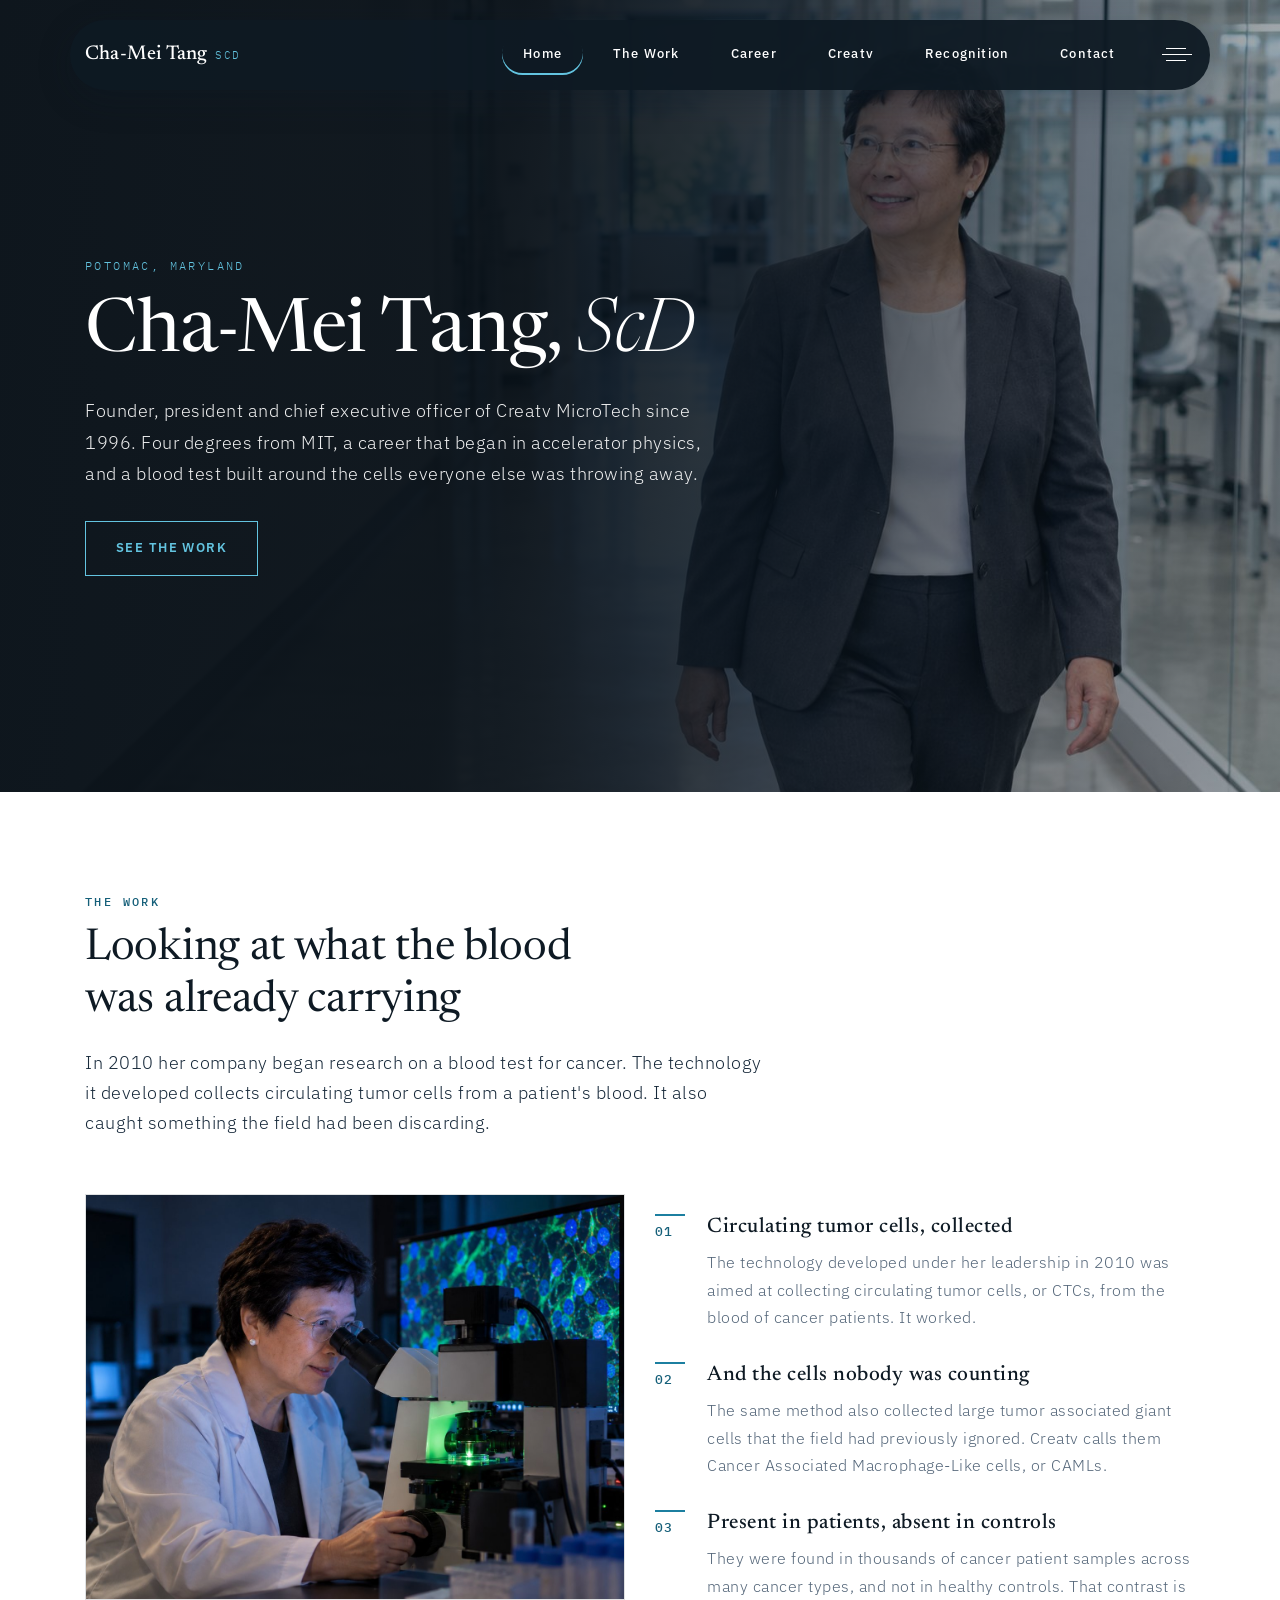
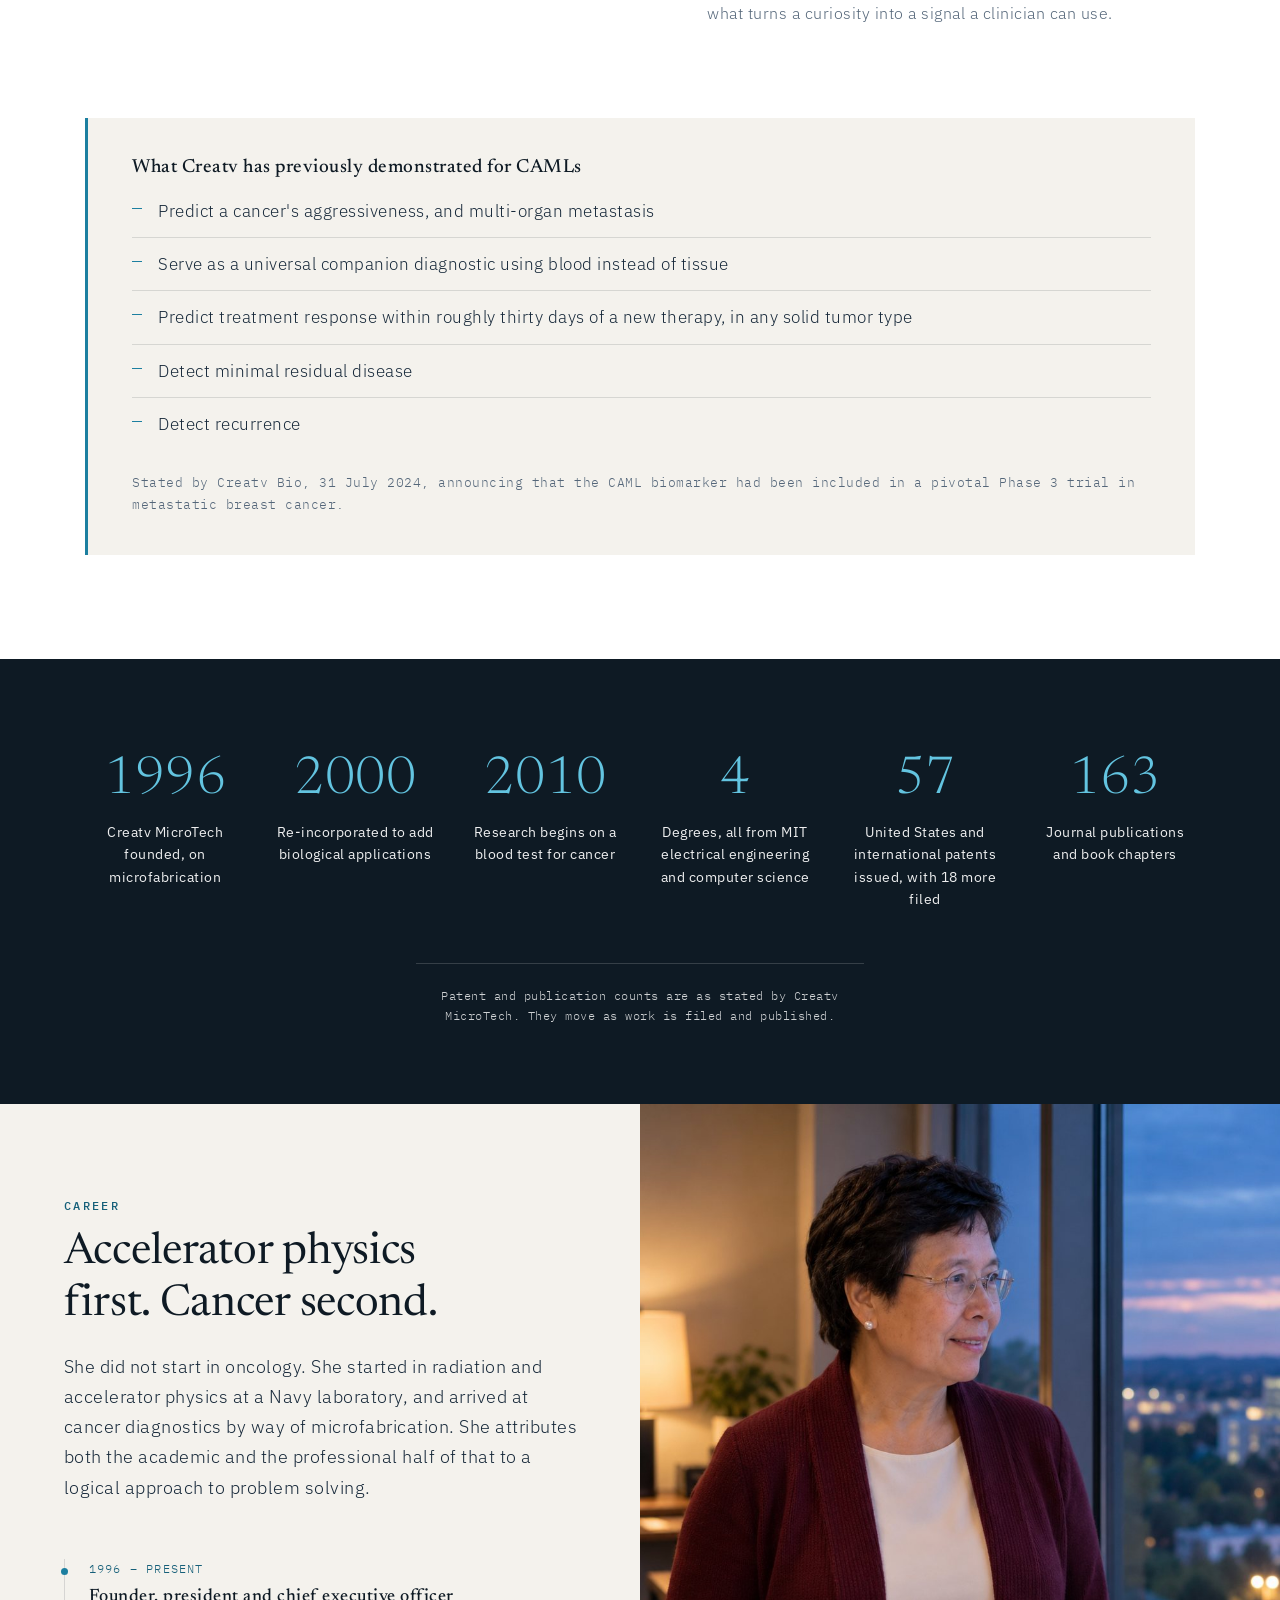
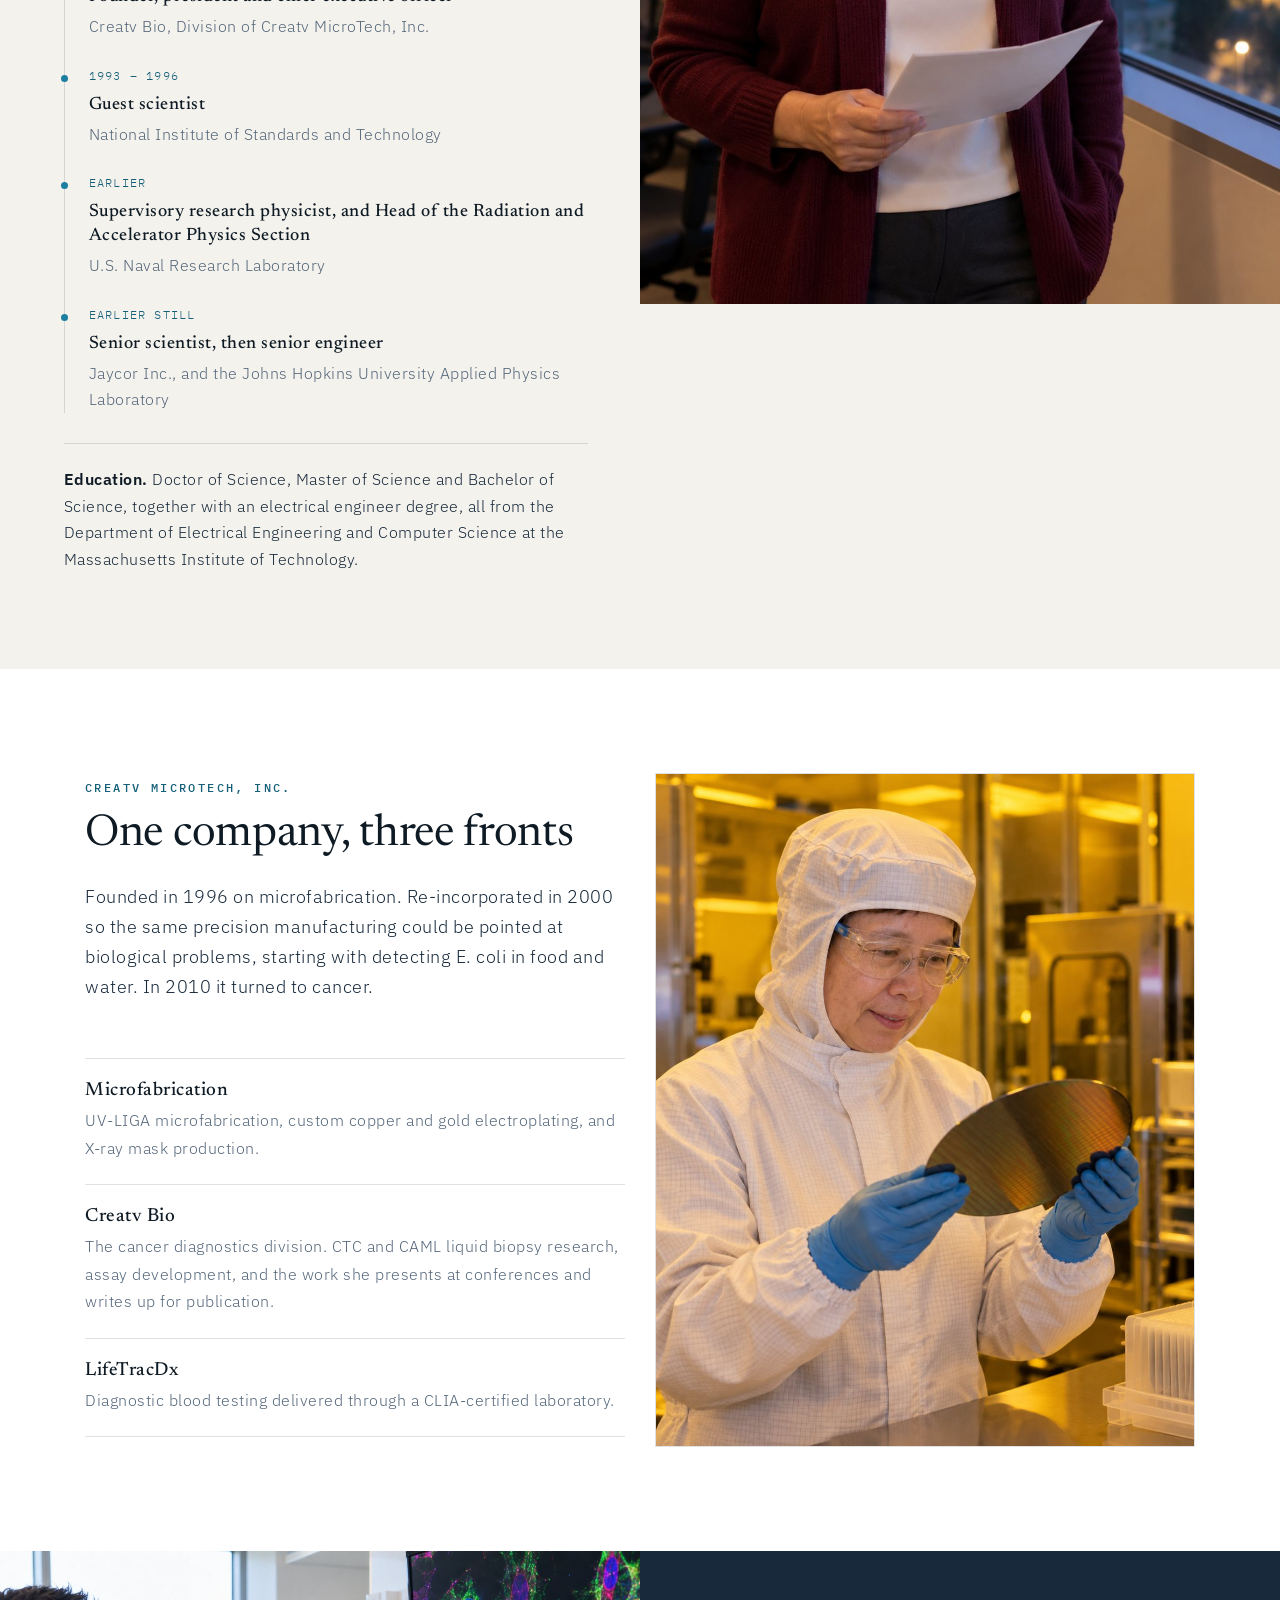
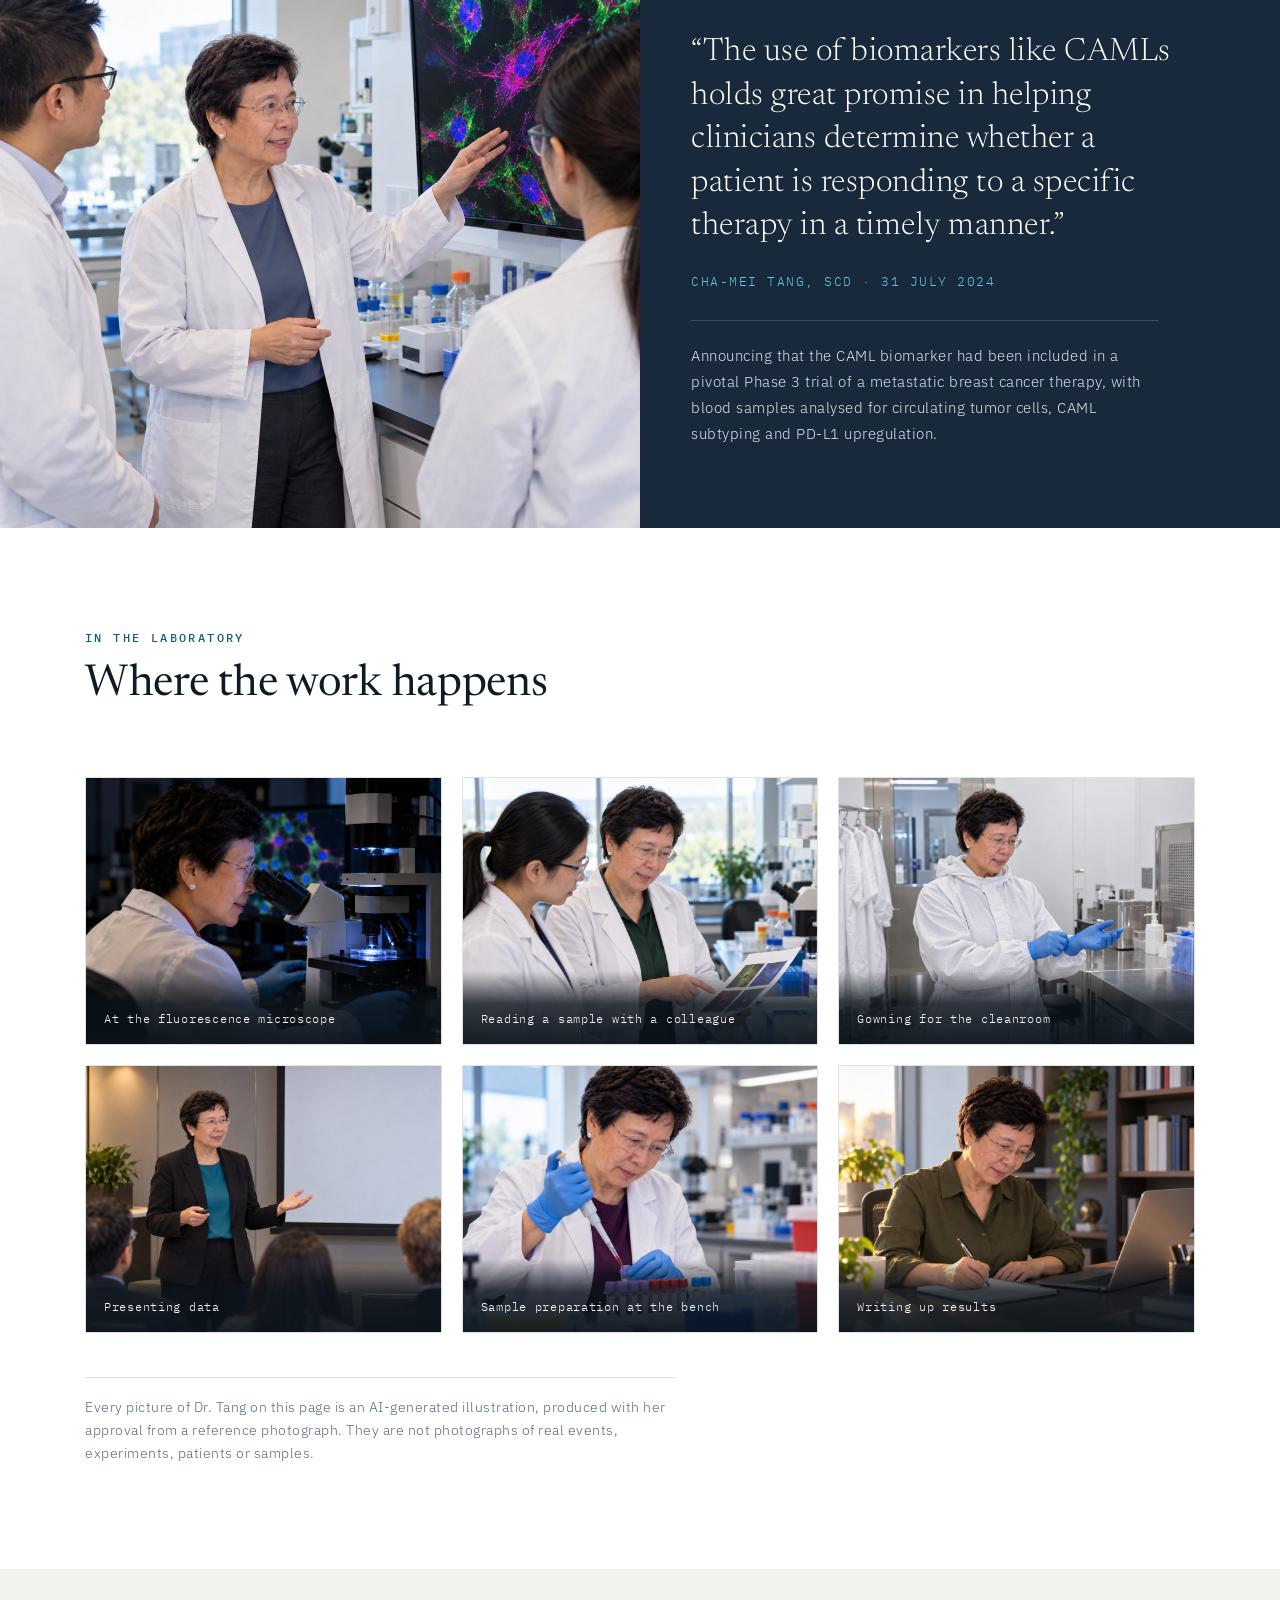
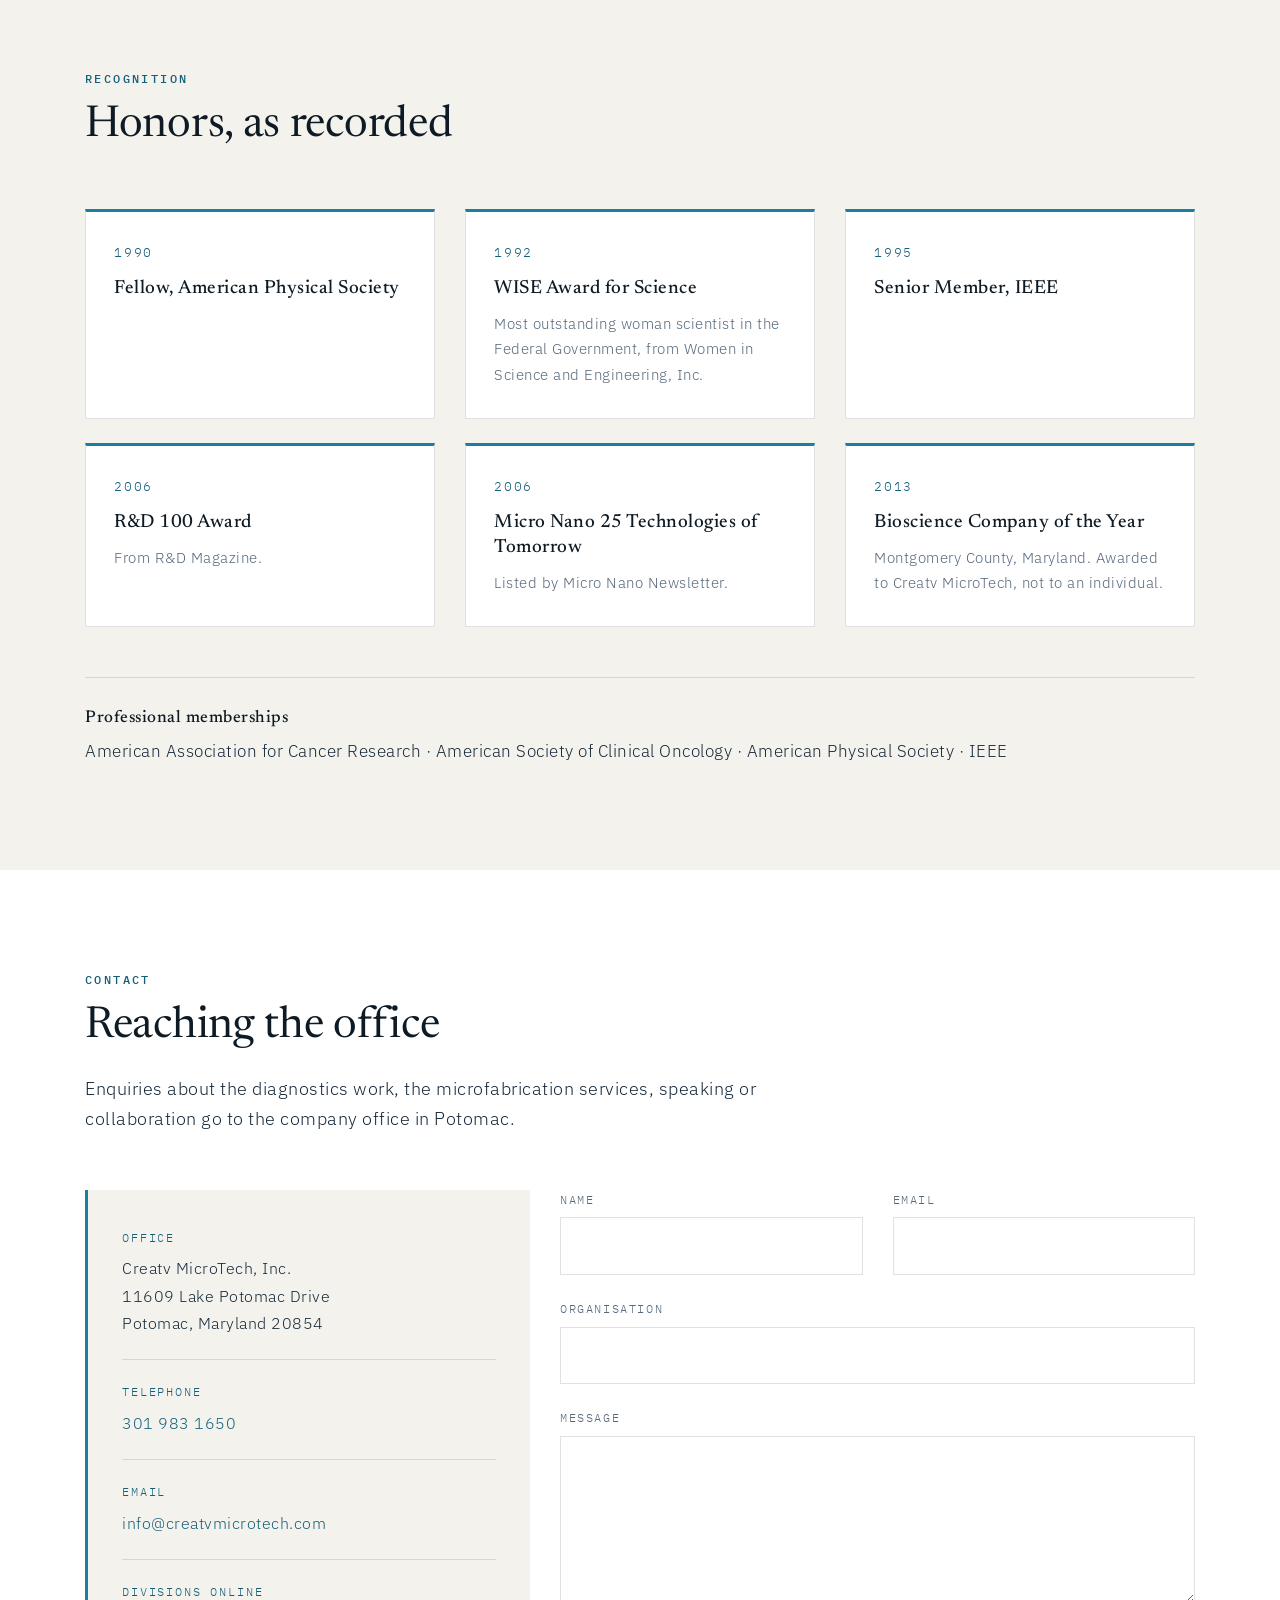
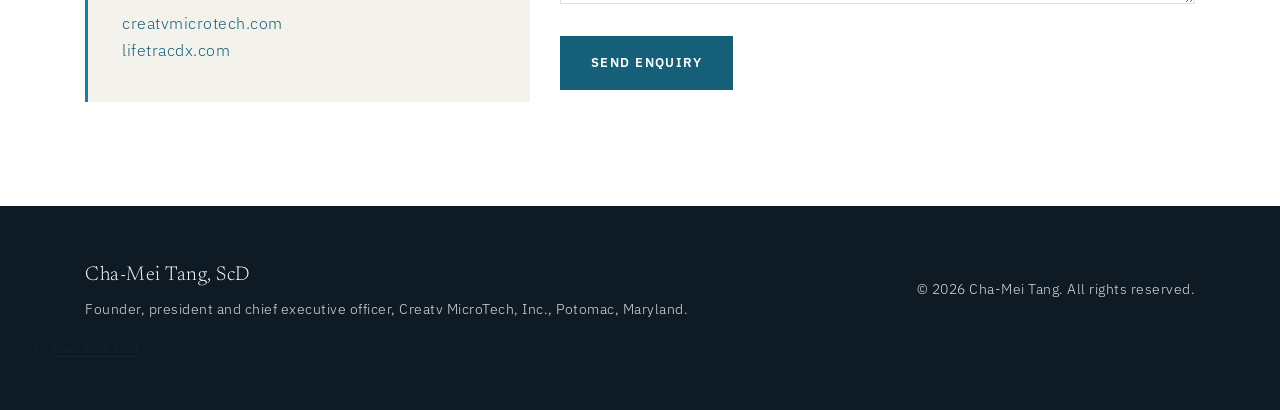
<file: index.html>
<!DOCTYPE html>
<html lang="en">
<head>
    <meta charset="utf-8">
    <meta content="width=device-width, initial-scale=1, shrink-to-fit=no" name="viewport">
    <meta name="description" content="Cha-Mei Tang, ScD, founder, president and chief executive officer of Creatv MicroTech in Potomac, Maryland. Four decades in physics and engineering, and a blood test that finds the cells cancer leaves behind.">
    <meta name="robots" content="noindex,nofollow">
    <title>Cha-Mei Tang, ScD</title>

    <link rel="icon" href="personal-profile/img/favicon.png">
    <link rel="stylesheet" href="vendor/css/bundle.min.css">
    <link rel="stylesheet" href="vendor/css/jquery.fancybox.min.css">
    <link rel="stylesheet" href="personal-profile/css/style.css">
    <link rel="stylesheet" href="personal-profile/css/custom.css">
    <!-- Site stylesheet. Loads last so it wins the cascade. -->
    <link rel="stylesheet" href="personal-profile/css/site.css">
</head>
<body data-spy="scroll" data-target=".navbar-nav" data-offset="90">

    <div class="loader" id="loader-fade">
        <div class="loader-container">
            <div class="circle"></div>
        </div>
    </div>

    <header>
        <nav class="navbar navbar-top-default navbar-expand-lg black nav-radius transparent-bg box-nav not-full no-animation ct-nav">
            <div class="container radius nav-box-shadow">
                <a class="logo link ct-logo" href="#home">
                    <span class="ct-logo-name">Cha&#8209;Mei&nbsp;Tang</span>
                    <span class="ct-logo-post">ScD</span>
                </a>
                <div class="collapse navbar-collapse d-none d-lg-block">
                    <ul class="nav navbar-nav ml-auto">
                        <li class="nav-item"> <a href="#home" class="scroll nav-link link">home</a></li>
                        <li class="nav-item"> <a href="#research" class="scroll nav-link link">the work</a></li>
                        <li class="nav-item"> <a href="#career" class="scroll nav-link link">career</a></li>
                        <li class="nav-item"> <a href="#company" class="scroll nav-link link">creatv</a></li>
                        <li class="nav-item"> <a href="#recognition" class="scroll nav-link link">recognition</a></li>
                        <li class="nav-item"> <a href="#contact" class="scroll nav-link link">contact</a></li>
                    </ul>
                </div>
                <a class="menu_bars d-inline-block menu-bars-setting menu-inner" id="sidemenu_toggle">
                    <div class="menu-lines"><span></span><span></span><span></span></div>
                </a>
            </div>
        </nav>

        <div class="side-menu">
            <div class="inner-wrapper nav-icon">
                <span class="btn-close link" id="btn_sideNavClose"></span>
                <nav class="side-nav w-100">
                    <div class="navbar-nav">
                        <a class="nav-link link scroll active" href="#home">Home</a>
                        <a class="nav-link link scroll" href="#research">The Work</a>
                        <a class="nav-link link scroll" href="#career">Career</a>
                        <a class="nav-link link scroll" href="#company">Creatv</a>
                        <a class="nav-link link scroll" href="#recognition">Recognition</a>
                        <a class="nav-link link scroll" href="#contact">Contact</a>
                        <span class="menu-line"><i class="fa fa-angle-right" aria-hidden="true"></i></span>
                    </div>
                </nav>
                <div class="side-footer text-white w-100">
                    <p class="text-white ct-side-note">Creatv MicroTech, Inc. &middot; Potomac, Maryland</p>
                </div>
            </div>
        </div>
        <a id="close_side_menu" href="javascript:void(0);"></a>
    </header>

    <!-- Hero -->
    <section id="home" class="p-0 center-block ct-hero">
        <h2 class="d-none">Cha-Mei Tang</h2>
        <div class="ct-hero-bg">
            <div class="ct-hero-inner">
                <div class="container">
                    <div class="row">
                        <div class="col-lg-7 col-md-9">
                            <p class="ct-eyebrow">Potomac, Maryland</p>
                            <h1 class="ct-h1">Cha-Mei Tang, <span>ScD</span></h1>
                            <p class="ct-lede">Founder, president and chief executive officer of Creatv MicroTech since 1996. Four degrees from MIT, a career that began in accelerator physics, and a blood test built around the cells everyone else was throwing away.</p>
                            <a href="#research" class="scroll ct-btn">See the work</a>
                        </div>
                    </div>
                </div>
            </div>
        </div>
    </section>

    <!-- The work -->
    <section id="research" class="ct-sec">
        <div class="container">
            <div class="row">
                <div class="col-lg-10">
                    <div class="ct-title">
                        <h5>The work</h5>
                        <h2>Looking at what the blood was already carrying</h2>
                        <p>In 2010 her company began research on a blood test for cancer. The technology it developed collects circulating tumor cells from a patient's blood. It also caught something the field had been discarding.</p>
                    </div>
                </div>
            </div>
            <div class="row align-items-center">
                <div class="col-lg-6 col-md-12 mb-md-5">
                    <div class="ct-figure">
                        <img alt="Reviewing fluorescence imaging of a blood sample" src="personal-profile/img/research.jpg">
                    </div>
                </div>
                <div class="col-lg-6 col-md-12">
                    <div class="ct-point">
                        <span class="ct-point-n">01</span>
                        <div>
                            <h4>Circulating tumor cells, collected</h4>
                            <p>The technology developed under her leadership in 2010 was aimed at collecting circulating tumor cells, or CTCs, from the blood of cancer patients. It worked.</p>
                        </div>
                    </div>
                    <div class="ct-point">
                        <span class="ct-point-n">02</span>
                        <div>
                            <h4>And the cells nobody was counting</h4>
                            <p>The same method also collected large tumor associated giant cells that the field had previously ignored. Creatv calls them Cancer Associated Macrophage-Like cells, or CAMLs.</p>
                        </div>
                    </div>
                    <div class="ct-point">
                        <span class="ct-point-n">03</span>
                        <div>
                            <h4>Present in patients, absent in controls</h4>
                            <p>They were found in thousands of cancer patient samples across many cancer types, and not in healthy controls. That contrast is what turns a curiosity into a signal a clinician can use.</p>
                        </div>
                    </div>
                </div>
            </div>

            <div class="row">
                <div class="col-12">
                    <div class="ct-claims">
                        <h4 class="ct-claims-title">What Creatv has previously demonstrated for CAMLs</h4>
                        <ul>
                            <li>Predict a cancer's aggressiveness, and multi-organ metastasis</li>
                            <li>Serve as a universal companion diagnostic using blood instead of tissue</li>
                            <li>Predict treatment response within roughly thirty days of a new therapy, in any solid tumor type</li>
                            <li>Detect minimal residual disease</li>
                            <li>Detect recurrence</li>
                        </ul>
                        <p class="ct-src">Stated by Creatv Bio, 31 July 2024, announcing that the CAML biomarker had been included in a pivotal Phase 3 trial in metastatic breast cancer.</p>
                    </div>
                </div>
            </div>
        </div>
    </section>

    <!-- Numbers -->
    <section class="stats ct-stats">
        <h2 class="d-none">Milestones</h2>
        <div class="container">
            <div class="row">
                <div class="col-lg-2 col-md-4 col-6 ct-stat">
                    <p class="ct-stat-n">1996</p>
                    <h6>Creatv MicroTech founded, on microfabrication</h6>
                </div>
                <div class="col-lg-2 col-md-4 col-6 ct-stat">
                    <p class="ct-stat-n">2000</p>
                    <h6>Re-incorporated to add biological applications</h6>
                </div>
                <div class="col-lg-2 col-md-4 col-6 ct-stat">
                    <p class="ct-stat-n">2010</p>
                    <h6>Research begins on a blood test for cancer</h6>
                </div>
                <div class="col-lg-2 col-md-4 col-6 ct-stat">
                    <p class="ct-stat-n">4</p>
                    <h6>Degrees, all from MIT electrical engineering and computer science</h6>
                </div>
                <div class="col-lg-2 col-md-4 col-6 ct-stat">
                    <p class="ct-stat-n">57</p>
                    <h6>United States and international patents issued, with 18 more filed</h6>
                </div>
                <div class="col-lg-2 col-md-4 col-6 ct-stat">
                    <p class="ct-stat-n">163</p>
                    <h6>Journal publications and book chapters</h6>
                </div>
            </div>
            <p class="ct-stats-note">Patent and publication counts are as stated by Creatv MicroTech. They move as work is filed and published.</p>
        </div>
    </section>

    <!-- Career -->
    <section id="career" class="half-section p-0 ct-half">
        <h2 class="d-none">Career</h2>
        <div class="container-fluid">
            <div class="row align-items-center">
                <div class="col-lg-6 col-md-12 p-0 order-lg-2">
                    <div class="ct-half-img">
                        <img alt="Cha-Mei Tang at work" src="personal-profile/img/career.jpg" class="w-100">
                    </div>
                </div>
                <div class="col-lg-6 col-md-12">
                    <div class="ct-half-body">
                        <div class="ct-title text-left">
                            <h5>Career</h5>
                            <h2>Accelerator physics first. Cancer second.</h2>
                            <p>She did not start in oncology. She started in radiation and accelerator physics at a Navy laboratory, and arrived at cancer diagnostics by way of microfabrication. She attributes both the academic and the professional half of that to a logical approach to problem solving.</p>
                        </div>
                        <ul class="ct-timeline">
                            <li>
                                <span class="ct-year">1996 &ndash; present</span>
                                <h6>Founder, president and chief executive officer</h6>
                                <p>Creatv Bio, Division of Creatv MicroTech, Inc.</p>
                            </li>
                            <li>
                                <span class="ct-year">1993 &ndash; 1996</span>
                                <h6>Guest scientist</h6>
                                <p>National Institute of Standards and Technology</p>
                            </li>
                            <li>
                                <span class="ct-year">Earlier</span>
                                <h6>Supervisory research physicist, and Head of the Radiation and Accelerator Physics Section</h6>
                                <p>U.S. Naval Research Laboratory</p>
                            </li>
                            <li>
                                <span class="ct-year">Earlier still</span>
                                <h6>Senior scientist, then senior engineer</h6>
                                <p>Jaycor Inc., and the Johns Hopkins University Applied Physics Laboratory</p>
                            </li>
                        </ul>
                        <p class="ct-edu"><b>Education.</b> Doctor of Science, Master of Science and Bachelor of Science, together with an electrical engineer degree, all from the Department of Electrical Engineering and Computer Science at the Massachusetts Institute of Technology.</p>
                    </div>
                </div>
            </div>
        </div>
    </section>

    <!-- Company -->
    <section id="company" class="ct-sec ct-company">
        <div class="container">
            <div class="row align-items-center">
                <div class="col-lg-6 col-md-12 md-mb-5">
                    <div class="ct-title text-left">
                        <h5>Creatv MicroTech, Inc.</h5>
                        <h2>One company, three fronts</h2>
                        <p>Founded in 1996 on microfabrication. Re-incorporated in 2000 so the same precision manufacturing could be pointed at biological problems, starting with detecting E. coli in food and water. In 2010 it turned to cancer.</p>
                    </div>
                    <div class="ct-div-list">
                        <div class="ct-div">
                            <h4>Microfabrication</h4>
                            <p>UV-LIGA microfabrication, custom copper and gold electroplating, and X-ray mask production.</p>
                        </div>
                        <div class="ct-div">
                            <h4>Creatv Bio</h4>
                            <p>The cancer diagnostics division. CTC and CAML liquid biopsy research, assay development, and the work she presents at conferences and writes up for publication.</p>
                        </div>
                        <div class="ct-div">
                            <h4>LifeTracDx</h4>
                            <p>Diagnostic blood testing delivered through a CLIA-certified laboratory.</p>
                        </div>
                    </div>
                    <!-- Needs Client Confirmation: 57 issued / 18 filed patents and 163
                         publications come from the company's own About page, not from the
                         Marquis release. Ask her to confirm the current numbers before the
                         site is announced. -->
                </div>
                <div class="col-lg-6 col-md-12">
                    <div class="ct-figure ct-figure-tall">
                        <img alt="Microfabrication and sample preparation work at Creatv" src="personal-profile/img/company.jpg">
                    </div>
                </div>
            </div>
        </div>
    </section>

    <!-- Quote -->
    <section class="half-section p-0 ct-quote-sec">
        <h2 class="d-none">In her words</h2>
        <div class="container-fluid">
            <div class="row align-items-center">
                <div class="col-md-6 col-sm-12 p-0 ct-quote-img">
                    <img alt="Discussing results with the laboratory team" src="personal-profile/img/mission.jpg" class="w-100">
                </div>
                <div class="col-md-6 col-sm-12 p-0 ct-quote-panel">
                    <div class="ct-quote-body">
                        <blockquote>
                            <p>The use of biomarkers like CAMLs holds great promise in helping clinicians determine whether a patient is responding to a specific therapy in a timely manner.</p>
                            <cite>Cha-Mei Tang, ScD &middot; 31 July 2024</cite>
                        </blockquote>
                        <p class="ct-quote-note">Announcing that the CAML biomarker had been included in a pivotal Phase 3 trial of a metastatic breast cancer therapy, with blood samples analysed for circulating tumor cells, CAML subtyping and PD-L1 upregulation.</p>
                    </div>
                </div>
            </div>
        </div>
    </section>

    <!-- Gallery -->
    <section id="work" class="ct-sec ct-gallery-sec">
        <div class="container">
            <div class="row">
                <div class="col-lg-10">
                    <div class="ct-title">
                        <h5>In the laboratory</h5>
                        <h2>Where the work happens</h2>
                    </div>
                </div>
            </div>
            <div class="row ct-gallery">
                <div class="col-md-4 col-sm-6 ct-plate">
                    <a href="personal-profile/img/plate-1.jpg" data-fancybox="plates">
                        <img src="personal-profile/img/plate-1.jpg" alt="At the fluorescence microscope">
                        <span class="ct-plate-cap">At the fluorescence microscope</span>
                    </a>
                </div>
                <div class="col-md-4 col-sm-6 ct-plate">
                    <a href="personal-profile/img/plate-2.jpg" data-fancybox="plates">
                        <img src="personal-profile/img/plate-2.jpg" alt="Reading a sample with a colleague">
                        <span class="ct-plate-cap">Reading a sample with a colleague</span>
                    </a>
                </div>
                <div class="col-md-4 col-sm-6 ct-plate">
                    <a href="personal-profile/img/plate-3.jpg" data-fancybox="plates">
                        <img src="personal-profile/img/plate-3.jpg" alt="Gowning for the cleanroom">
                        <span class="ct-plate-cap">Gowning for the cleanroom</span>
                    </a>
                </div>
                <div class="col-md-4 col-sm-6 ct-plate">
                    <a href="personal-profile/img/plate-4.jpg" data-fancybox="plates">
                        <img src="personal-profile/img/plate-4.jpg" alt="Presenting data">
                        <span class="ct-plate-cap">Presenting data</span>
                    </a>
                </div>
                <div class="col-md-4 col-sm-6 ct-plate">
                    <a href="personal-profile/img/plate-5.jpg" data-fancybox="plates">
                        <img src="personal-profile/img/plate-5.jpg" alt="Sample preparation at the bench">
                        <span class="ct-plate-cap">Sample preparation at the bench</span>
                    </a>
                </div>
                <div class="col-md-4 col-sm-6 ct-plate">
                    <a href="personal-profile/img/plate-6.jpg" data-fancybox="plates">
                        <img src="personal-profile/img/plate-6.jpg" alt="Writing up results">
                        <span class="ct-plate-cap">Writing up results</span>
                    </a>
                </div>
            </div>
            <p class="ct-plate-note">Every picture of Dr. Tang on this page is an AI-generated illustration, produced with her approval from a reference photograph. They are not photographs of real events, experiments, patients or samples.</p>
        </div>
    </section>

    <!-- Recognition -->
    <section id="recognition" class="ct-sec ct-recog">
        <div class="container">
            <div class="row">
                <div class="col-lg-10">
                    <div class="ct-title">
                        <h5>Recognition</h5>
                        <h2>Honors, as recorded</h2>
                    </div>
                </div>
            </div>
            <div class="row">
                <div class="col-lg-4 col-md-6 ct-card-col">
                    <div class="ct-card">
                        <span class="ct-card-year">1990</span>
                        <h4>Fellow, American Physical Society</h4>
                    </div>
                </div>
                <div class="col-lg-4 col-md-6 ct-card-col">
                    <div class="ct-card">
                        <span class="ct-card-year">1992</span>
                        <h4>WISE Award for Science</h4>
                        <p>Most outstanding woman scientist in the Federal Government, from Women in Science and Engineering, Inc.</p>
                    </div>
                </div>
                <div class="col-lg-4 col-md-6 ct-card-col">
                    <div class="ct-card">
                        <span class="ct-card-year">1995</span>
                        <h4>Senior Member, IEEE</h4>
                    </div>
                </div>
                <div class="col-lg-4 col-md-6 ct-card-col">
                    <div class="ct-card">
                        <span class="ct-card-year">2006</span>
                        <h4>R&amp;D 100 Award</h4>
                        <p>From R&amp;D Magazine.</p>
                    </div>
                </div>
                <div class="col-lg-4 col-md-6 ct-card-col">
                    <div class="ct-card">
                        <span class="ct-card-year">2006</span>
                        <h4>Micro Nano 25 Technologies of Tomorrow</h4>
                        <p>Listed by Micro Nano Newsletter.</p>
                    </div>
                </div>
                <div class="col-lg-4 col-md-6 ct-card-col">
                    <div class="ct-card">
                        <span class="ct-card-year">2013</span>
                        <h4>Bioscience Company of the Year</h4>
                        <p>Montgomery County, Maryland. Awarded to Creatv MicroTech, not to an individual.</p>
                    </div>
                </div>
            </div>

            <div class="row">
                <div class="col-12">
                    <div class="ct-affil">
                        <h4>Professional memberships</h4>
                        <p>American Association for Cancer Research &middot; American Society of Clinical Oncology &middot; American Physical Society &middot; IEEE</p>
                    </div>
                </div>
            </div>
        </div>
    </section>

    <!-- Contact -->
    <section id="contact" class="ct-sec ct-contact">
        <div class="container">
            <div class="row">
                <div class="col-lg-10">
                    <div class="ct-title">
                        <h5>Contact</h5>
                        <h2>Reaching the office</h2>
                        <p>Enquiries about the diagnostics work, the microfabrication services, speaking or collaboration go to the company office in Potomac.</p>
                    </div>
                </div>
            </div>
            <div class="row">
                <div class="col-lg-5 col-md-12 md-mb-5">
                    <div class="ct-contact-card">
                        <div class="ct-ci">
                            <span class="ct-ci-label">Office</span>
                            <p>Creatv MicroTech, Inc.<br>11609 Lake Potomac Drive<br>Potomac, Maryland 20854</p>
                        </div>
                        <div class="ct-ci">
                            <span class="ct-ci-label">Telephone</span>
                            <p><a href="tel:+13019831650">301&nbsp;983&nbsp;1650</a></p>
                        </div>
                        <div class="ct-ci">
                            <span class="ct-ci-label">Email</span>
                            <p><a href="mailto:info@creatvmicrotech.com">info@creatvmicrotech.com</a></p>
                        </div>
                        <div class="ct-ci">
                            <span class="ct-ci-label">Divisions online</span>
                            <p><a href="https://www.creatvmicrotech.com" target="_blank" rel="noopener">creatvmicrotech.com</a><br><a href="https://www.lifetracdx.com" target="_blank" rel="noopener">lifetracdx.com</a></p>
                        </div>
                    </div>
                </div>
                <div class="col-lg-7 col-md-12">
                    <!-- The form posts to FormSubmit, addressed to the email she gave on her order
                         form. FormSubmit requires the recipient to click a one-time activation
                         link on the first submission. Until that is clicked the endpoint holds
                         rather than delivers. Confirm activation before announcing the site. -->
                    <form class="ct-form" action="https://formsubmit.co/cmtinc@gmail.com" method="POST">
                        <input type="hidden" name="_subject" value="Enquiry from cha-mei-tang site">
                        <input type="hidden" name="_captcha" value="false">
                        <input type="hidden" name="_template" value="table">
                        <input type="text" name="_honey" style="display:none">
                        <div class="row">
                            <div class="col-md-6">
                                <label for="ct-name">Name</label>
                                <input id="ct-name" type="text" name="name" required>
                            </div>
                            <div class="col-md-6">
                                <label for="ct-email">Email</label>
                                <input id="ct-email" type="email" name="email" required>
                            </div>
                            <div class="col-md-12">
                                <label for="ct-org">Organisation</label>
                                <input id="ct-org" type="text" name="organisation">
                            </div>
                            <div class="col-md-12">
                                <label for="ct-msg">Message</label>
                                <textarea id="ct-msg" name="message" rows="5" required></textarea>
                            </div>
                            <div class="col-md-12">
                                <button type="submit" class="ct-btn ct-btn-solid">Send enquiry</button>
                            </div>
                        </div>
                    </form>
                </div>
            </div>
        </div>
    </section>

    <footer class="ct-footer">
        <div class="container">
            <div class="row align-items-center">
                <div class="col-md-8">
                    <p class="ct-foot-name">Cha-Mei Tang, ScD</p>
                    <p class="ct-foot-note">Founder, president and chief executive officer, Creatv MicroTech, Inc., Potomac, Maryland.</p>
                </div>
                <div class="col-md-4 text-md-right">
                    <p class="ct-foot-note">&copy; <span id="ct-year">2026</span> Cha-Mei Tang. All rights reserved.</p>
                </div>
            </div>
        </div>
    
<p style="margin:18px 0 0;font-size:12px;line-height:1.5;opacity:.6;letter-spacing:.02em">made by <a href="https://ranatahirbilal.com" rel="nofollow noopener" target="_blank" style="color:inherit;text-decoration:none;border-bottom:1px solid currentColor">Rana Tahir Bilal</a></p>
</footer>

    <script src="vendor/js/bundle.min.js"></script>
    <script src="vendor/js/jquery.fancybox.min.js"></script>
    <script src="vendor/js/jquery.appear.js"></script>
    <script src="vendor/js/wow.min.js"></script>
    <script src="personal-profile/js/site.js"></script>
</body>
</html>
</file>
<file: personal-profile/css/style.css>
/* ===================================
    About
====================================== */

/*
    Theme Name: MegaOne
    Theme URI:
    Author: Themes Industry
    Author URI:
    Description: One Page Parallax Template
    Tags: one page, multipurpose, parallax, creative, html5
*/

/* ===================================
    Table of Content
====================================== */

/*  - Fonts
    - General
    - Social Icon Hover
    - Header And Navigation
    - Slider
    - About
    - Work
    - Clients
    - Pricing
    - Blog
      - Blog Pages
    - Contact
      - Contact Pages  
    - Footer
    - Shop Pages
      - Shop
      - Shop Cart & Shop Wishlist
      - Shop Detail
    - Other Pages
      - Features
      - Services
      - Standalone
      - FAQ'S
      - Comingsoon
      - Login & Register
      - Forget Password
      - Signup & Signin
    - Loader
    - Media Queries   */

/* ===================================
    Google fonts
====================================== */
@import url('https://fonts.googleapis.com/css?family=Roboto:300,400,500,700');
@import url('https://fonts.googleapis.com/css?family=Dosis:200,300,400,500,600,700');

.font-primary {
    font-family: 'Dosis', sans-serif;
}
.font-secondary {
    font-family: 'Roboto', sans-serif;
}

/* ===================================
    General
====================================== */
body {
    font-family: 'Roboto', sans-serif;
    font-size: 15px;
    color: #666666;
    font-weight: 300;
    line-height: 26px;
    letter-spacing: 0.5px;
    overflow-x: hidden;
    -webkit-font-smoothing: antialiased;
}
ol, ul {
    margin: 0;
    padding: 0;
    list-style: none;
}
section, .section-padding {position: relative; padding: 7.5rem 0; overflow: hidden;}

.portfolio-padding {
    padding: 7.5rem 0 4rem;
}
h1, h2, h3, h4, h5, h6 {
    font-family: 'Dosis', sans-serif;
}
h1, h2, h3, h4, h5, h6 {
    line-height: 1;
}
h1 {
    font-size: 72px;
}
.h1 {
    font-size: 4rem;
}
h2 {
    font-size: 3rem;
}
p {
    margin: 0;
    padding: 0;
    font-size: 15px;
    color: #535353;
}
.line-height-heading {
    line-height: 1.2;
}
.line-height-normal {
    line-height: normal;
}
.line-height-17px {
    line-height: 17px;
}
.line-height-25px {
    line-height: 25px;
}
.line-height-35px {
    line-height: 35px;
}
img {
    max-width: 100%;
}
/* Width */

.w-71 {
    width: 71% !important;
}
.w-73 {
    width: 73% !important;
}
.w-77 {
    width: 77% !important;
}
.w-82 {
    width: 82% !important;
}
.w-87 {
    width: 87% !important;
}
.w-93 {
    width: 93% !important;
}
.w-265 {
    max-width: 265px;
}
.va-middle {
    vertical-align: middle;
}

a, a:active, a:focus, a:hover {
    text-decoration: none !important;
    outline: none;
}
a:focus, a:hover {
    color: #18191d;
}
a, *::before, *::after, img, input, button, .navbar, .fixedmenu, .tp-bullet, .owl-dot, .owl-prev, .owl-next, .testimonial-text, .testimonial-text:hover {
    -webkit-transition: all .3s ease;
    -o-transition: all .3s ease;
     transition: all .3s ease;
}
i::before, i::after {
    -webkit-transition: all .0s ease;
    -o-transition: all .0s ease;
    transition: all .0s ease;
}
/* transition none */
.no-transition *{transition-timing-function:initial; -moz-transition-timing-function:initial; -webkit-transition-timing-function:initial; -o-transition-timing-function:initial; -ms-transition-timing-function:initial; transition-duration: 0s; -moz-transition-duration: 0s; -webkit-transition-duration: 0s; -o-transition-duration: 0s; -ms-transition-duration: 0s;}
.no-animation {animation: none !important;}
.no-transform {transform: none !important;}
::-webkit-scrollbar-track {background-color: #e9edf0;border-left: 1px solid #ededed;}
::-webkit-scrollbar {width: 7px;background-color: #dc3545;}
::-webkit-scrollbar-thumb {background:#dc3545;}

.pt-10px {
 padding-top: 10px;
}
.pt-15px {
    padding-top: 15px;
}
.pt-20px {
    padding-top: 20px;
}
.pb-10px {
    padding-bottom: 10px;
}
.pb-40px {
    padding-bottom: 40px;
}
.pl-2rem {
    padding-left: 2rem;
}
.pt-7rem {
    padding-top: 7rem;
}
.pb-7rem {
    padding-bottom: 7rem;
}
.p-7rem {
    padding: 7rem 0;
}
.p-half {
    padding: 3.75rem 0;
}
.pt-half {
    padding-top: 3.75rem;
}
.pb-half {
    padding-bottom: 3.75rem;
}
.mt-7rem {
    margin-top: 7rem;
}
.mb-7rem {
    margin-bottom: 7rem;
}
.mt-10px {
    margin-top: 10px;
}
.mb-10px {
    margin-bottom: 10px;
}
.mt-15px {
    margin-top: 15px;
}
.mb-15px {
    margin-bottom: 15px;
}
.mt-20px {
    margin-top: 20px;
}
.mb-20px {
   margin-bottom: 20px;
}
.mt-25px {
    margin-top: 25px;
}
.mb-25px {
    margin-bottom: 25px;
}
.mt-30px {
    margin-top: 30px;
}
.mb-30px {
    margin-bottom: 30px;
}
.mt-35px {
    margin-top: 35px;
}
.mb-35px {
    margin-bottom: 35px;
}
.mt-40px {
    margin-top: 40px;
}
.mb-40px {
    margin-bottom: 40px;
}
.mt-50px {
    margin-top: 50px;
}
.mb-50px {
    margin-bottom: 50px;
}
.mt-80px {
    margin-top: 80px;
}
.mt-105px {
    margin-top: 105px;
}
.mt-120px {
    margin-top: 120px;
}
.mt-750rem {
    margin-top: .75rem !important;
}
.mt-130rem {
    margin-top: 1.30rem !important;
}
.mb-175rem {
    margin-bottom: 1.75rem !important;
}
.mb-2rem {
    margin-bottom: 2rem !important;
}
.heading-space {
    margin-bottom: 4.125rem;
}
/* center block */
.center-block {
    display: -webkit-box;
    display: -webkit-flex;
    display: -moz-box;
    display: -ms-flexbox;
    display: flex;
    -webkit-box-pack: center;
    -webkit-justify-content: center;
    -moz-box-pack: center;
    -ms-flex-pack: center;
    justify-content: center;
    -webkit-box-orient: vertical;
    -webkit-box-direction: normal;
    -webkit-flex-direction: column;
    -moz-box-orient: vertical;
    -moz-box-direction: normal;
    -ms-flex-direction: column;
    flex-direction: column;
    -webkit-box-align: center;
    -webkit-align-items: center;
    -moz-box-align: center;
    -ms-flex-align: center;
    align-items: center;
}

#google-map {
    height: 400px;
    width: 100%;
}
.col-map #google-map {
     height: 418px;
}
.h-100vh {
    min-height: 100vh !important;
}
.hidden {
   visibility: hidden !important;
}
.map {
    background: url("../img/map.jpg");
}

.heading-para-setting {
    max-width: 950px;
    margin: 0 auto;
}
.fullscreen{
    height: 100vh !important;
    width: 100%;
}
.half-section{
    width: 100%;
}
.half-section {
    position: relative;
    overflow: hidden;
}

.content-setting {
    text-transform: capitalize;
    font-weight: 300;
    max-width: 650px;
    margin-left: auto;
    margin-right: auto;
    padding: 0 15px;
}

/* hover on images */
.hover-effect::before,
.hover-effect::after {
    content: "";
    background: #fff;
    height: 0;
    width: 0;
    z-index: 1;
    position: absolute;
    -webkit-transition-duration: 1.3s !important;
    -o-transition-duration: 1.3s;
    transition-duration: 1.3s !important;
}
.hover-effect::before {
    right: 0;
    opacity: 1;
    top: 0;
}
.hover-effect::after {
    bottom: 0;
    opacity: .7;
    left: 0;
}
.hover-effect:hover::after, .hover-effect:hover::before {
    height: 100%;
    opacity: 0;
    width: 100%;
}

/* img wrap */
.image {
    overflow: hidden;
}
a.image{
    display: block;
}
.image img {
    width: 100%;
    height: 100%;
    display: block;
}
.image, .image img {
    position: relative;
}
.split-blog-scale img {
    transform: scale(1);
    transition: 1s;
}
.split-blog-scale:hover img {
    transform: scale(1.2);
}
/* background color */
.bg-light-gray {
    background-color: #f6f6f6;
}
.bg-summer-sky {
     background-color: #dc3545;
}
.bg-yellow {
    background: #dccF35;
}

.bg-black {
    background-color: #18191d;
}
.bg-black2 {
    background-color: #262626;
}
.bg-black3 {
    background-color: #19283e;
}
.bg-white2 {
    background-color: #ffffff;
}
.transparent-bg {
    background-color: transparent;
}
.bg-dark {
    background-color: #1d1d21 !important;
}
.bg-gradient {
    background: linear-gradient(60deg, rgba(220, 207, 53, 0.76) 0%, rgba(220, 53, 69, 0.67) 70%);
}
/* background color hover */
.hvr-bg-light-gray:hover {
    background-color: #f6f6f6;
}
.hvr-bg-summer-sky:hover {
    background-color: #dc3545;
}
.hvr-bg-black:hover {
    background-color: #18191d;
}
.hvr-bg-black2:hover {
    background-color: #262626;
}
.hvr-bg-black3:hover {
    background-color: #19283e;
}
.hvr-bg-white2:hover {
    background-color: #ffffff;
}
/* overlay */
.overlay {
    background-color: #dc3545;
    opacity: 0.75;
    padding-bottom: 10px;
    padding-left: 15px;
    padding-right: 15px;
    padding-top: 10px;
    position: absolute;
    visibility: hidden;
    z-index: 98;
    height: 100%;
    width: 100%;
    left: 0;
    top: 0;
}
/* overlay-setting */
.bg-overlay {
    position: absolute;
    top: 0;
    left: 0;
    width: 100%;
    height: 100%;
}
/* opacity */
.opacity-1 { opacity: .1; }
.opacity-2 { opacity: .2; }
.opacity-3 { opacity: .3; }
.opacity-4 { opacity: .4; }
.opacity-5 { opacity: .5; }
.opacity-6 { opacity: .6; }
.opacity-7 { opacity: .7; }
.opacity-8 { opacity: .8; }
.opacity-9 { opacity: .9; }

/* z-index */
.z-index-1 { z-index: 1; }

/* text-color */
.color-black { color: #18191d; }
.color-grey { color: #535353; }
.color-light-grey {color: #6f6f6f;}
.color-light-grey2 {color: #a5a5a5;}
.color-vlight-grey { color: #8c8c8c;}
.color-vlight-grey2 {color: #ebebeb;}
.color-white {color: #ffffff;}
.color-light-gw {color: #f7f7f7;}
.color-summer-sky {color: #dc3545;}
.text-black { color: #18191d; }

/* font-size */
.font-13 {font-size: 13px;}
.font-14 {font-size: 14px;}
.font-16 {font-size: 16px;}
.font-18 {font-size: 18px;}
.font-20 {font-size: 20px;}
.font-30 {font-size: 30px;}
.font-72 {font-size: 72px;}
.slider-text {font-size: 60px;}

/* font-weight */
.font-weight-100{font-weight: 100;}
.font-weight-200{font-weight: 200;}
.font-weight-500{font-weight: 500;}
.font-weight-600{font-weight: 600;}

/* border */
.border-light2 {
    border: 1px solid #e8e8e8;
}
.border-vlight {
    border: 1px solid #f8f9fa;
}

/* buttons */
.btn:hover, .btn:active, .btn:focus {
    outline: none;
    box-shadow: none;
}
button {
    cursor: pointer;
}
button:hover, button:active, button:focus {
    outline: none;
}
.btn-setting {
    padding: 9px 34px;
    width: auto;
    display: inline-block;
    font-weight: 400;
    line-height: 25px;
    font-size: 15px;
    text-transform: capitalize;
    text-align: center;
    -webkit-border-radius: 36px;
    border-radius: 36px;
    position: relative;
    z-index: 1;
    overflow: hidden;
    border: 1px solid transparent;
    -webkit-transition: all .5s ease;
    -o-transition: all .5s ease;
    transition: all .5s ease !important;
}
.btn-setting b {
    text-transform: capitalize;
}
.btn-hvr-setting {
    z-index: -1;
    position: absolute;
    left: 0;
    top: 0;
    width: 100%;
    height: 100%;
    border-radius: 50px;
}
.btn-hvr-setting-inner {
    position: relative;
    display: block;
    height: 100%;
    overflow: hidden;
}
.btn-hvr-effect {
    position: absolute;
    top: 0;
    width: 25%;
    height: 100%;
    border-radius: 100%;
    -webkit-transform: translate3d(0, 150%, 0) scale(1.7); transform: translate3d(0, 150%, 0) scale(1.7); -webkit-transition: -webkit-transform 0.45s;
    transition: -webkit-transform 0.45s; transition: transform 0.45s !important;
    background: #ffffff;
    border-color: #ffffff;
}
.btn-hvr-effect:nth-child(1) {
    left: 0;
    -webkit-transition-delay: 0s; transition-delay: 0s !important;
}
.btn-hvr-effect:nth-child(2) {
    left: 30%;
    -webkit-transition-delay: 0.08s; transition-delay: 0.08s !important;
}
.btn-hvr-effect:nth-child(3) {
    left: 60%;
    -webkit-transition-delay: 0.16s; transition-delay: 0.16s !important;
}
.btn-hvr-effect:nth-child(4) {
    left: 90%;
    -webkit-transition-delay: 0.24s; transition-delay: 0.24s !important;
}
.btn-hvr-setting:hover .btn-hvr-effect, .btn-hvr-setting-main:hover .btn-hvr-effect, .btn-hvr-setting-main:active .btn-hvr-effect, .btn-hvr-setting-main:focus .btn-hvr-effect {
    -webkit-transform: translateZ(0) scale(1.7); transform: translateZ(0) scale(1.7) !important;
}
.btn-summer-sky {
    border-color: #dc3545;
    background-color: #dc3545;
    color: #ffffff;
}
.btn-summer-sky2 {
    border-color: #dc3545;
    color: #dc3545;
}
.btn-white, .btn-white2 {
    background-color: #ffffff;
    color: #18191d;
}
.btn-transparent2 {
    border: 1px solid #18191d;
    color: #18191d;
}
.btn-transparent3 {
    color: #ffffff;
}
.rev_slider .btn-transparent3, .rev_slider .btn-border {
    border: 2px solid;
}

.btn-black {
    border-color: #202020;
    background-color: #202020;
    color: #ffffff;
}
.btn-transparent {
    background: transparent;
    border-color: #ffffff;
}
.btn-white:hover, .btn-white:focus, .btn-transparent2:hover, .btn-transparent2:focus {
    color: #ffffff;
}
.btn-transparent3:hover, .btn-transparent3:focus {
    color: #18191d;
}
.btn-white2:hover, .btn-white2:focus {
    color: #18191d;
}
.btn-hvr-white2 .btn-hvr-effect {
    background-color: #ffffff;
    border-color: #ffffff;
    color: #18191d;
}
.btn-hvr-summer-sky .btn-hvr-effect {
     background-color: #dc3545;
     border-color: #dc3545;
     color: #ffffff;
}
.btn-hvr-summer-sky2:hover, .btn-hvr-summer-sky2:focus{
    border-color: #dc3545;
    color: #dc3545;
}
.btn-hvr-black .btn-hvr-effect {
    background-color: #18191d;
    border-color: #18191d;
    color: #ffffff;
}
.btn-hvr-black3:hover {
    border-color: #18191d;
    color: #18191d;
}
.btn-hvr-black2 .btn-hvr-effect {
    background-color: #202020;
    border-color: #202020;
    color: #ffffff;
}
.btn-hvr-grey .btn-hvr-effect {
    background: #f6f6f6;
}
.btn-hvr-transparent:hover, .btn-hvr-transparent:focus{
    background-color: transparent;
    border-color: #535353;
}
.btn-hvr-border .btn-hvr-effect {
    border-color: #535353;
}
.btn-hvr:hover, .btn-hvr:focus {
    background-color: transparent;
    border-color: transparent;
}
/* border radius */
.radius-small {
    border-radius: 4px;
}
.radius-0 {
    border-radius: 0 !important;
}
.container.radius {
    border-radius: 36px;
}
.fixed-menu .container.radius {
    border-radius: 0;
}
/* owl carousel bullets */
.owl-dots .owl-dot {
    height: 12px;
    width: 12px;
    margin: 2px 3px;
    position: relative;
    display: inline-block;
    -webkit-border-radius: 50%;
    border-radius: 50%;
    background:#ffffff;
    cursor: pointer;
}
.owl-dots .owl-dot.active span,.owl-dots .owl-dot:hover span {
    background:#ffffff;
}
.owl-dots .owl-dot.active::after, .owl-dots .owl-dot:hover:after {
    opacity: 1;
    -webkit-transform: translate3d(0, 0, 0);
    transform: translate3d(0, 0, 0);
    visibility: visible;
}
.owl-dots .owl-dot::after {
    background-color: #dc3545;
    -webkit-border-radius: 50%;
    border-radius: 50%;
    content: "";
    height: 100%;
    left: 0;
    opacity: 0;
    position: absolute;
    -webkit-transform: translate3d(0, 100%, 0);
    transform: translate3d(0, 100%, 0);
    visibility: hidden;
    width: 100%;
}
.light-version .owl-dots .owl-dot {
    background: #18191d;
}
#single-slider .owl-dots{
    margin-top: 15px;
}
#single-slider .owl-dots .owl-dot {
    width: 15px;
    height: 15px;
}
#single-slider .owl-dots .owl-dot::after {
    background-color: #535353;
}

/* ===================================
   Social Icon Hover
====================================== */
/*icon bg hover */
.facebook-bg-hvr:hover{background:#4267B2 !important;color: #fff !important; border: 1px solid transparent !important;}
.twitter-bg-hvr:hover{background:#1DA1F2 !important;color: #fff !important; border: 1px solid transparent !important;}
.instagram-bg-hvr:hover{background:#C32AA3 !important;color: #fff !important; border: 1px solid transparent !important;}
.linkedin-bg-hvr:hover{background:#0077B5 !important;color: #fff !important; border: 1px solid transparent !important;}
.pinterest-bg-hvr:hover{background:#BD081C !important;color: #fff !important; border: 1px solid transparent !important;}
.google-bg-hvr:hover{background:#DB4437 !important;color: #fff !important; border: 1px solid transparent !important;}

/*icon text hover */
.facebook-text-hvr:hover{color:#4267B2 !important;}
.twitter-text-hvr:hover{color:#1DA1F2 !important;}
.instagram-text-hvr:hover{color:#C32AA3 !important;}
.linkedin-text-hvr:hover{color:#0077B5 !important;}
.pinterest-text-hvr:hover{color:#BD081C !important;}
.google-text-hvr:hover{color:#DB4437 !important;}

/* ===================================
    Header & Navigation
====================================== */

/* header with top bar */
.header-with-topbar .top-header-area {
    font-size: 13px;
    position: fixed;
    top: 0;
    z-index: 21;
    height: 50px;
    line-height: 50px;
    width: 100%;
    transition: ease-in-out 0.3s;
    -webkit-transition: ease-in-out 0.3s;
    -moz-transition: ease-in-out 0.3s;
    -ms-transition: ease-in-out 0.3s;
    -o-transition: ease-in-out 0.3s;
}
.header-with-topbar .navbar-top-default {
    position: fixed;
    -webkit-transition: ease-in-out 0.3s;
    -moz-transition: ease-in-out 0.3s;
    -ms-transition: ease-in-out 0.3s;
    -o-transition: ease-in-out 0.3s;
    transition: ease-in-out 0.3s;
}
.header-with-topbar div.bar-social-icon> li {
    text-align: center;
}
.bar-social-icon a {
    font-size: 13px;
    color: #ffffff;
    height: 36px;
    width: 37px;
    line-height: 38px;
    display: inline-block;
    text-align: center;
    margin: 0;
    border: 1px solid transparent;
    border-radius: 50%;
}
.bar-social-icon.black a {
    color: #18191d;
}

/*header with top bar center logo*/
.header-with-topbar .center-logo ul:first-child {
    margin-left: auto;
}
.header-with-topbar .center-logo ul:last-child {
    margin-right: auto;
}
.header-with-topbar .center-logo.fixed-menu ul:first-child {
    margin-right: auto;
    margin-left: 0;
}
.header-with-topbar .center-logo.fixed-menu ul:last-child {
    margin-left: auto;
    margin-right: 0;
}
.header-with-topbar.multipage .center-logo.fixed-menu ul:last-child {
    margin-left: -6rem;
    margin-right: 0;
}
.header-with-topbar.multipage .center-logo.fixed-menu .mega-menu ul:last-child {
    margin-left: 0;
}
.header-with-topbar.multipage .center-logo.fixed-menu ul:last-child {
    margin-right: 0;
}
/*header with top bar style two */
.header-with-topbar.style-two .top-header-area {
    margin-top: 20px;
}
.header-with-topbar.style-two .full-nav {
    margin-top: 70px;
}
.header-with-topbar.style-two .full-nav.fixed-menu {
    margin-top: 0;
}
.header-appear.header-with-topbar.style-two .top-header-area .logo img {
    display: none;
}

/* menu bars */
.menu-bars-setting {
    position: absolute;
    right: 30px;
}
.menu-inner {
    position: relative;
    right: 0;
    margin-left: 1rem;
}
.menu_bars, .menu_bars2 {
    padding: 5px;
    width: 38px;
    cursor: pointer;
    z-index: 1;
}
.menu_bars2 {
    height: 36px;
    position: absolute;
}
.menu_bars span, .menu_bars2 span {
    background: #18191d;
    width: 30px;
    height: 1px;
    display: block;
}
.transparent-bg .menu_bars span, .menu-outer.menu_bars span {
    background: #ffffff;
}
.transparent-bg.black .menu_bars span, .just-menu .menu_bars span {
    background: #18191d;
}
.transparent-bg.fixed-menu .menu_bars span, .fixed-menu .menu-outer.menu_bars span, .fixed-menu.just-menu .menu_bars span, .just-menu.black .menu_bars span {
    background: #18191d;
}
.menu_bars, .menu_bars span, .menu_bars2, .menu_bars2 span{
    -webkit-transition: 300ms linear all;
    -o-transition: 300ms linear all;
    transition: 300ms linear all;
}
.menu_bars span:nth-child(1), .menu_bars span:nth-child(3) {
    width: 20px;
    margin: 0 auto;
}
.menu_bars:hover span:nth-child(1), .menu_bars:hover span:nth-child(3) {
    width: 30px;
}
.menu_bars span:nth-child(2), .menu_bars2 span:nth-child(2) {
    margin: 5px 0;
}
.menu_bars2 span:nth-child(2) {
    display: none;
}
.menu_bars2 span:nth-child(1), .menu_bars2 span:nth-child(3) {
    width: 30px;
    top: 20px;
    position: absolute;
    left: 5px;
    margin-top: -1px;
}
.menu_bars2 span:nth-child(1) {
    -webkit-transform: rotate(45deg);
    -ms-transform: rotate(45deg);
    -o-transform: rotate(45deg);
    transform: rotate(45deg);
}
.menu_bars2 span:nth-child(3) {
    -webkit-transform: rotate(-45deg);
    -ms-transform: rotate(-45deg);
    -o-transform: rotate(-45deg);
    transform: rotate(-45deg);
}
/* logo */
.logo {
    max-width: 140px;
}
.logo img {
    vertical-align: middle;
}
.navbar.fixed-menu .logo-default,
.navbar .logo-scrolled {
    display: none;
}
.navbar.fixed-menu .logo-scrolled,
.navbar .logo-default{
    display: inline-block;
}

/* nav top default */
.navbar-top-default{
    position: absolute;
    top: 0;
    z-index: 99;
    height: 90px;
    width: 100%;
    -webkit-transition: all .1s ease;
    -moz-transition: all .1s ease;
    -ms-transition: all .1s ease;
    -o-transition: all .1s ease;
    transition: all .1s ease;
}
.nav-height-small {
    height: 64px;
}
.center-logo .logo {
    position: absolute;
    left: 50%;
    transform: translateX(-50%);
}
.navbar-top-default .navbar-nav .nav-link {
    font-family: 'Dosis', sans-serif;
    font-size: 16px;
    font-weight: 500;
    color: #18191d;
    padding: 0.25rem 0 0;
    margin-right: 1.60rem;
    margin-left: 1.60rem;
    text-transform: capitalize;
}
.multipage .navbar-top-default .navbar-nav .nav-link {
    margin-right: 1.20rem;
    margin-left: 1.20rem;
}
.fixed-menu .navbar-nav .nav-link:hover, .fixed-menu .navbar-nav .nav-link.active {
    color: #dc3545;
}
/* Nav Bottom Line Hover Effect */
.nav-bottom-line .navbar-nav .nav-link::after {
    content: '';
    display: block;
    width: 0;
    height: 5px;
    background: #dc3545;
    transition: width .3s;
    border-radius: 50px;
    transform-origin: right;
}
.nav-bottom-line .navbar-nav .nav-link.active::after {
    width: 100%;
}
/* Nav Radius Hover Effect */
.nav-radius .navbar-nav .nav-item .nav-link {
    padding: 0.6rem 1.3rem;
    border-radius: 36px;
}
.nav-radius .navbar-nav .nav-item .nav-link.active {
    background: #dc3545;
    color: #ffffff !important;
}
.nav-radius .navbar-nav .nav-item .nav-link.active:hover {
    color: #ffffff;
}
.nav-radius.navbar-top-default .navbar-nav .nav-link {
    margin: 0 0.3rem;
}
/* Nav Square Hover Effect */
.nav-square .navbar-nav .nav-item .nav-link {
    padding: 1.4rem 1.3rem;
}
.nav-square .navbar-nav .nav-item .nav-link.active {
    background: #dc3545;
    color: #ffffff !important;
}
.nav-square .navbar-nav .nav-item .nav-link.active:hover {
    color: #ffffff;
}
.nav-square.navbar-top-default .navbar-nav .nav-link {
    margin: 0 0.3rem;
}
/* Nav Scale Hover Effect */
.nav-scale .navbar-nav .nav-item .nav-link {
    position: relative;
    z-index: 1;
    padding: .5rem 1rem;
    margin-right: .6rem;
    margin-left: .6rem;
}
.nav-scale .navbar-nav .nav-item .nav-link.active, .nav-scale.fixed-menu.navbar-top-default .navbar-nav .nav-link.active:hover{
    color: #ffffff !important;
}
.nav-scale .navbar-nav .nav-item .nav-link:after {
    display: block;
    position: absolute;
    top: 0;
    left: 0;
    bottom: 0;
    right: 0;
    margin: auto;
    width: 100%;
    height: 1px;
    content: '.';
    color: transparent;
    background: #dc3545;
    opacity: 0;
    z-index: -1;
}
.nav-scale .navbar-nav .nav-item .nav-link.active:after {
    opacity: 1;
    visibility: visible;
    height: 100%;
}
/* Nav Three Circles Hover Effect */
.nav-three-circles .navbar-nav .nav-item .nav-link {
    -webkit-transition: color 0.3s;
    -moz-transition: color 0.3s;
    transition: color 0.3s;
    position: relative;
    display: inline;
}
.nav-three-circles .navbar-nav .nav-item .nav-link::after {
    position: absolute;
    top: 80%;
    left: 50%;
    color: transparent;
    content: '•';
    text-shadow: 0 0 transparent;
    font-size: 1.2em;
    -webkit-transition: text-shadow 0.3s, color 0.3s;
    -moz-transition: text-shadow 0.3s, color 0.3s;
    transition: text-shadow 0.3s, color 0.3s;
    -webkit-transform: translateX(-50%);
    -moz-transform: translateX(-50%);
    transform: translateX(-50%);
    pointer-events: none;
}
.nav-three-circles .navbar-nav .nav-item .nav-link.active::after,
.nav-three-circles .navbar-nav .nav-item .nav-link:hover::after {
    color: #dc3545;
    text-shadow: 10px 0 #dc3545, -10px 0 #dc3545;
}
.nav-three-circles .navbar-nav .nav-item .nav-link:hover {
    color: #dc3545;
}


.transparent-bg .navbar-nav .nav-link, .center-logo .navbar-nav .nav-link {
    color: #ffffff;
}
.transparent-bg.fixed-menu .navbar-nav .nav-link, .center-logo.fixed-menu .navbar-nav .nav-link,
.transparent-bg.black .navbar-nav .nav-link, .center-logo.black .navbar-nav .nav-link,
.bg-white2.black .navbar-nav .nav-link, .bg-white2.black.fixed-menu .navbar-nav .nav-link {
    color: #18191d;
}
.bg-white2.box-nav.black .navbar-nav .nav-link, .bg-white2.box-nav.black.fixed-menu .navbar-nav .nav-link {
    background: none;
}
.fixed-black-nav.fixed-menu .navbar-nav .nav-link {
     color: #ffffff;
}
.fixed-black-nav.fixed-menu .menu_bars span, .bg-dark .menu_bars span {
    background: #ffffff;
}
.fixed-menu.navbar-top-default {
    height: 70px;
    position: fixed;
    background: #ffffff;
    -webkit-animation-name: animationFade;
    -o-animation-name: animationFade;
    animation-name: animationFade;
    -webkit-animation-duration: 1s;
    -o-animation-duration: 1s;
    animation-duration: 1s;
    -webkit-animation-fill-mode: both;
    -o-animation-fill-mode: both;
    animation-fill-mode: both;
    -webkit-box-shadow: 0 10px 10px -10px rgba(0, 0, 0, 0.35);
    box-shadow: 0 10px 10px -10px rgba(0, 0, 0, 0.35);
}
/* fixed nav hover */
.fixed-menu.navbar-top-default .navbar-nav .nav-link:hover {
    color: #dc3545;
}
/* fixed black nav */
.fixed-black-nav.fixed-menu {
    background: #18191d;
}
.fixed-black-nav.fixed-menu.navbar-top-default .navbar-nav .nav-link:hover {
    color: #dc3545;
}

/* summer-sky nav */
.bg-nav .navbar-nav .nav-link {
    color: #ffffff;
}
.bg-nav.fixed-menu .navbar-nav .nav-link {
    color: #ffffff;
}
.bg-nav .menu_bars span {
    background: #ffffff;
}
.bg-nav.bg-summer-sky.fixed-menu.navbar-top-default {
    background: #dc3545;
}
.bg-nav.fixed-menu.navbar-top-default .navbar-nav .nav-link:hover, .bg-nav.fixed-menu.nav-style.navbar-top-default .navbar-nav .nav-link.active {
    color: #fff;
}
.bg-nav.fixed-menu.nav-style.navbar-top-default .nav-item::before, .bg-nav.fixed-menu.nav-style.navbar-top-default .nav-item::after, .bg-nav.fixed-menu.nav-style.navbar-top-default .nav-link::before, .bg-nav.fixed-menu.nav-style.navbar-top-default .nav-link::after {
    background: #fff;
}
@-webkit-keyframes animationFade {
    from { opacity: 0; -webkit-transform: translate3d(0, -100%, 0); transform: translate3d(0, -100%, 0); }
    to { opacity: 1; -webkit-transform: none; transform: none; }
}
@-o-keyframes animationFade {
    from { opacity: 0; -webkit-transform: translate3d(0, -100%, 0); transform: translate3d(0, -100%, 0); }
    to { opacity: 1; -webkit-transform: none; -o-transform: none; transform: none; }
}
@keyframes animationFade {
    from { opacity: 0; -webkit-transform: translate3d(0, -100%, 0); transform: translate3d(0, -100%, 0);
    }
    to { opacity: 1; -webkit-transform: none; -o-transform: none; transform: none; }
}
/* nav social icons */
header .navbar-top-default .header-social {
    padding-left: 1rem;
}
header .navbar-top-default.seven-links .header-social {
    padding-left: 1rem;
    padding-right: 1rem;
}
header .navbar-top-default .header-social a {
    font-size: 14px;
    color: #18191d;
    height: 36px;
    width: 37px;
    line-height: 38px;
    display: inline-block;
    text-align: center;
    margin: 0;
    border: 1px solid transparent;
    border-radius: 50%;
}
header .navbar-top-default .header-social a:hover {
    background: #ffffff;
}
header .transparent-bg.navbar-top-default .header-social a {
    color: #ffffff;
}
header .transparent-bg.black.navbar-top-default .header-social a {
    color: #18191d;
}
header .fixed-menu.navbar-top-default .header-social a, header .transparent-bg.fixed-menu.navbar-top-default .header-social a {
    color: #18191d;
}
header .fixed-menu.navbar-top-default .header-social a.facebook-text-hvr:hover {
    background: #4267B2;
    color: #ffffff !important;
}
header .fixed-menu.navbar-top-default .header-social a.twitter-text-hvr:hover {
    background: #1DA1F2;
    color: #ffffff !important;
}
header .fixed-menu.navbar-top-default .header-social a.linkedin-text-hvr:hover {
    background: #0077B5;
    color: #ffffff !important;
}

header .fixed-menu.navbar-top-default .header-social a:hover {
    background: transparent;
}
/* bottom nav */
.bottom-nav {
    height: 70px;
    top: auto;
    bottom: 0;
}
.bottom-nav.fixed-menu{
    bottom: auto;
}
/* box nav */
.box-nav {
    margin-top: 20px;
}
.box-nav.bottom-nav {
    margin-top: 0;
}
.box-nav.fixed-menu {
    margin-top: 0;
}
.box-nav .container {
    background: #ffffff;
    height: 70px;
}
.box-nav.fixed-menu .container {
    background: transparent;
    height: 0;
}
.fixed-menu .container.radius.nav-box-shadow {
    box-shadow: none;
}
/* not fullscreen */
.not-full {
    height: 7vh;
}
.not-fullscreen {
    height: 97vh !important;
    width: 100%;
}
/* full nav */
.full-nav {
    height: 70px;
    margin-top: 40px;
}
.header-with-topbar .full-nav {
    margin-top: 50px
}
.full-nav.fixed-menu, .header-with-topbar.style-two .full-nav.fixed-menu {
    margin-top: 0;
}
/* nav box shadow */
.nav-box-shadow {
    -webkit-box-shadow: 0 10px 10px -10px rgba(0, 0, 0, 0.15);
    box-shadow: 0 10px 10px -10px rgba(0, 0, 0, 0.15);
}
/*Navbar Right*/
.navbar.navbar-right {
    background: #fff;
    border: none;
    display: inline-table;
    width: 290px;
    -webkit-border-radius: 0;
    border-radius: 0;
    position: fixed;
    top: 0;
    z-index: 110;
    height: 100%;
    padding: 3rem 2rem;
    box-shadow: 10px 0 10px -10px rgba(0, 0, 0, 0.35);
    left: 0;
    overflow-x: hidden;
}
.navbar.navbar-right .navbar-nav {
    -webkit-box-orient: vertical;
    -webkit-box-direction: normal;
    -webkit-flex-direction: column;
    -moz-box-orient: vertical;
    -moz-box-direction: normal;
    -ms-flex-direction: column;
    flex-direction: column;
    width: 100%;
    text-align: center;
}
.navbar.navbar-right a.logo{
    display: block;
    width: 100%;
    text-align: center;
    margin-bottom: 8rem;
}
.navbar.navbar-right .navbar-nav  .nav-link {
    display: block;
    padding: .5rem 1rem;
    font-size: 1.2rem;
    font-weight: 400;
    color: #18191d;
}
.navbar.navbar-right .navbar-nav .nav-link.active{
    color: #dc3545;
}

/* ===================================
    Side Menu
====================================== */

.side-menu {
    width: 35%;
    position: fixed;
    right: 0;
    top: 0;
    background: #dc3545;
    z-index: 1032;
    height: 100%;
    -webkit-transform: translate3d(100%, 0, 0);
    transform: translate3d(100%, 0, 0);
    -webkit-transition: -webkit-transform .5s ease;
    transition: -webkit-transform .5s ease;
    -o-transition: -o-transform .5s ease;
    transition: transform .5s ease;
    overflow: hidden;
}
.side-menu.left {
    left: 0; right: auto;
    -webkit-transform: translate3d(-100%, 0, 0);
    transform: translate3d(-100%, 0, 0);
}
.side-menu.before-side {
    width: 280px;
}
.side-menu.side-menu-active,
.side-menu.before-side{
    -webkit-transform: translate3d(0, 0, 0);
    transform: translate3d(0, 0, 0);
}
.pul-menu .side-menu.side-menu-active {
    visibility: visible; opacity: 1;
}
.side-menu .navbar-brand {
    margin: 0 0 2.5rem 0;
}

/*Side overlay*/
#close_side_menu {
    position: fixed;
    top: 0;
    left: 0;
    width: 100%;
    height: 100%;
    background-color: #000;
    -webkit-transition: opacity 300ms cubic-bezier(0.895, 0.03, 0.685, 0.22);
    -o-transition: opacity 300ms cubic-bezier(0.895, 0.03, 0.685, 0.22);
    transition: opacity 300ms cubic-bezier(0.895, 0.03, 0.685, 0.22);
    display: none;
    z-index: 1031;
    opacity: 0.4;
}

/*side clode btn*/
.side-menu .btn-close {
    height: 33px;
    width: 33px;
    display: inline-block;
    text-align: center;
    position: absolute;
    top: 30px;
    right: 15px;
    cursor: pointer;
}
.side-menu.before-side .btn-close{
    display: none;
}
.side-menu .btn-close::before, .side-menu .btn-close::after {
    position: absolute;
    left: 16px;
    content: ' ';
    height: 24px;
    width: 2px;
    background: #fff;
    top: 5px;
}
.side-menu .btn-close:before {
    -webkit-transform: rotate(45deg);
    -ms-transform: rotate(45deg);
    -o-transform: rotate(45deg);
    transform: rotate(45deg);
}
.side-menu .btn-close:after {
    -webkit-transform: rotate(-45deg);
    -ms-transform: rotate(-45deg);
    -o-transform: rotate(-45deg);
    transform: rotate(-45deg);
}

/*side open btn*/

.sidemenu_btn.left {
    left: 15px;
    right: auto;
}
.sidemenu_btn span {
    height: 2px;
    width: 100%;
    background: #FFFFFF;
    display: block;
}

.sidemenu_btn span:nth-child(2) {
    margin: 4px 0;
}

.side-menu .inner-wrapper {
    padding: 3.5rem 5rem;
    height: 100%;
    position: relative;
    overflow-y: auto;
    display: -webkit-box;
    display: -webkit-flex;
    display: -moz-box;
    display: -ms-flexbox;
    display: flex;
    -webkit-box-align: center;
    -webkit-align-items: center;
    -moz-box-align: center;
    -ms-flex-align: center;
    align-items: center;
    text-align: left;
    -webkit-flex-wrap: wrap;
    -ms-flex-wrap: wrap;
    flex-wrap: wrap;
}
.pul-menu.pushwrap .side-menu .inner-wrapper{
    padding: 3.5rem 2.5rem;
}
.side-menu .side-nav {
    margin-bottom: 20px;
    display: block;
}
.side-nav .navbar-nav .nav-link {
    -webkit-transition: all 0.8s ease 500ms;
    -o-transition: all 0.8s ease 500ms;
    transition: all 0.8s ease 500ms;
}
.side-menu.side-menu-active .side-nav .navbar-nav .nav-link {
    opacity: 1;
}
.side-nav .navbar-nav .nav-link {
    display: inline-table;
    color: #fff;
    padding: 10px 0 10px 0 !important;
    font-size: 1.5rem;
    font-weight: 300;
    line-height: normal;
    min-height: 50px;
    position: relative;
    -webkit-border-radius: 0;
    border-radius: 0;
}

.side-nav .navbar-nav .nav-link.active {
    background: transparent;
}
.side-menu p{
    font-size: 13px;
    margin-top: .5rem;
    margin-bottom: 0;
}

.social-icons-simple{
    margin-bottom: 0;
    margin-left: -10px;
}

.social-icons-simple li{
    display: inline-block;
}

.social-icons-simple li a, .multipage .social-icons-simple li a {
    display: block;
    font-size: 16px;
    height: 36px;
    line-height: 38px;
    border: 1px solid transparent;
    text-align: center;
    width: 36px;
    -webkit-border-radius: 50%;
    border-radius: 50%;
    position: relative;
    z-index: 1;
    overflow: hidden;
    padding: 0;
    -webkit-transition: background-color .5s ease;
    -o-transition: background-color .5s ease;
    transition: background-color .5s ease;
}
.social-icons-simple li a:hover{
    background-color: transparent;
}

.social-icons-simple li.animated-wrap a:hover{
    background-color: transparent;
    color: #ffffff;
}

/* Side Nav Arrow */

.nav-icon .navbar-nav {
    position: relative;
    display: -webkit-flex;
    display: flex;
    -webkit-flex-wrap: wrap;
    flex-wrap: wrap;
    margin: 0;
    padding: 0;
    list-style: none;
}

.menu-line {
    position: absolute;
    left: -20px;
    font-size: 11px;
    color: #ffffff !important;
    top: 13px;
    display: block;
    text-align: center;
    width: 20px;
    height: 50px;
    pointer-events: none;
    -webkit-transition: -webkit-transform 0.5s;
    transition: transform 0.5s;
    -webkit-transition-timing-function: cubic-bezier(1, 0.01, 0, 1);
    -webkit-transition-timing-function: cubic-bezier(1, 0.01, 0, 1.22);
    transition-timing-function: cubic-bezier(1, 0.01, 0, 1.22);
}

.nav-icon .navbar-nav .nav-link:nth-child(1).active ~ .menu-line{
    -webkit-transform: translate3d(0, 0, 0);
    transform: translate3d(0, 0, 0);
}

.nav-icon .navbar-nav .nav-link:nth-child(2).active ~ .menu-line{
    -webkit-transform: translate3d(0, 100%, 0);
    transform: translate3d(0, 100%, 0);
}

.nav-icon .navbar-nav .nav-link:nth-child(3).active ~ .menu-line{
    -webkit-transform: translate3d(0, 200%, 0);
    transform: translate3d(0, 200%, 0);
}

.nav-icon .navbar-nav .nav-link:nth-child(4).active ~ .menu-line{
    -webkit-transform: translate3d(0, 300%, 0);
    transform: translate3d(0, 300%, 0);
}

.nav-icon .navbar-nav .nav-link:nth-child(5).active ~ .menu-line{
    -webkit-transform: translate3d(0, 400%, 0);
    transform: translate3d(0, 400%, 0);
}

.nav-icon .navbar-nav .nav-link:nth-child(6).active ~ .menu-line{
    -webkit-transform: translate3d(0, 500%, 0);
    transform: translate3d(0, 500%, 0);
}

.nav-icon .navbar-nav .nav-link:nth-child(7).active ~ .menu-line{
    -webkit-transform: translate3d(0, 600%, 0);
    transform: translate3d(0, 600%, 0);
}

.nav-icon .navbar-nav .nav-link:nth-child(8).active ~ .menu-line{
    -webkit-transform: translate3d(0, 700%, 0);
    transform: translate3d(0, 700%, 0);
}
.nav-icon .navbar-nav .nav-link:nth-child(9).active ~ .menu-line{
    -webkit-transform: translate3d(0, 800%, 0);
    transform: translate3d(0, 800%, 0);
}

.nav-icon .navbar-nav .nav-link:nth-child(1):hover ~ .menu-line{
    -webkit-transform: translate3d(0, 0, 0);
    transform: translate3d(0, 0, 0);
}

.nav-icon .navbar-nav .nav-link:nth-child(2):hover ~ .menu-line{
    -webkit-transform: translate3d(0, 100%, 0);
    transform: translate3d(0, 100%, 0);
}

.nav-icon .navbar-nav .nav-link:nth-child(3):hover ~ .menu-line{
    -webkit-transform: translate3d(0, 200%, 0);
    transform: translate3d(0, 200%, 0);
}

.nav-icon .navbar-nav .nav-link:nth-child(4):hover ~ .menu-line{
    -webkit-transform: translate3d(0, 300%, 0);
    transform: translate3d(0, 300%, 0);
}

.nav-icon .navbar-nav .nav-link:nth-child(5):hover ~ .menu-line{
    -webkit-transform: translate3d(0, 400%, 0);
    transform: translate3d(0, 400%, 0);
}

.nav-icon .navbar-nav .nav-link:nth-child(6):hover ~ .menu-line{
    -webkit-transform: translate3d(0, 500%, 0);
    transform: translate3d(0, 500%, 0);
}

.nav-icon .navbar-nav .nav-link:nth-child(7):hover ~ .menu-line{
    -webkit-transform: translate3d(0, 600%, 0);
    transform: translate3d(0, 600%, 0);
}

.nav-icon .navbar-nav .nav-link:nth-child(8):hover ~ .menu-line{
    -webkit-transform: translate3d(0, 700%, 0);
    transform: translate3d(0, 700%, 0);
}

.nav-icon .navbar-nav .nav-link:nth-child(9):hover ~ .menu-line{
    -webkit-transform: translate3d(0, 800%, 0);
    transform: translate3d(0, 800%, 0);
}

/* just menu */
.just-menu {
    position: fixed;
    width: 100%;
    z-index: 2;
    height: 90px;
}
.just-menu .menu_bars {
    padding: 10px;
    width: 50px;
    -webkit-box-shadow: 0 0 20px rgba(0, 0, 0, .15);
    box-shadow: 0 0 20px rgba(0, 0, 0, .15);
}
.just-menu .logo {
    visibility: visible;
    opacity: 1;
    transform: scale(1);
}
.just-menu.fixed-menu .logo{
    visibility: hidden;
    opacity: 0;
    transform: scale(0);
}
.just-menu.fixed-menu.navbar-top-default {
    box-shadow: none;
    height: 90px;
}
.just-menu.fixed-menu.navbar-top-default {
    background: none;
}

/* Animated Full Nav */
#headroom {
    position: fixed;
    width: 100%;
    z-index: 20;
    left: 0;
    top: 0;
    transition: all .3s ease;
}
.animates {
    -webkit-animation-duration: .5s;
    -moz-animation-duration: .5s;
    -o-animation-duration: .5s;
    animation-duration: .5s;
    -webkit-animation-fill-mode: both;
    -moz-animation-fill-mode: both;
    -o-animation-fill-mode: both;
    animation-fill-mode: both;
    will-change: transform,opacity;
}

@-webkit-keyframes swingInX {
    0% {
        -webkit-transform: perspective(400px) rotateX(-90deg); }
    100% {
        -webkit-transform: perspective(400px) rotateX(0deg); } }

@-moz-keyframes swingInX {
    0% {
        -moz-transform: perspective(400px) rotateX(-90deg); }
    100% {
        -moz-transform: perspective(400px) rotateX(0deg); } }

@-o-keyframes swingInX {
    0% {
        -o-transform: perspective(400px) rotateX(-90deg); }
    100% {
        -o-transform: perspective(400px) rotateX(0deg); } }

@keyframes swingInX {
    0% {
        transform: perspective(400px) rotateX(-90deg); }
    100% {
        transform: perspective(400px) rotateX(0deg); } }

.animates.swingInX {
    -webkit-transform-origin: top;
    -moz-transform-origin: top;
    -ie-transform-origin: top;
    -o-transform-origin: top;
    transform-origin: top;
    -webkit-backface-visibility: visible !important;
    -webkit-animation-name: swingInX;
    -moz-backface-visibility: visible !important;
    -moz-animation-name: swingInX;
    -o-backface-visibility: visible !important;
    -o-animation-name: swingInX;
    backface-visibility: visible !important;
    animation-name: swingInX;
}

@-webkit-keyframes swingOutX {
    0% {
        -webkit-transform: perspective(400px) rotateX(0deg); }
    100% {
        -webkit-transform: perspective(400px) rotateX(-90deg); } }

@-moz-keyframes swingOutX {
    0% {
        -moz-transform: perspective(400px) rotateX(0deg); }
    100% {
        -moz-transform: perspective(400px) rotateX(-90deg); } }

@-o-keyframes swingOutX {
    0% {
        -o-transform: perspective(400px) rotateX(0deg); }
    100% {
        -o-transform: perspective(400px) rotateX(-90deg); } }

@keyframes swingOutX {
    0% {
        transform: perspective(400px) rotateX(0deg); }
    100% {
        transform: perspective(400px) rotateX(-90deg); } }

.animates.swingOutX {
    -webkit-transform-origin: top;
    -webkit-animation-name: swingOutX;
    -webkit-backface-visibility: visible !important;
    -moz-animation-name: swingOutX;
    -moz-backface-visibility: visible !important;
    animation-name: swingOutX;
    backface-visibility: visible !important;
}

/* Pulse */
@-webkit-keyframes hvr-pulse {
    25% {
        -webkit-transform: scale(1.1);
        transform: scale(1.1);
    }
    75% {
        -webkit-transform: scale(0.9);
        transform: scale(0.9);
    }
}
@keyframes hvr-pulse {
    25% {
        -webkit-transform: scale(1.1);
        transform: scale(1.1);
    }
    75% {
        -webkit-transform: scale(0.9);
        transform: scale(0.9);
    }
}
.hvr-pulse {
    display: inline-block;
    vertical-align: middle;
    -webkit-transform: perspective(1px) translateZ(0);
    transform: perspective(1px) translateZ(0);
    box-shadow: 0 0 1px rgba(0, 0, 0, 0);
}
.hvr-pulse:hover, .hvr-pulse:focus, .hvr-pulse:active {
    -webkit-animation-name: hvr-pulse;
    animation-name: hvr-pulse;
    -webkit-animation-duration: 1s;
    animation-duration: 1s;
    -webkit-animation-timing-function: linear;
    animation-timing-function: linear;
    -webkit-animation-iteration-count: infinite;
    animation-iteration-count: infinite;
}

#rev_slider_8_1_wrapper .tp-caption span {
   color: #dc3545;
}

/* before-after background */
.hoxan li:nth-child(1) .rs-addon-beforeafter-before{
    background: #f5f5f5;
}
.hoxan li:nth-child(1) .rs-addon-beforeafter-after{
    background: #dc3545;
}
.hoxan li:nth-child(2) .rs-addon-beforeafter-before{
    background: #dc3545;
}
.hoxan li:nth-child(2) .rs-addon-beforeafter-after{
    background: #e6e6e6;
}
.hoxan li:nth-child(3) .rs-addon-beforeafter-before{
    background: #f5f5f5;
}
.hoxan li:nth-child(3) .rs-addon-beforeafter-after{
    background: #dc3545;
}

/* slider */

.slider-social {
    display: inline-block;
    position: absolute;
    top: 46%;
    transform: translateY(-50%);
    right: 20px;
    z-index: 13;
}
.slider-social.middle {
    top: 49%;
}
.slider-social.left {
    right: auto;
    left: 20px;
}
.slider-social a {
    display: block;
    width: 30px;
    height: 30px;
    text-align: center;
    line-height: 30px;
    border-radius: 50px;
    color: #18191d !important;
    font-size: 16px;
    margin: 3px;
    border: 1px solid transparent;
    -webkit-transition: background-color .2s ease-in-out;
    -moz-transition: background-color .2s ease-in-out;
    -ms-transition: background-color .2s ease-in-out;
    -o-transition: background-color .2s ease-in-out;
    transition: background-color .2s ease-in-out;
}

.slider-social a:hover{
    background-color:#ffffff;
}

.slider-social .animated-wrap a:hover{
    background-color: transparent;
    color: #ffffff;
}

/* Classic Slider */

#hoxan-2 .tparrows,
.bullet-none .tp-bullet{
    display: none;
}

.slider-social.bottom {
    top: auto;
    bottom: 0;
    right: 30px;
}

.hoxan-2 .tp-bullet.selected, .tp-bullet:hover {
    background:transparent;
}
.hoxan-2 .tp-bullet {
    width: auto;
    height: auto;
    position: relative;
    background:transparent;
    cursor: pointer;
    transition: 3s height;
    margin-bottom: -23px;
}
.hoxan-2 .tp-bullet {
    color: #000000;
}

.hoxan-2 .tp-bullet-number{
    position: relative;
    text-align: center;
    -webkit-transition: all 1s ease;
    -moz-transition: all 1s ease;
    -ms-transition: all 1s ease;
    -o-transition: all 1s ease;
    transition: all 1s ease;
}
.hoxan-2 .tp-bullet.selected:nth-child(3){
    padding-bottom: 4px;
    border-bottom: 2px solid;
}

.hoxan-2 .tp-bullet .tp-bullet-line{
    transform: scaleY(0);
    visibility: hidden;
    opacity: 0;
}
.hoxan-2 .tp-bullet.selected .tp-bullet-line {
    height: 120px;
    width: 2px;
    display:inline-block;
    transform: scaleY(1);
    -webkit-transition: transform 1.5s;
    -moz-transition: transform 1.5s;
    -ms-transition: transform 1.5s;
    -o-transition: transform 1.5s;
    transition: transform 1.5s;
    visibility: visible;
    opacity: 1;
}
.hoxan-2 .tp-bullet.selected .tp-bullet-line {
    background: #000000;
}

.hoxan-2 {
    top: 43% !important;
}

.hoxan-2 .tp-bullet .tp-count{
    font-size: 15px;
    position: relative;
    bottom: 5px;
    -webkit-transition: all 1s ease;
    -moz-transition: all 1s ease;
    -ms-transition: all 1s ease;
    -o-transition: all 1s ease;
    transition: all 1s ease;
}
.hoxan-2 .tp-count:before{
    content: '';
    height: 3px;
    width: 15px;
    transform: scaleX(0);
    display: block;
    position: absolute;
    top: 50%;
    right: -22px;
    -webkit-transition: all 300ms ease;
    -moz-transition: all 300ms ease;
    -ms-transition: all 300ms ease;
    -o-transition: all 300ms ease;
    transition: all 300ms ease;
}
.hoxan-2 .tp-count:before{
    background: #dc3545;
}
.hoxan-2 .tp-bullet.selected .tp-count:before{
    transform: scaleX(1);
    -webkit-transition: all 500ms ease;
    -moz-transition: all 500ms ease;
    -ms-transition: all 500ms ease;
    -o-transition: all 500ms ease;
    transition: all 500ms ease;
}

.rev-square {
    display: inline-table;
    border: 5px solid #dc3545;
    border-radius: 50px;
}
.rev-square .sq-cell{
    display: table-cell;
    padding: 15px 2rem;
    font-size: 18px;
    text-transform: capitalize;
    border-radius: 50px;
}

.slide-action {
    font-size: 18px;
    vertical-align: middle;
    display: inline-block;
    padding: 10px 0 !important;
    text-transform: capitalize;
}
.slide-action > a {
    display: inline-block;
    letter-spacing: 2px;
}
.slide-action h2 {
    display: inline-block;
    vertical-align: bottom;
    font-size: 3.75rem;
}
.slide-action span {
    display: inline-block;
    height: 80px;
    width: 80px;
    -webkit-border-radius: 50%;
    border-radius: 50%;
    color: #000000;
    text-align: center !important;
    position: relative;
    vertical-align: middle;
    background: rgba(0,0,0,.3);
    font-size: 30px;
}
.slide-action span i {
    line-height: 81px !important;
}
.slide-action span::before {
    content: '';
    -webkit-border-radius: 50%;
    border-radius: 50%;
    border: 5px solid;
    border-color: #000000;
    position: absolute;
    top: 5px; right: 5px;
    left: 5px; bottom: 5px;
}
.slide-action span:hover::before {
    opacity: 0;
    -webkit-transform: scale(1.2, 1.2);
    -ms-transform: scale(1.2, 1.2);
    -o-transform: scale(1.2, 1.2);
    transform: scale(1.2, 1.2);
}
/* ===================================
   About
====================================== */
.main-title {
    position: relative;
    margin-bottom: 4rem;
    text-align: center;
}
.main-title h5 {
    font-family: "Roboto", sans-serif;
    font-weight: 400;
    margin-bottom: 1.5rem;
    text-transform: capitalize;
    color: #dc3545;
}
.main-title h2 {
    text-transform: capitalize;
    font-weight: 300;
    color: #18191d;
    line-height: 1.2;
    max-width: 650px;
    margin-bottom: 1.5rem;
    margin-left: auto;
    margin-right: auto;
}
.main-title p {
    max-width: 720px;
    margin: 0 auto;
}
/* ===================================
   Stats
====================================== */

.stats-box {
    max-width: 220px;
    margin: 0 auto;
}
.serial-box {
    max-width: 193px;
    border-radius: 5px;
    height: 170px;
    background: #fff;
    text-align: center;
    cursor: pointer;
    -webkit-box-shadow: 0 0 5px rgba(127, 123, 123, 0.1);
    box-shadow: 0 0 5px rgba(127, 123, 123, 0.1);
    transition: ease-in-out 0.3s;
}
.serial-box:hover {
    background: #dc3545;
    -webkit-box-shadow: 0 0 10px -2px rgba(127, 123, 123, 0.9);
    box-shadow: 0 0 10px -2px rgba(127, 123, 123, 0.9);
}
.serial-box i {
    color: #dc3545;
    font-size: 40px;
    transform: translateY(0);
    transition: ease-in-out 0.3s;
}
.serial-box:hover i {
    transform: translateY(-10px);
}
.serial-box p {
    font-size: 30px;
    color: #666666;
    transition: ease-in-out 0.3s;
}
.serial-box h6 {
    color: #18191d;
    transition: ease-in-out 0.3s;
}
.serial-box:hover i, .serial-box:hover p, .serial-box:hover h6 {
    color: #fff;
    transition: ease-in-out 0.3s;
}

/* ===================================
   Team
====================================== */

.team-social li {
    display: inline-block;
}
.team-social li a {
    font-size: 14px;
    color: #18191d;
    height: 38px;
    width: 38px;
    line-height: 40px;
    display: inline-block;
    text-align: center;
    margin: 0;
    border: 1px solid transparent;
    border-radius: 50%;
}
.team-social.white-bg li a  {
    background: #ffffff;
}
.swiper-container-3d {
    -webkit-perspective: unset;
    -moz-perspective: unset;
    -o-perspective: unset;
    perspective: unset;
}
.team-coverflow {
    position: relative;
    overflow: hidden;
    padding: 20px;
    width: 100%;
    max-width: 365px;
    margin: 0 auto;
    background: #fff;
}
.swiper-slide .team-coverflow{
    margin: 0;
}
.team-creative .team-coverflow {
    max-width: 500px;
}
.team-coverflow .team-text {
    text-align: center;
    font-size: 14px;
    padding: 2rem 0;
}

.team-coverflow .team-text h5{
    font-size: 1.6rem;
}
.swiper-slide-active .team-coverflow:hover .team-box-content, .team-creative .team-coverflow:hover .team-box-content {
    opacity: 1;
    visibility: visible;
    border-radius: 0;
    bottom: 0;
}
.team-box-content {
    position: absolute;
    text-align: center;
    width: 100%;
    left: 0;
    opacity: 0;
    visibility: hidden;
    padding: 20px 0;
    bottom: -20%;
    z-index: 1;
    -webkit-transition: all linear .4s;
    -moz-transition: all linear .4s;
    -o-transition: all linear .4s;
    transition: all linear .4s;
}

.team-coverflow .team-img {
    overflow: hidden;
    width: 100%;
    position: relative;
}
.swiper-slide-active .team-coverflow:hover img, .team-creative .team-coverflow:hover img {
    transform: scale(1.1);
}

.team-progress {
    padding-bottom: 1rem;
}
.team-creative .team-progress {
    padding: 1rem 0;
}
.team-progress .progress-item:not(:last-child){
    margin-bottom: 2rem;
}
.team-progress .progress{
    height: 12px;
    margin-top: 12px;
    overflow: hidden;
    -webkit-border-radius: 50px;
    -moz-border-radius: 50px;
    background-color: #eaeaea;
}
.team-progress .progress-item .count{
    font-weight: 500;
}
.team-progress .progress-bar {
    height: 100%;
    -webkit-border-radius: 50px;
    -moz-border-radius: 50px;
    border-radius: 50px;
}
.team-member-slider {
    padding-bottom: 70px;
    padding-top: 35px;
}
.team-member-slider .swiper-slide-shadow-left,
.team-member-slider .swiper-slide-shadow-right {
    background: rgba(105,105,105,0.1);
    max-width: 365px !important;
}

.team-member-slider .swiper-slide-prev {
    -webkit-transform: scale(1.1) translate3d(25%, 0px, -155.962px) rotateX(0deg) rotateY(2.9808deg) !important;
    transform: scale(1.1) translate3d(25%, 0px, -155.962px) rotateX(0deg) rotateY(2.9808deg) !important;
    margin-right: 15px;
    cursor: pointer;
}
.team-member-slider .swiper-slide-next {
    -webkit-transform: scale(1.1)  translate3d(-25%, 0px, -155.962px) rotateX(0deg) rotateY(-2.9808deg) !important;
    transform: scale(1.1)  translate3d(-25%, 0px, -155.962px) rotateX(0deg) rotateY(-2.9808deg) !important;
    margin-left: 15px;
    cursor: pointer;
}
.team-member-slider .swiper-slide-active {
    -webkit-transform:  translateY(10%) !important; -ms-transform:  translateY(10%) !important; -o-transform:  translateY(10%) !important; transform:  translateY(10%) !important;
    -webkit-transition: 300ms; -o-transition: 300ms; transition: 300ms;
    opacity: 1 !important;
}

.swiper-button-next, .swiper-button-prev {
    background-image: none;
}
.slider-arrows {
    border-radius: 36px;
    background: #dc3545;
    color: #fff;
    width: 45px;
    height: 45px;
    line-height: 47px;
    transition: 1s;
}
.slider-arrows:hover {
    background: #dc3545;
}

/* team flip */
.extend-tag {
    position: relative;
    width: 100%;
    max-width: 250px;
    margin: 0 auto;
    bottom: 95px;
}
.flip {
    width: 250px;
}
.flip .front, .flip .back {
    height: 70px;
    width: 100%;
    margin: 0 auto;
    background: #fff;
    cursor: pointer;
}
.team-flip-social {
    line-height: 50px;
}
.team-flip-social a {
    display: inline-block;
    margin: 12px 5px 5px;
    font-size: 15px;
    height: 30px;
    width: 30px;
    line-height: 30px;
    -webkit-border-radius: 35px;
    -moz-border-radius: 35px;
    border-radius: 35px;
    border: 1px solid;
    color: #3d3d3d;
}
.team-flip-social a:hover i {
    color: #fff;
    transition: .1s;
}
.flip .team-text {
    padding: 11px 0;
}

/* team single */

/* team single arrows */
.caret {
    position: absolute;
    top: 29%;
}
.caret.left {
    left: 40%;
}
.caret.right {
    right: 40%;
}
.caret::before {
    content: '';
    display: block;
    padding: 15px;
    cursor: pointer;
    -webkit-transform: rotate(-45deg);
    transform: rotate(-45deg);
    -webkit-transition: .3s;
    transition: .3s;
}
.caret.left::before {
    box-shadow: -1px -1px 0 0 #acacac;
}
.caret.right::before {
    box-shadow: 1px 1px 0 0 #acacac;
}

/* team single content */
.team-single-img {
    max-width: 500px;
    margin: 0 auto;
}
.team-single.owl-theme .owl-nav [class*=owl-] {
    color: #18191d;
    margin: 0;
    padding: 0;
    background: transparent;
    cursor: pointer;
    border-radius: 40px;
    transition: .5s;
}
.team-single.owl-theme .owl-nav [class*=owl-]:hover {
    background: #dc3545;
    color: #ffffff;
    text-decoration: none;
    transition: .5s;
}
.team-single .owl-prev, .team-single .owl-next {
    width: 70px;
    height: 70px;
    opacity: 0;
}
.team-single:hover .owl-prev, .team-single:hover .owl-next {
    opacity: 1;
}
.team-single .owl-prev {
    position: absolute;
    left: -70px;
    transform: translateX(-90px);
    top: 39%;
}
.team-single .owl-next {
    position: absolute;
    right: -70px;
    transform: translateX(90px);
    top: 39%;
}
.team-single .owl-next span {
    display: inline-block;
}
.team-single .owl-next:hover .caret.right::before {
    box-shadow:1px 1px 0 0 #ffffff;
}
.team-single .owl-prev:hover .caret.left::before {
    box-shadow:-1px -1px 0 0 #ffffff;
}

/* team classic & team classic half */

.team-classic .item {
    max-width: 300px;
    margin: 0 auto;
    text-align: center;
}
.team-classic .item img {
    transform: scale(1);
    transition: 1s;
}
.team-classic .item:hover img {
    transform: scale(1.2);
    transition: 1s;
}
.team-data-img {
    overflow: inherit;
}
.team-classic-content {
    padding: 20px 0 15px;
    background: #fff;
    -webkit-box-shadow: 0 10px 5px -10px #b7b7b7;
    box-shadow: 0 10px 5px -10px #b7b7b7;
}
.hr-line {
    width: 40px;
    height: 3px;
    background: #dc3545;
    display: block;
    margin: 0 auto;
}
.team-classic-half {
    max-width: 500px;
}


/* plus sign */
.plus {
    display: inline-block;
    height: 70px;
    width: 70px;
    position: relative;
    overflow: hidden;
}
.plus::before, .plus::after {
    content: " ";
    position: absolute;
    background: #fff;
}
.plus::after {
    height: 2px;
    margin-top: -1px;
    top: 50%;
    left: 5px;
    right: 5px;
}
.plus::before {
    width: 2px;
    margin-left: -1px;
    left: 50%;
    top: 5px;
    bottom: 5px;
}
/* ===================================
   Work
====================================== */

/* Portfolio one */
.cbp-l-grid-mosaic .cbp-caption-activeWrap {
    background-color: #dc3545;
}
.cbp-l-grid-mosaic .cbp-caption-activeWrap:hover {
    opacity: .9 !important;
}
.portfolio-hover-effect i{
    color: #fff;
    position: absolute;
    text-align: right;
    -webkit-transform: translateX(-50%)translateY(-50%);
    -ms-transform: translateX(-50%)translateY(-50%);
    -o-transform: translateX(-50%)translateY(-50%);
    transform: translateX(-50%)translateY(-50%);
    left: -100%;
    top: 50%;
    font-size: 45px;
    -webkit-transition: 300ms all ease;
    -o-transition: 300ms all ease;
    transition: 300ms all ease;
}
.portfolio-hover-effect:hover i {
    left: 50%;
}
.cbp-item.even {
    margin-top: -290px;
}
#js-grid-mosaic .cbp-wrapper-outer {
    overflow: visible;
}

/* portfolio minimal */
.gallery {
    width: 100% !important;
    height: 600px;
}
.portfolio-two .filtering .active {
    color: #dc3545;
}
.portfolio-two .filtering span {
    background-color: #fff;
    border-right: 3px solid #ECECEC;
    line-height: 18px;
    color: #18191d;
    cursor: pointer;
    overflow: visible;
    padding: 0 17px;
    position: relative;
    display: inline-block;
    -webkit-transition: color .3s ease-in-out, border-color .3s ease-in-out;
    transition: color .3s ease-in-out, border-color .3s ease-in-out;
}
.portfolio-two .filtering span:last-child{
    border-right: none;
}
.portfolio-two .items {
    position: relative;
    padding: 0;
}
.portfolio-two .items {
    padding:0 5px;
    margin-top: 10px;
}
.portfolio-two .item-img {
    position: relative;
    overflow: hidden;
}
.portfolio-two .item-img img{
    width: 100%;
}
.portfolio-two .item-img-overlay {
    position: absolute;
    top: 5px;
    left: 5px;
    right: 5px;
    bottom: 5px;
    color: #ffffff;
    opacity: 0;
    -webkit-transition: all .5s;
    transition: all .5s;
    z-index: 2;
    -webkit-transform: translateY(10px);
    transform: translateY(10px);
}
.portfolio-two .item-img-overlay:before{
    content: "";
    position: absolute;
    top: 0;
    left: 0;
    width: 100%;
    height: 100%;
    background: #dccF35;
    opacity: .9;
}
.valign {
    display: -webkit-box;
    display: -ms-flexbox;
    display: flex;
    -webkit-box-align: center;
    -ms-flex-align: center;
    align-items: center;
}
.overlay-info{
    position: relative;
    width: 100%;
}
.overlay-info p{
    font-size: 13px;
    color: #fff;
}
.portfolio-two .item-img:hover .item-img-overlay {
    opacity: 1;
    -webkit-transform: translateY(0);
    transform: translateY(0);
}
.portfolio-two .item-img-overlay a {
    font-size: 30px;
    position: absolute;
    bottom: 15px;
    right: 15px;
    color: #FFF;
}

/* Portfolio Single */
#work-thumbs.owl-dots {
    position: absolute;
    top: 50%;
    -webkit-transform: translateY(-50%);
    -ms-transform: translateY(-50%);
    -o-transform: translateY(-50%);
    transform: translateY(-50%);
    right: 16px;
    z-index: 5;
    max-width: 20%;
}
#work-thumbs.owl-dots .owl-dot {
    width: 46%;
    display: inline-block;
    padding: 5px;
    cursor: pointer;
    border-radius: 0;
    margin: unset;
    height: 18.7%;
    background: transparent;
}
#work-thumbs.owl-dots .owl-dot > img {
    height: 18.7%;
    width: 100%;
    border: 2px solid rgba(247,247,247,.42);
    position: relative;
}
#work-thumbs.owl-dots .owl-dot::after {
    display: none;
}

/* Portfolio Three Column */

#js-grid-mosaic-flat.cbp .cbp-item {
    list-style-type: none;
    margin: 0;
    padding: 16px;
    overflow: hidden;
}
#js-grid-mosaic-flat.cbp-caption-zoom .cbp-caption-activeWrap {
    opacity: 0;
    top: 5%;
    left: 5%;
    visibility: hidden;
    z-index: 1;
    background-color: rgba(36,193,221, 0.95);
    border-radius: 50%;
    -webkit-transition: all .5s ease-in .1s;
    -o-transition: all .5s ease-in .1s;
    transition: all .5s ease-in .1s;
}
#js-grid-mosaic-flat .cbp-item:hover .cbp-caption-activeWrap,
#js-grid-mosaic-flat .cbp-item:focus .cbp-caption-activeWrap{
    opacity: 1; visibility: visible;
    border-radius: 0;
}
#js-grid-mosaic-flat.cbp-caption-active .cbp-caption-activeWrap {
    width: 90%;
    position: absolute;
    z-index: 2;
    height: 90%;
}
#js-grid-mosaic-flat .cbp-l-caption-title {
    font: 300 30px/70px "Roboto", sans-serif;
    color: #ffffff;
    text-transform: capitalize;
    letter-spacing: 2px;
    padding-bottom: 5px;
    display: inline-block;
}
#js-grid-mosaic-flat .cbp-l-caption-title:after {
    display: none;
}
.cbp-caption-activeWrap .cbp-l-caption-body .plus {
    display: block;
    width: 36px;
    height: 36px;
    margin: 0 auto;
}
.cbp-l-loadMore-bgbutton .cbp-l-loadMore-link {
    padding: 10px;
    width: 150px;
    height: 45px;
border: 0;
font: 300 15px/27px "Roboto",sans-serif;
transition-duration: 0.3s;
transition: all 0.3s !important;
transition-timing-function: ease-in-out;
}
.cbp-l-loadMore-link:after {
    opacity: 0;
    transition: opacity 0.3s ease-out;
}
.cbp-l-loadMore-link:hover:after {
    opacity: 1;
    transition: opacity 0.3s ease-out;
}

.cbp-l-loadMore-bgbutton .cbp-l-loadMore-link.cbp-l-loadMore-stop {
    display: none;
}

/* ===================================
    Pricing Starts
====================================== */

/* pricing style 1 & pricing modern */

.price-box{
    color: #18191d;
}
.dollar {
    position: absolute;
    font-size: 20px;
    transform: translateX(-95%);
    top: 10px;
    font-weight: 400;
}
.price h2 {
    font-family: 'Roboto', sans-serif;
    font-size: 62px;
    font-weight: 300;
    color: #18191d;
    margin-bottom: 0;
}
.price span.month{
    font-family: 'Roboto', sans-serif;
    font-size: 15px;
    font-weight: 400;
    text-transform: capitalize;
}
.price-description p{
    color: #535353;
    text-transform: capitalize;
    margin-bottom: 15px;
}
.price-description p:last-child {
    margin-bottom: 0;
}

.price_title h4 {
    font-size: 1.5rem;
    color: #dc3545;
}
.advanced-plan.pricing-item:hover .price-box, .advanced-plan.pricing-item:hover .price_title h4,
.advanced-plan.pricing-item:hover .price h2, .advanced-plan.pricing-item:hover .price .dollar,
.advanced-plan.pricing-item:hover .price span, .advanced-plan.pricing-item:hover .price-description p,
.pricing-style2 .pricing-item:hover .price-box, .pricing-style2 .pricing-item:hover .price_title h4,
.pricing-style2 .pricing-item:hover .price h2, .pricing-style2 .pricing-item:hover .price .dollar,
.pricing-style2 .pricing-item:hover .price span, .pricing-style2 .pricing-item:hover .price-description p, .pricing-item:hover .price-sub-heading,
.two-col-pricing .advanced-plan.pricing-item:hover .price_title p, .two-col-pricing .advanced-plan.pricing-item:hover .price-description p:before {
    color: #ffffff;
}
.pricing-item:hover .price-box {
    border-color: #ffffff;
}
.pricing-item .btn-black {
    border-color: #18191d;
    background-color: #18191d;
}

.pricing-item:hover .btn-summer-sky, .pricing-item.black:hover .btn-black {
    background: transparent;
    border-color: #ffffff;
}
.pricing-item:hover .btn-summer-sky:hover, .pricing-item:hover .btn-black:hover {
    border-color: transparent;
}

.two-col-pricing .pricing-item {
    text-align: center;
    border-radius: 10px;
    padding: 2rem 2.5rem;
    position: relative;
    max-width: 365px;
    margin: 0 auto;
    cursor: pointer;
    z-index:1;
    transition: 1s;
    background: #ffffff;
}
.two-col-pricing .pricing-item a.text-uppercase {
    text-transform: capitalize !important;
}
.two-col-pricing .advanced-plan.pricing-item {
    box-shadow: 0 0 30px rgba(0, 0, 0, 0.1);
}
.two-col-pricing .advanced-plan.pricing-item:hover {
    background: #dc3545;
    border-color: #dc3545;
}
.two-col-pricing .advanced-plan.black.pricing-item:hover {
    background: #18191d;
    border-color: #18191d;
}
.two-col-pricing .pricing-item:hover {
    box-shadow: 0 0 30px rgba(0, 0, 0, 0.1);
}

.two-col-pricing .price_title p {
    color: #6f6f6f;
    padding: 10px 0;
}
.two-col-pricing .dollar {
    position: relative;
    font-family: 'Roboto', sans-serif;
    font-size: 60px;
    top: 0;
    font-weight: 300;
}
.two-col-pricing .price-description {
    padding-bottom: 22px;
    max-width: 200px;
    margin: 0 auto;
}
.two-col-pricing .price-description p {
    display: flex;
}
.two-col-pricing .price-description p:before {
    font-family: 'Font Awesome 5 Free';
    content: "\f00C";
    color: #30e512;
    font-weight: 700;
    margin-right: 8px;
    width: 20px;
}
.two-col-pricing .price-description p.not-support:before, .two-col-pricing .price-description p.not:before {
    font-family: 'Font Awesome 5 Free';
    content: "\f00d";
    color: #ff434b;
    margin-right: 8px;
    width: 20px;
}
.two-col-pricing .price-description p.not-support, .not-support {
    text-decoration: line-through;
}
.two-col-pricing .price-box {
    border: none;
    padding-bottom: 0;
}
.two-col-pricing .price {
    padding: 5px 0 20px;
}

.two-col-pricing.pricing-style3 .pricing-item {
    max-width: 100%;
    text-align: left;
    border-radius: 10px;
    padding: 3rem 5rem;
    border: 1px solid #f6f3f3;
}
.two-col-pricing.pricing-style3 .price-description {
    padding-bottom: 20px;
    max-width: 100%;
    margin: 0;
}
/* pricing creative */
.pricing-padding {
    padding: 7.5rem 0 4rem;
}
.pricing-style2 .price-box {
    padding-bottom: 30px;
}
.pricing-style2 .price-sub-heading {
    margin-bottom: 20px;
    font-size: 18px;
    color: #18191d;
    text-transform: uppercase;
}
.pricing-style2 .price {
    padding-bottom: 40px;
}
.pricing-style2 .pricing-item {
    position: relative;
    padding: 2.5rem 2rem 2rem;
    max-width: 365px;
    margin: 0 auto;
    cursor: pointer;
    z-index:1;
    transition: 1s;
    box-shadow: 0 0 30px rgba(0, 0, 0, 0.1);
    background: #ffffff;
}
.pricing-style2 .price h2 {
    font-size: 40px;
    font-weight: 400;
}
.pricing-style2 .dollar {
    position: relative;
    font-size: 40px;
    font-weight: 400;
    top: 0;
    transform: none;
}
.pricing-style2 .price-description {
    padding-bottom: 40px;
}
.pricing-style2 .pricing-item:hover {
    background: #202020;
}
.pricing-style2 .pricing-item.price-transform:hover {
    background: #dc3545;
}

.pricing-style2 .pricing-item:hover .price-box, .pricing-item:hover .price-box2 {
    border-color: #ffffff;
}
.pricing-style2 .pricing-item .btn-summer-sky {
    border-color: #dc3545;
    background-color: #dc3545;
}

.pricing-style2 .pricing-item:hover .btn-summer-sky, .pricing-style2 .pricing-item:hover .btn-black {
    background: transparent;
    border-color: #ffffff;
}
.quarter-triangle {
    position: absolute;
    top: 0;
    left: 0;
    width:0;
    height:0;
    border: 55px solid #dc3545;
    border-right-color: transparent;
    border-bottom-color: transparent;
    z-index: 0;
    transition: 1s;
}
.triangle-inner-content i {
    position: absolute;
    top: 15px;
    left: 15px;
    color: #ffffff;
    font-size: 15px;
    z-index: 1;
}
.triangle-inner-content span {
    position: absolute;
    top: 28px;
    left: 8px;
    color: #ffffff;
    font-size: 15px;
    font-weight: 100;
    transform: rotate(-45deg);
    z-index: 1;
    letter-spacing: 1px;
}

/* pricing elegant */
/*
.pricing-parallax {
    background: url("../images/parallax-pricing.jpg");
}*/
.price-table {
    padding: 3rem 1.5rem 2.8rem;
    border: 1px solid #f6f3f3;
    background: #ffffff;
    -webkit-border-radius: 10px;
    border-radius: 10px;
    max-width: 365px;
    margin: 0 auto;
}
.price-table .price h2 {
    font-weight: normal;
}
.price-table ul, .price-table ul li span{
    display: inline-block;
}
.price-table .price .dollar  {
    font-size: 80%;
    margin-right: 5px;
    transform: none;
    top: -3px;
}
.price-table .price h2 {
    font-size: 50px;
    color: #dc3545;
}
.price-table.black .price h2 {
    color: #18191d;
}
.price-table ul li {
    margin-bottom: 20px;
}
.price-table ul li:last-child {
    margin-bottom: 0;
}
.price-table ul li span::after {
    content: "";
    width: 100%;
    height: 1px;
    background: #f6f6f6;
    margin: 0 auto;
    display: inline-block;
}
.price-table .dollar {
    position: relative;
}
.price-table:hover {
    background: #dc3545;
    border-color: #dc3545;
}
.price-table.black:hover {
    background: #18191d;
    border-color: #18191d;
}
.price-table:hover *,
.price-table:hover .price *,
.price-table:hover .price h2,
.price-table:hover .price .dur,
.price-table:hover ul li > span::before,
.price-table:hover .btn-black,
.price-table:focus .btn-black,
.price-table:hover .btn-summer-sky,
.price-table:focus .btn-summer-sky{
    color: #ffffff;
}
.price-table:hover .btn-black,
.price-table:focus .btn-black,
.price-table:hover .btn-summer-sky,
.price-table:focus .btn-summer-sky {
    border-color: #ffffff;
    background: transparent;
}
.price-table .btn-black:hover,
.price-table .btn-summer-sky:hover{
    border-color: #ffffff;
    background: #ffffff;
    color: #18191d;
}
.price-table .btn-black:focus,
.price-table .btn-summer-sky:focus {
    color: #18191d;
}
.price-table:hover {
    -webkit-box-shadow: 0 0 5px rgba(101, 101, 101, 0.2);
    box-shadow: 0 0 5px rgba(101, 101, 101, 0.2);
}


/* ===================================
    Blog, Blog Pages, Tabs & News Starts
====================================== */

/* Blog + Blog Pages + Tabs */

.news_item {
    background: #ffffff;
    position: relative;
}
.news_item.blog-one:hover img, .news_item.blog-two:hover img {
    transform: scale(1.2);
}
.news_item.shadow{
    -webkit-box-shadow: 0 0 5px 0 rgba(0, 0, 0, 0.1);
    box-shadow: 0 0 5px 0 rgba(0, 0, 0, 0.1);
}
.news_item .news_desc{
    padding: 40px 30px;
}
.meta-tags li, .meta-tags li a {
    display:inline-block;
}
.meta-tags > li + li{
    margin-left: 10px;
}
.meta-tags li a {
    color: #a5a5a5;
    font-size: 12px;
    font-weight: 600;
    text-transform: capitalize;
}
.meta-tags li a > i {
    font-size: 17px;
    margin-right: 5px;
}
.meta-tags li a > i,
.meta-tags > li + li::before {
    vertical-align: middle;
}
.meta-tags li a:hover,
.meta-tags li a:focus{
    color: #dc3545;
}
.news_item:hover h3 a {
    color: #dc3545;
}

.blog-one .meta-tags li a:hover,
.meta-tags li a:focus, .blog-one.news_item:hover h3 a {
    color: #dc3545;
}
.blog-two .meta-tags li a:hover,
.meta-tags li a:focus, .blog-two.news_item:hover h3 a{
    color: #dc3545;
}

/* Tabs (Remaining Code is in /* post comments) */
.tab-container {
    padding: 40px 30px;
}
.tab-container .accordion-item + div > p {
    margin-bottom: 1rem;
}
.tab-to-accordion.accordion-mod .tabset-list {
    height: 0;
    visibility: hidden;
    overflow: hidden;
}
.tab-to-accordion.accordion-mod .accordion-item {
    height: auto;
    overflow: visible;
    visibility: visible;
    margin: 0 0 15px;
}
.tabset-list a,
.accordion-item a{
    display: block;
    padding: 12px 1.75rem;
    color: #fff;
    font-weight: 500;
    -webkit-border-radius: 23px;
    border-radius: 23px;
    line-height: normal;
}
.tabset-list a {
    border-bottom-left-radius: 0;
    border-bottom-right-radius: 0;
}
.accordion-item {
    height: 0;
    visibility: hidden;
    overflow: hidden;
}
.accordion-item a {
    background: #dc3545;
}
.tabset-list li:first-child a{
    margin-left: 0;
    background: #dc3545;
}
.tabset-list li:nth-child(2) a{
    background: #dc3545;
}
.tabset-list li:last-child a{
    margin-right: 0;
    background: #dc3545;
}
.tabset-list .active a {
    color: #fff;
    background: #18191d !important;
}
.accordion-item a:hover {
    background: #18191d;
}
.accordion-item.active > a {
    color: #fff;
    background: #18191d;
}

/* widgets */
.widget {
    background: #ffffff;
    padding: 2rem 1.5rem;
    -webkit-border-radius: 5px;
    border-radius: 5px;
    -webkit-box-shadow: 0 0px 5px 0px rgba(0, 0, 0, 0.1);
    box-shadow: 0 0px 5px 0px rgba(0, 0, 0, 0.1);
}
.widget button {
    border: none;
}
.blog-box {
    -webkit-box-shadow: 0 0px 5px 0px rgba(0, 0, 0, 0.1);
    box-shadow: 0 0px 5px 0px rgba(0, 0, 0, 0.1)
}
/* form search */
.search-box .form-control {
    padding-top: 1.3rem;
    padding-bottom: 1.3rem;
    -webkit-border-bottom-left-radius: 20px;
    border-bottom-left-radius: 20px;
    -webkit-border-top-left-radius: 20px;
    border-top-left-radius: 20px;
}
.search-box .form-control,
.search-box .search-addon {
    background: #f6f6f6;
    border-color: #f6f6f6;
    -webkit-box-shadow: none;
    box-shadow: none;
    display: table-cell;
}
.search-box .form-control:focus, .search-box textarea:focus {
    border-color: #dc3545;
    -webkit-box-shadow: 0 0;
    box-shadow: 0 0;
}
.search-box .search-addon {
    background-color: #dc3545;
    color: #ffffff;
    position: relative;
    top: 0;
    left: -1px;
    width: 40px;
    -webkit-border-top-right-radius: 20px;
    border-top-right-radius: 20px;
    -webkit-border-bottom-right-radius: 20px;
    border-bottom-right-radius: 20px;
}
.search-addon:hover {
    background: #dc3545;
}
/* recent post */
.single-post {
    overflow: hidden;
    display: table;
}
.single-post .post, .single-post .text {
    display: table-cell;
}
.single-post .post {
    height: 60px;
    width: 60px;
}
.single-post .post > img {
    width: 100%;
    -webkit-border-radius: 50%;
    border-radius: 50%;
}
.single-post .text {
    vertical-align: middle;
    padding-left: 10px;
    font-size: 15px;
}
.single-post span{
    font-size: 13px;
    display: block;
}
.single-post:hover a, .single-post:focus a {
    color: #dc3545;
}
/* categories */
.categories-name > a {
    display: block;
    padding: 18px 0 5px;
    border-bottom: 1px solid #d8d8d8;
}
.categories-name > a > p:hover {
    color: #dc3545;
}
.categories-name > a > p {
    -webkit-transition: 300ms all linear;
    -o-transition: 300ms all linear;
    transition: 300ms all linear;
}
.categories-name > a > p > span {
    float: right;
}
/* tags */
.tags li {
    display: inline-block;
    padding: 2px 12px 2px;
    border: 1px solid #838383;
    -webkit-border-radius: 50px;
    -moz-border-radius: 50px;
    border-radius: 50px;
    cursor: pointer;
    -webkit-transition: 300ms all linear;
    -o-transition: 300ms all linear;
    transition: 300ms all linear;
    margin: 0 1px 6px 0;
}
.tags li p {
    color: #838383;
}
.tags li:hover, .tags li:focus {
    background: #dc3545;
    border: 1px solid #dc3545;
    -webkit-transition: 300ms all linear;
    -o-transition: 300ms all linear;
    transition: 300ms all linear;
}
.tags li:hover p, .tags li:focus p {
    color: #ffffff;
}
ul.rounded li {
    display: flex;
    margin-top: 20px;
}
ul.rounded li::before {
    content: "";
    height: 10px;
    width: 10px;
    -webkit-border-radius: 50%;
    border-radius: 50%;
    background: #dc3545;
    margin-top: 6px;
    margin-right: 10px;
    vertical-align: middle;
    display: inline-block;
}
/* post comments + tabs */
.any-profile {
    border-bottom: 1px solid #e4e4e4;
    padding-bottom: 30px;
}
.any-profile .profile-photo {
    display: table-cell;
    vertical-align: top;
}
.any-profile .profile-text {
    display: table-cell;
    vertical-align: middle;
}
.any-profile .profile-photo {
    height: 90px;
    width: 90px;
}
.any-profile .profile-photo > img {
    -webkit-border-radius: 50%;
    border-radius: 50%;
    width: 100%;
}
/* pagination */
.pagination li > a {
    height: 38px;
    width: 38px;
    padding: 0;
    line-height: 38px;
    font-size: 18px;
    color: #a5a5a5;
    text-align: center;
    margin: 0 4px;
    border: none;
}
.pagination li > a i {
    font-size: 14px;
}
.pagination li > a,
.pagination li:first-child  a,
.pagination li:last-child  a {
    -webkit-border-radius: 50% !important;
    border-radius: 50% !important;
}
.pagination li > a:hover, .pagination li > a:focus {
    background: #dc3545;
}
.pagination li > a:hover, .pagination li > a:focus,
.pagination li.active > a{
    color: #ffffff;
}
.pagination li.active > a {
    background: #dc3545 !important;
}
.page-link:focus {
    box-shadow: none;
}
.blockquote {
    font-size: 17px;
}

/* Latest News */

/*News box*/
.news_wrap .news-box {
    background: #fff;
    margin: -50px 10px 0 10px;
    padding: 20px 15px 0 15px;
    position: relative;
    z-index: 1;
    -webkit-border-radius: 5px;
    border-radius: 5px;
}
.news_wrap .image {
    -webkit-border-radius: 5px;
    border-radius: 5px;
}

.news-box a {
    color: #18191d;
}
.news-box a:hover,
.news-box a:focus{
    color: #dc3545;
}
.news-box:hover h4 a {
    color: #dc3545;
}

/* News Tags & Date */
.news-tags li {
    display: inline-block;
}
.news-tags li {
    margin-left: 10px;
}
.news-tags li:first-child {
    margin-left: 0;
}
.news-tags li:last-child {
    margin-right: 0;
}
.news-tags li a {
    display: block;
    color: #535353;
    font-size: 14px;
}
.news-tags li a:hover {
    color: #535353;
}
.news-tags li a i {
    font-size: 13px;
    margin-right: 4px;
    color: #dc3545;
}

.news_wrap .news-box .news-tags {
    margin: 15px 0;
}
.news-slider .owl-dots {
    text-align: center;
}
.news-slider .owl-dots .owl-dot {
    height: 12px;
    width: 12px;
    margin: 2px 3px;
    position: relative;
    border: 1px solid #dc3545;
    display: inline-block;
    -webkit-border-radius: 50%;
    border-radius: 50%;
    background: rgba(255, 255, 255, .35);
    cursor: pointer;
}
/* ===================================
   Blog, Blog Pages & News ends
====================================== */

/* ===================================
   Video Section
====================================== */
.video-content-setting {
    max-width: 665px;
    margin: 0 auto;
    padding: 9rem 1rem 8rem;
}
.video-content-setting h2 {
    line-height: 1.2;
}
.col-video {
    max-height: 500px;
}
.video-play-button-column {
    max-width: 70px;
}

.video-play-button {
    height: 70px;
    width: 70px;
    background: #ffffff;
    display: inline-block;
    top: 50%;
    right: 0;
    -webkit-border-radius: 50px;
    border-radius: 50px;
    line-height: 77px;
    text-align: center;
    color: #dccF35;
    -webkit-box-shadow: 0 0 0 0 rgb(255, 255, 255);
    box-shadow: 0 0 0 0 rgb(255, 255, 255);
    z-index: 1;
    -webkit-transform: translate(50%,-40%);
    -ms-transform: translate(50%,-40%);
    -o-transform: translate(50%,-40%);
    transform: translate(50%,-40%);
    -webkit-animation: pulse_effect 1s infinite;
    -o-animation: pulse_effect 1s infinite;
    animation: pulse_effect 1s infinite;
}
.video-play-button.slider-play-button {
    margin: 10px;
    -webkit-transform: translate(0%,0%);
    -ms-transform: translate(0%,0%);
    -o-transform: translate(0%,0%);
    transform: translate(0%,0%);
}
.video-play-button:hover, .video-play-button:focus{
    color: #ffffff;
    background: #dccF35;
}
.video-play-button i {
    font-size: 20px;
}
@-webkit-keyframes pulse_effect {
    0% {
        -webkit-box-shadow: 0 0 0 5px rgba(255, 255, 255, 0.9);
        box-shadow: 0 0 0 5px rgba(255, 255, 255, 0.9);
    }
    25% {
        -webkit-box-shadow: 0 0 0 10px rgba(255, 255, 255, 0.6);
        box-shadow: 0 0 0 10px rgba(255, 255, 255, 0.6);
    }
    70% {
        -webkit-box-shadow: 0 0 0 15px rgba(255, 255, 255, 0.3);
        box-shadow: 0 0 0 15px rgba(255, 255, 255, 0.3);
    }
    100% {
        -webkit-box-shadow: 0 0 0 60px rgba(255, 255, 255, 0.1);
        box-shadow: 0 0 0 20px rgba(255, 255, 255, 0.1);
    }
}
@-o-keyframes pulse_effect {
    0% {
        box-shadow: 0 0 0 5px rgba(255, 255, 255, 0.9);
    }
    25% {
        box-shadow: 0 0 0 10px rgba(255, 255, 255, 0.6);
    }
    70% {
        box-shadow: 0 0 0 15px rgba(255, 255, 255, 0.3);
    }
    100% {
        box-shadow: 0 0 0 20px rgba(100, 48, 148, 0.1);
    }
}
@keyframes pulse_effect {
    0% {
        -webkit-box-shadow: 0 0 0 5px rgba(255, 255, 255, 0.9);
        box-shadow: 0 0 0 5px rgba(255, 255, 255, 0.9);
    }
    25% {
        -webkit-box-shadow: 0 0 0 10px rgba(255, 255, 255, 0.6);
        box-shadow: 0 0 0 10px rgba(255, 255, 255, 0.6);
    }
    70% {
        -webkit-box-shadow: 0 0 0 15px rgba(255, 255, 255, 0.3);
        box-shadow: 0 0 0 15px rgba(255, 255, 255, 0.3);
    }
    100% {
        -webkit-box-shadow: 0 0 0 60px rgba(255, 255, 255, 0.1);
        box-shadow: 0 0 0 20px rgba(255, 255, 255, 0.1);
    }
}


/* video button two */
.video-play-button-small {
    height: 50px;
    width: 50px;
    background: #ffffff;
    display: inline-block;
    border-radius: 50px;
    line-height: 58px !important;
    text-align: center;
    color: #dc3545;
    -webkit-box-shadow: 0 0 0 0 rgb(255, 255, 255);
    box-shadow: 0 0 0 0 rgb(255, 255, 255);
    z-index: 1;
}
.video-play-button-small:hover, .video-play-button-small:focus{
    -webkit-animation: pulse_effect2 1s infinite;
    -o-animation: pulse_effect2 1s infinite;
    animation: pulse_effect2 1s infinite;
    background: #ffffff;
    color: #dc3545;
}
.video-play-button-small i {
    font-size: 20px;
}
@-webkit-keyframes pulse_effect2 {
    0% {
        -webkit-box-shadow: 0 0 0 5px rgba(255, 255, 255, 0.9);
        box-shadow: 0 0 0 5px rgba(255, 255, 255, 0.9);
    }
    25% {
        -webkit-box-shadow: 0 0 0 10px rgba(255, 255, 255, 0.6);
        box-shadow: 0 0 0 10px rgba(255, 255, 255, 0.6);
    }
    70% {
        -webkit-box-shadow: 0 0 0 15px rgba(255, 255, 255, 0.3);
        box-shadow: 0 0 0 15px rgba(255, 255, 255, 0.3);
    }
    100% {
        -webkit-box-shadow: 0 0 0 60px rgba(255, 255, 255, 0.1);
        box-shadow: 0 0 0 20px rgba(255, 255, 255, 0.1);
    }
}
@-o-keyframes pulse_effect2 {
    0% {
        box-shadow: 0 0 0 5px rgba(255, 255, 255, 0.9);
    }
    25% {
        box-shadow: 0 0 0 10px rgba(255, 255, 255, 0.6);
    }
    70% {
        box-shadow: 0 0 0 15px rgba(255, 255, 255, 0.3);
    }
    100% {
        box-shadow: 0 0 0 20px rgba(100, 48, 148, 0.1);
    }
}
@keyframes pulse_effect2 {
    0% {
        -webkit-box-shadow: 0 0 0 5px rgba(255, 255, 255, 0.9);
        box-shadow: 0 0 0 5px rgba(255, 255, 255, 0.9);
    }
    25% {
        -webkit-box-shadow: 0 0 0 10px rgba(255, 255, 255, 0.6);
        box-shadow: 0 0 0 10px rgba(255, 255, 255, 0.6);
    }
    70% {
        -webkit-box-shadow: 0 0 0 15px rgba(255, 255, 255, 0.3);
        box-shadow: 0 0 0 15px rgba(255, 255, 255, 0.3);
    }
    100% {
        -webkit-box-shadow: 0 0 0 60px rgba(255, 255, 255, 0.1);
        box-shadow: 0 0 0 20px rgba(255, 255, 255, 0.1);
    }
}


/* video mobile app */
.app-image {
    text-align: center;
    position: relative;
    display: inline-block;
    width: 100%;
    height: 100%;
    overflow: hidden;
    max-width: 554px;
    max-height: 280px;
    margin: 0 auto;
}
.app-image img{
    max-height: 280px;
    margin: 0 auto;
    display: inline-block;
}
.video-app{
    position: absolute;
    top: 8%;
    max-height: 235px;
    left: 12%;
    max-width: 420px;
    overflow: hidden;
}
/* ===================================
    Clients Starts
====================================== */

.testimonial-two{
    background: #fff;
    border-radius: 10px;
    padding: 30px;
    box-shadow: 0 0 30px rgba(0, 0, 0, 0.1);
}
.testimonial-post {
    overflow: hidden;
    display: table;
}
.testimonial-post .post, .testimonial-post .text-content {
    display: table-cell;
}
.testimonial-post .post {
    height: 60px;
    width: 60px;
}
.testimonial-post .post > img {
    width: 100%;
    -webkit-border-radius: 50%;
    border-radius: 50%;
}
.testimonial-post .text-content {
    vertical-align: middle;
    padding-left: 10px;
}
.testimonial-post:hover a, .testimonial-post:focus a {
    color: #dc3545;
}
.testimonial-two .testimonial-para:before{
    display: block;
    font-size: 28px;
    color: #acacac;
    margin-bottom: 15px;
    font-weight: 700;
    content:"\f10d";
    font-family:'Font Awesome 5 Free';
}
.testimonial-two .testimonial-item h5{
    margin-top: 10px;
    margin-bottom: 4px;
}
.testimonial-two .testimonial-item .rating{
    margin-top: 5px;
}
.testimonial-two .testimonial-item .rating i{
    font-size: 15px;
    color: #dc3545;
}
/* testimonial images */

.owl-thumbs.owl-dots .owl-dot {
    background: transparent;
    height: 100px;
    margin: 10px 10px;
    position: relative;
    width: 100px;
    border: 5px solid rgba(255,255,255,.3);
    -webkit-transform: scale(.95);
    -ms-transform: scale(.95);
    -o-transform: scale(.95);
    transform: scale(.95);
}
.owl-thumbs.owl-dots .owl-dot > img {
    width: 100%;
    -webkit-border-radius: 50%;
    border-radius: 50%;
}
.owl-thumbs.owl-dots .owl-dot::after{
    display: none;
}
.owl-thumbs.owl-dots .owl-dot:hover,
.owl-thumbs.owl-dots .owl-dot.active{
    z-index: 5;
    border: 5px solid #f1c30f;
}

/* owl carousel brands */
.brand-carousel.owl-carousel .owl-item img {
    margin: 0 auto;
    cursor: pointer;
    width: 200px;
}

/* ===================================
   Contact
====================================== */
.alert-danger {
    border-radius: 36px;
}
.contact-para-setting {
    max-width: 480px;
}
.contact-info .icon-box {
    display: table;
    padding-top: 1.5rem;
}
.contact-info .icon-box:last-child {
    padding-bottom: 0.5rem;
}
.contact-info h5 {
    margin-bottom: 2rem;
}
.contact-info i {
    display: table-cell;
    font-size: 30px;
    padding-right: 15px;
}
.contact-info p {
    transform: translateY(-10px);
}
.form-control {
    padding: 1.5rem .75rem;
}
.form-control.message {
    padding: 13px 10px 10px;
    height: 150px;
}
.contact-form-textfield input,
.contact-form-textfield textarea {
    font-size: 14px;
    border: 1px solid #dcdbdb;
    color: #535353 !important;
    border-radius: 30px;
    -webkit-transition: 300ms ease-in all;
    -o-transition: 300ms ease-in all;
    transition: 300ms ease-in all;
}
.contact-form-textfield input::-webkit-input-placeholder, .contact-form-textfield textarea::-webkit-input-placeholder,
.contact-form-textfield input:-moz-placeholder, .contact-form-textfield textarea:-moz-placeholder,
.contact-form-textfield input::-moz-placeholder, .contact-form-textfield textarea::-moz-placeholder,
.contact-form-textfield input:-ms-input-placeholder, .contact-form-textfield textarea:-ms-input-placeholder,
.contact-form-textfield input::placeholder, .contact-form-textfield textarea::placeholder{
    color: #ffffff !important;
}
.contact-form-textfield input:focus, .contact-form-textfield textarea:focus {
    border-color: #dcdbdb;
    -webkit-box-shadow: none;
    box-shadow: none;
    color: #333333;
}
.contact-form-textfield textarea {
    height: 120px;
    resize: none;
}
.form-control {
    box-shadow: none;
}

.contact-box-shadow {
    background: #ffffff;
    -webkit-box-shadow: 0px 0px 26px 16px rgba(0,0,0,0.02);
    box-shadow: 0px 0px 26px 16px rgba(0,0,0,0.02);
    padding: 30px 25px;
}
.contact-box-shadow h2 {
    text-transform: capitalize;
    margin-bottom: 1.15rem !important;
}

.contact-box-shadow .contact-para-setting {
    margin-bottom: 1.5rem !important;
}

.contact-info .icon-box:first-child {
    padding-top: 0;
}
.contact-form-center {
    max-width: 950px;
    margin: 0 auto;
}

/* ===================================
    Contact Pages
====================================== */

/* contact split */
.address-social li{
    display: inline-block;
}

.address-social a {
    display: block;
    width: 40px;
    height: 40px;
    text-align: center;
    line-height: 40px;
    border-radius: 50px;
    color: #fff;
    font-size: 15px;
    margin: 5px;
    border: 1px solid transparent;
    -webkit-transition: background-color .2s ease-in-out;
    -moz-transition: background-color .2s ease-in-out;
    -ms-transition: background-color .2s ease-in-out;
    -o-transition: background-color .2s ease-in-out;
    transition: background-color .2s ease-in-out;
}

.address-social a:hover {
    background-color: #ffffff;
}
.address-social.black a {
    color: #18191d;
}
/* ===================================
    Footer
====================================== */

footer.bg-black2 {
    background: #f8f9fa;
}
.footer-icons li {
    display: inline-block;
}
.footer-icons li a  {
    display: block;
    height: 55px;
    width: 55px;
    font-size: 18px;
    color: #676767;
    line-height: 60px;
    text-align: center;
    margin: 0 0.1rem;
    border-radius: 40px;
    background: transparent;
    -webkit-transition: all .3s ease !important; -o-transition: all .3s ease !important; transition: all .3s ease !important;
}
.copyrights, .copyrights a {
    font-size: 14px;
    color: #535353;
}
.copyrights a:hover, .copyrights a:focus {
    color: #dc3545;
}
.footer-icons li a:hover, .footer-icons li a:focus {
    color: #ffffff;
}
.footer-icons li a.facebook:hover, .footer-icons li a.facebook:focus {
    -webkit-box-shadow: 0 0 15px 30px #4267B2 inset;
    box-shadow: 0 0 15px 30px #4267B2 inset;
}
.footer-icons li a.twitter:hover, .footer-icons li a.twitter:focus {
    -webkit-box-shadow: 0 0 15px 30px #1DA1F2 inset;
    box-shadow: 0 0 15px 30px #1DA1F2 inset;
}
.footer-icons li a.google:hover, .footer-icons li a.google:focus {
    -webkit-box-shadow: 0 0 15px 30px #DB4437 inset;
    box-shadow: 0 0 15px 30px #DB4437 inset;
}
.footer-icons li a.linkedin:hover, .footer-icons li a.linkedin:focus {
    -webkit-box-shadow: 0 0 15px 30px #0077B5 inset;
    box-shadow: 0 0 15px 30px #0077B5 inset;
}
.footer-icons li a.instagram:hover, .footer-icons li a.instagram:focus {
    -webkit-box-shadow: 0 0 15px 30px #C32AA3 inset;
    box-shadow: 0 0 15px 30px #C32AA3 inset;
}
.footer-icons li a.pinterest:hover, .footer-icons li a.pinterest:focus {
    -webkit-box-shadow: 0 0 15px 30px #BD081C inset;
    box-shadow: 0 0 15px 30px #BD081C inset;
}
.footer-icons li a i:hover {
    color: #ffffff;
    border-radius: 40px;
}
/* page header */ /*
.page_header {
    background: url(../images/page-tittle.jpg) no-repeat;
}*/
.page_header {
    -webkit-background-size: cover;
    background-size: cover;
    background-position: center center;
}
.page_header .page-content h2 {
    font-size: 2rem;
}
.page_header .page-content .page_nav {
    -webkit-border-top-left-radius: 4px;
    border-top-left-radius: 4px;
    -webkit-border-top-right-radius: 4px;
    border-top-right-radius: 4px;
    padding: 18px 30px 18px;
    margin-top: 80px;
    color: #7f7f7f;
    font-size: 0.875rem;
    float: right;
    margin-bottom: -2px;
}
.page_header .page-content .page_nav a {
    margin-left: 2px;
}
.page_header .page-content .page_nav span i {
    font-size: 11px;
    margin-right: 5px;
}

/* ===================================
    Shop Starts
====================================== */
.shop-setting .cbp-item-wrapper {
    text-align: center;
    margin: 0;
}
.shop-setting.cbp .cbp-item {
    list-style-type: none;
    margin: 0;
    padding: 16px;
    overflow: hidden;
    border: 1px solid #e5e5e5;
}
.shop-setting.cbp-caption-active .cbp-caption-activeWrap {
    position: absolute;
    width: 100%;
    height: 100%;
    z-index: 1;
}
.shop-setting .cbp-l-caption-text {
    font: 400 20px/40px "Roboto", sans-serif;
    color: #ffffff;
    font-weight: 100;
    text-transform: capitalize;
    letter-spacing: 2px;
    padding-bottom: 5px;
}
.shop-setting .cbp-item:nth-child(1) .cbp-caption-activeWrap, .shop-setting .cbp-item:nth-child(3) .cbp-caption-activeWrap,
.shop-setting .cbp-item:nth-child(5) .cbp-caption-activeWrap, .shop-setting .cbp-item:nth-child(7) .cbp-caption-activeWrap,
.cbp-item:nth-child(9) .cbp-caption-activeWrap {
    background: #dc3545;
}
.shop-setting .cbp-item:nth-child(2) .cbp-caption-activeWrap, .shop-setting .cbp-item:nth-child(4) .cbp-caption-activeWrap,
.shop-setting .cbp-item:nth-child(6) .cbp-caption-activeWrap, .shop-setting .cbp-item:nth-child(8) .cbp-caption-activeWrap {
    background: #18191d;
}
.shopping-cart-setting {
    font-size: 25px;
    color: #ffffff;
    transform: rotateX(180deg);
}
.cbp-l-filters-list {
    display: table;
    margin: 0;
}
.cbp-l-filters-list .cbp-filter-item {
    color: #18191d;
    display: table-cell;
    font: 400 15px/35px "Dosis", sans-serif;
    padding: 0 8px;
    margin: 0;
    float: none;
    border: 1px solid #646464;
}
.cbp-l-filters-list .cbp-filter-item.cbp-filter-item-active {
    cursor: default;
    color: #ffffff;
    background-color: #646464;
}
.cbp-search {
    position: relative;
    width: 100%;
    margin-bottom: 0;
}
.cbp-search input::-webkit-input-placeholder {
    color: #acacac;
    font-size: 16px;
}
.cbp-search-input {
    font: 400 16px "Roboto", sans-serif;
    display: table-cell;
    outline: none;
    padding-top: 1.3rem;
    padding-bottom: 1.3rem;
    border-bottom-left-radius: 20px;
    border-top-left-radius: 20px;
    border-bottom-right-radius: 20px;
    border-top-right-radius: 20px;
}
.cbp-search-input:focus {
    border-color: #dc3545;
}
.cbp-search-icon {
    height: 44px;
}
.cbp-search-nothing {
    position: absolute;
    top: 0;
    font-size: 15px;
    text-align: center;
    padding: 0 0 30px;
    width: 100%;
}
.cbp-l-grid-blog-title {
    text-transform: capitalize;
    font: 400 20px/28px "Roboto", sans-serif;
    color: #18191d;;
    display: block;
    margin-top: 15px;
    margin-bottom: 5px;
}
.cbp-l-grid-blog-title:hover {
    color: #dc3545;
}
.shop-rating i {
    font-size: 15px;
}

.cbp-l-filters-alignCenter .cbp-filter-item.cbp-filter-item-active {
    color: #dc3545;
}
.cbp-l-filters-alignCenter .cbp-filter-counter {
    background-color: #18191d;
}
.cbp-l-filters-alignCenter .cbp-filter-counter:after {
    border-top: 4px solid #18191d;
}
.cbp-l-filters-alignCenter .cbp-filter-item {
    color: #18191d;
    font: 400 14px/20px "Roboto", sans-serif;
    margin: 10px 0;
}
/* ===================================
    Shop ends
====================================== */

/* ===================================
    Shop Cart & Shop Wishlist Starts
====================================== */

/* Cart table */
.cart-table .table-responsive thead {
    background: #f9f9f9;
    border-top: 1px solid #d1d1d1;
}
.cart-table .table-responsive thead tr > th {
    font-family: 'Dosis', sans-serif;
    padding: 15px 20px;
    border-bottom-width: 1px;
    color: #18191d;
}
.cart-table .table-responsive tbody tr > td {
    vertical-align: middle;
    padding: 10px;
}
.cart-table .product-name {
    display: inline-block;
    vertical-align: middle;
}
.cart-table .product-name a {
    color: #dc3545;
}
.cart-table .btn-close {
    display: inline-block;
    color: #18191d;
    font-size: 20px;
}
.cart-table .shopping-product {
    display: inline-block;
    height: 99px;
    width: 100px;
    margin-right: 15px;
}
.cart-table .display-table:hover .product-name,
.cart-table .display-table:focus .product-name {
    color: #dc3545;
}
.quantity .quantity {
    border: 1px solid #d1d1d1;
    margin-right: 10px;
    max-width: 100px;
    padding: 8px 10px;
    text-align: center;
    vertical-align: top;
    height: 44px;
}
.apply-coupon {
    border-right: 1px solid #d1d1d1;
    border-left: 1px solid #d1d1d1;
    border-bottom: 1px solid #d1d1d1;
    padding: 20px;
}
.apply-coupon .coupon > form input {
    padding: 6px 12px;
    vertical-align: top;
    height: 44px;
}
.apply-coupon .coupon > form .form-group > input {
    width: 100%;
}
.apply-coupon .coupon a {
    display: inline-table;
}
.totals {
    padding: 40px 15px;
    border: 1px solid #d1d1d1;
}
.totals .table-responsive tr > td {
    border: none;
    padding: 17px 10px;
    font-weight: 400;
}

form.findus .form-control {
    width: 100%;
}
form.findus .form-group {
    width: 100%;
}
form.findus .form-control,
form.findus textarea {
    position: relative;
    font-size: 16px;
    color: #535353;
    border: 1px solid #d1d1d1;
    border-radius: 36px;
    margin-bottom: 0;
}
form.findus textarea {
    width: 100%;
    min-height: 160px;
}
form.findus select {
    height: 100%;
    width: 100%;
    opacity: .6;
    position: absolute;
    left: 0;
    top: 0;
    font-weight: 300;
    margin-bottom: 0;
    border: 0;
    border-radius: 36px;
    padding: 12px 15px;
    -webkit-appearance: none;
    -moz-appearance: none;
    appearance: none;
}
form.findus .select:after {
    content: "\e64b";
    font-family: 'themify';
    color: #18191d;
    font-size: 14px;
    padding: 9px 8px;
    position: absolute;
    right: 0;
    top: 4px;
    background: transparent;
    z-index: 1;
    text-align: center;
    width: 10%;height: 100%;
    pointer-events: none;
    -webkit-box-sizing: border-box;
    -moz-box-sizing: border-box;
    box-sizing: border-box;
}
form.findus select:active, form.findus select:focus {
    border-color: #dc3545;
    -webkit-box-shadow: 0 0;
    box-shadow: 0 0;
    outline: none;
}

.table th {
    padding: .75rem;
    vertical-align: middle;
    border-top: 0;
}
/* ===================================
    Shop Cart ends
====================================== */

/* ===================================
    Shop Details Starts
====================================== */
.share {
    border-bottom: 1px solid #d8d8d8;
}
.share .product-details-tags {
    vertical-align: middle;
}
.share .product-details-tags i {
    font-size: 18px;
    color: #18191d;
    margin-right: 10px;
}
.share a p {
    transition: all .3s ease;
}
.share a:hover p{
    color: #dc3545;
    transition: all .3s ease;
}
ul.shop-description li {
    display: flex;
    margin-top: 1.14rem;
}
ul.shop-description li::before {
    content: "\e65d";
    font-family: 'themify';
    margin-right: 10px;
    font-size: 14px;
    color: #dc3545;
}
/* post reviews */
.any-review {
    border-bottom: 1px solid #e4e4e4;
    padding-bottom: 30px;
}
.any-review .profile-photo {
    display: table-cell;
    vertical-align: top;
}
.any-review .profile-text {
    display: table-cell;
    vertical-align: middle;
}
.any-review .profile-photo {
    height: 50px;
    width: 50px;
}
.any-review .profile-photo > img {
    -webkit-border-radius: 50%;
    border-radius: 50%;
    width: 100%;
}
/* radio buttons */
.custom-radio .custom-control-input:checked~.custom-control-label::before {
    background-color: #dc3545;
}

/* ===================================
    Shop Details ends
====================================== */

.fullscreen .center-col, .not-fullscreen .center-col {
    position: absolute;
    top: 50%;
    transform: translateY(-50%);
    width: 100%;
}
.classic-box{
    max-width: 600px;
    margin: 0 auto;
}
.classic-box h2 {
    font-size: 3.5rem;
    line-height: 1.2;
    font-weight: 400;
    margin: 1.4rem 0;
}

/* some background images */
.bg-img-1 {
    background: url("../img/banner.jpg") no-repeat;
}

/* background setting */
.bg-img-setting {
    background-size: cover;
    background-position: center center;
    width: 100%;
}

/* parallax images */
.parallax1 {
    background: url("../img/parallax.jpg") no-repeat;
}


/* parallax setting */
.parallax-setting {
    -webkit-background-size: cover;
    background-size: cover;
    background-attachment: fixed;
    background-repeat: no-repeat;
    background-position: center center;
    overflow: hidden;
    width: 100%;
}

/* ===================================
   Other Pages
====================================== */

/* features */
.feature-item {
    display: table;
    margin: 30px 0;
    max-width: 450px;
    text-align: left;
}
.feature-item .icon {
    text-align: center;
    position: relative;
    z-index: 1;
    font-size: 40px;
}
.laptop-features-icon {
    display: table-cell;
    vertical-align: top;
    width: 41px;
    transition: all 1.2s;
}
.feature-item:hover .laptop-features-icon {
    transform: rotateY(360deg);
    transition: all 1.2s;
}
.features-content {
    display: table-cell;
    padding-left: 15px;
}

/* features 2 Boxes with image Section */
.blog-three-block {
    width: 100%;
    height: 100%;
    overflow: hidden;
}

.features-one {
    text-align: center;
    height: 100%;
    width: 100%;
    padding: 78px 45px;
    z-index: 0;
    position: relative;
    background: #ffffff;
    color: #18191d;
}
.features-one i {
    font-size: 40px;
    width: 43px;
    height: 34px;
    display: inline-block;
    -webkit-transform: scale(1);
    transform: scale(1);
    transition-duration: 0.3s;
    transition: all 0.3s;
    transition-timing-function: ease-in-out;
}
.features-one:hover i {
    -webkit-transform: scale(1.4);
    transform: scale(1.4);
}
.features-one h5 {
    margin: 20px 0 14px;
}

.features-one.blue {
    background: #dc3545;
    color: #ffffff;
}

.features-one.blue p {
    color: #ffffff;
}
.features-one.black {
    background: #18191d;
    color: #ffffff;
}
.features-one.black p {
    color: #ffffff;
}

/* services page */

.services-box {
    background: #ffffff;
    text-align: center;
    padding: 30px 15px;
    transition: ease-in-out 0.3s;
    -webkit-box-shadow: 0 0 10px #d1d1d1;
    box-shadow: 0 0 10px #d1d1d1;
}
.services-box:hover {
    transition: ease-in-out 0.3s;
}
.services-box i {
    font-size: 45px;
}
.services-box h4 {
    color: #18191d;
    font-weight: normal;
    text-transform: capitalize;
    margin: 1rem 0;
}
.services-box p {
    margin-bottom: 1rem;
}
.services-box a i {
    font-size: 11px;
    vertical-align: middle;
}
.services-box.hvr-bg-summer-sky i, .services-box.hvr-bg-summer-sky a {
    color: #dc3545;
}
.services-box.hvr-bg-black i, .services-box.hvr-bg-black a {
    color: #18191d;
}
.services-box:hover a {
    color: #ffffff;
}
.services-box:hover i, .services-box:hover h4, .services-box:hover p {
    color: #ffffff;
}

/* standalone page */
.standalone-img {
    max-width: 500px;
}

/* FAQ'S page */
.faq-content .faq-items > li > a {
    background: #fff;
    color: #384141;
    display: block;
    margin-bottom: 10px;
    padding: 15px 10px 15px 55px;
    position: relative;
    border: 1px solid #d5d5d5;
}
.faq-content .faq-items > li > a:hover,
.faq-content .faq-items > li > a.expanded {
    background: #dc3545;
    color: #fff;
    transition: 0.3s;
}
.faq-content .faq-items > li > a:after {
    background: #fff;
    content: "\e649";
    font-family: 'themify';
    display: inline-block;
    height: 100%;
    left: 0;
    line-height: 37px;
    padding: 10px;
    position: absolute;
    text-align: center;
    top: 0;
    width: 40px;
    border-right: 1px solid #d5d5d5;
}
.faq-content .faq-items > li > a.expanded:after,
.faq-content .faq-items > li > a:hover::after {
    background: #18191d;
    border-color: #18191d;
    transition: none;
}
.faq-content .sub-items {
    display: none;
    padding: 20px 15px;
    border: 1px solid #d5d5d5;
    border-top: none;
    margin-bottom: 10px;
}
.faq-content .faq-items > li > a.expanded {
    margin-bottom: 0;
}
.faq-content .faq-items > li > a.expanded:after .faq-content .tab_drawer_heading.d_active:after {
    content: "\e64a";
    font-family: 'themify';
}


/* comingsoon */

.count_down p{
    color: #232323;
}
.count_down.white p{
    color: #ffffff;
}
.form_placeholder1::-webkit-input-placeholder {
    color:#ffffff;
}
.form_placeholder1::-moz-placeholder {
    color:#ffffff;
}
.form_placeholder1:-ms-input-placeholder {
    color:#ffffff;
}
.form_placeholder1:-moz-placeholder {
    color:#ffffff;
}
ul.count_down {
    list-style: none;
    margin: 65px 0 0 0;
    padding: 0;
    display: block;
    text-align: center;
}

ul.count_down li {
    display: inline-block;
    color: #232323;
    padding: 0 35px;
    width: 165px;
}
.countdown-timer.white ul.count_down li p {
    color: #ffffff;
}

ul.count_down li p:nth-child(1) {
    font-size: 70px;
    font-weight: bold;
    line-height: normal;
    margin: 0 0 0 0;
    transition: 1s;
}

ul.count_down li p:nth-child(2) {
    color: #232323;
    font-size: 14px;
    line-height: normal;
    text-align: center;
    text-transform: uppercase;
    margin: 0 0 0 0;
    transition: 1s;
    font-weight: 500;
    margin-top: 10px;
}

ul.count_down.white li p:nth-child(2) {
    color: #ffffff;
}

.count-down-form form {
    width: 580px;
    margin: 0 auto;
    margin-top: 65px;
    position: relative;
}

.count-down-form form input {
    border: transparent;
    background: transparent;
    box-shadow: none;
    border-bottom: 2px solid #232323;
    border-radius: 0;
    padding-left: 0;
    padding-right: 0;
    padding-bottom: 15px;
    font-size: 20px;
    font-weight: 100;
    color: #232323;
    text-align: left;
    height: 45px;
}

.count-down-form.white form input{
    padding: .375rem 0;
    border-bottom: 2px solid #ffffff;
    color: #ffffff;
}

.count-down-form .form-control:focus {
    color: initial;
    background-color: transparent;
    border-color: initial;
    outline: 0;
    box-shadow: none;
    border-bottom: 2px solid #dc3545 !important;
}

.count-down-form form a {
    transition: all linear 300ms;
    position: absolute;
    top: 6px;
    right: 4px;
}

.count-down-form form a i {
    font-size: 18px;
    color: #232323;
    transition: 1s;
}

.count-down-form.white form a i {
    color: #ffffff;
}

/*login & register*/
.login-content{
    max-width: 450px;
    margin: 0 auto;
    padding: 15px;
}
.login-content h3{
    font-size: 2rem;
    line-height: 1.3;
}
.login-content .alert {
    position: relative;
    padding: 6px 12px;
    background-color: #fff8e1;
    border-color: #f1cb4b;
    color: #000000;
    font-size: 13px;
    font-weight: 400;
    margin-bottom: 1.5rem;
}
.login-content .alert-dismissible .close {
    padding: 0.4rem 1.25rem;
    font-weight: 400;
}
.login-content input{
    width: 100%;
    padding: 9px 20px;
    text-align: left;
    outline: 0;
    border-radius: 6px;
    font-size: 15px;
    font-weight: 300;
    border: 0;
    background-color: #F7F7F7;
    color: #000000;
    -webkit-transition: all 0.3s ease 0s;
    transition: all 0.3s ease 0s;
    margin-bottom: 14px;
}
.login-content .form-button{
    margin-top: 2.2rem;
}
.login-content .form-button a{
    font-weight: 500;
}
.login-sec{
    height: 100vh;
}

/*forget password*/
.foget-password{
    max-width: 400px;
    margin: 0 auto;
    padding: 15px;
}
.foget-password h3{
    font-size: 2.5rem;
    font-weight: 500;
}
.foget-password input{
    width: 100%;
    padding: 9px 20px;
    text-align: left;
    border: 0;
    outline: 0;
    border-radius: 6px;
    font-size: 15px;
    font-weight: 300;
    background-color: #F7F7F7;
    color: #000000;
    -webkit-transition: all 0.3s ease 0s;
    transition: all 0.3s ease 0s;
    margin-bottom: 14px;
}

/*signup & signin*/

.login-box{
    padding: 3.5rem 1.4rem;
    max-width: 371px;
    margin: 0 auto;
}
.border-form .form-control {
    border: 1px solid #dedada;
    padding-left: 15px;
    padding-right: 15px;
    -webkit-border-radius: 24px;
    border-radius: 24px;
}
.border-form .form-control:focus {
    border: 1px solid #212331;
    box-shadow: none;
}

/*check box for signup & signin*/

.form-check {
    position: relative;
    display: block;
    font-size: 14px;
}
.form-check label, .checkbox label {
    font-size: 13px;
    font-weight: 400;
    color: #535353;
    display: inline-block;
    position: relative;
    padding-left: 10px;
    min-height: 20px;
    cursor: pointer;
}
.form-check label::before {
    content: "";
    display: inline-block;
    position: absolute;
    width: 17px;
    height: 17px;
    top: 4px;
    left: 0;
    margin-left: -20px;
    border: 1px solid #cccccc;
    -webkit-border-radius: 0;
    border-radius: 0;
    background-color: #fff;
    -webkit-transition: border 0.15s ease-in-out, color 0.15s ease-in-out;
    -o-transition: border 0.15s ease-in-out, color 0.15s ease-in-out;
    transition: border 0.15s ease-in-out, color 0.15s ease-in-out;
}
.form-check input[type="checkbox"]:checked + label::before {
    display: inline-block;
    font: normal normal normal 10px/1 themify;
    text-rendering: auto;
    -webkit-font-smoothing: antialiased;
    -moz-osx-font-smoothing: grayscale;
    content: "\e64c";
    text-align: center;
    line-height: 16px;
    font-weight: 300;
}
.form-check input[type="checkbox"]:checked + label::before {
    background-color: #fff;
}
.form-check input[type="checkbox"]:checked + label::before {
    background-color: #dc3545;
    border-color: #dc3545;
    color: #fff;
}

/* about progressbar skills */

.skill-box {
    padding: 0 80px;
}
.skill-box .main-title h2 {
    max-width: 100%;
}
.skill-box .main-title p {
    max-width: 100%;
    margin: 0;
}
.progress {
    height: 0.5rem;
    margin-top: 1rem;
}
.custom-progress {
    text-transform: capitalize;
    color: #18191d;
    margin-bottom: 2rem;
}

/* personal portfolio version */
.myphoto {
    height: 200px;
    width: 200px;
    position: relative;
    display: inline-block;
    border-radius: 50%;
    overflow: hidden;
}
.myphoto:before {
    content: " ";
    border-radius: 50%;
    border: 5px solid #ffffff;
    position: absolute;
    top: 0;
    right: 0;
    bottom: 0;
    left: 0;
}
.personal-box h2{
    font-size: 3rem;
    margin-top: 30px;
}
.personal-box h3{
    font-size: 2.2rem;
    margin-top: .6rem;
}

/* particles.js container */

.particles-version {
    position: relative;
}
#particles-js {
    position: relative;
    width: 100%;
    height: 450px;
    filter: progid:DXImageTransform.Microsoft.gradient(startColorstr='#00e0ce', endColorstr='#2989d8', GradientType=1);
    overflow: hidden;
}
#particles-js.not-full {
    height: 96vh;
}
#particles-js .center-col {
    position: absolute;
    top: 50%;
    transform: translateY(-50%);
}
/* phone */

.absolute-img-wrap .right-img {
    right: 0;
}
.absolute-img-wrap .absolute-img {
    align-items: center;
    display: flex;
    justify-content: center;
}

/* laptop carousel */

.laptop {
    margin-top: 5rem;
}

.laptop-img {
    position: relative;
    display: inline-block;
    width: 100%;
    height: 100%;
}

#laptop-slide {
    width: 483px;
    height: 302px;
    overflow: hidden;
    position: absolute;
    display: inline-block;
    top: 129px;
    right: 208px;
}

/* newsletter element 1 */

.newsletter {
    text-align: center;
    background: #ffffff;
    border-radius: 10px;
    padding: 30px;
    box-shadow: 0 0 30px rgba(0, 0, 0, 0.1);
    max-width: 505px;
}

.newsletter-icon i {
    font-size: 45px;
    color: #18191d;
}

.subscribe-box .form-control {
    background: #f6f6f6;
    border-color: #f6f6f6;
    -webkit-box-shadow: none;
    box-shadow: none;
    display: table-cell;
    font-size: 14px;
    padding-top: 1.3rem;
    padding-bottom: 1.3rem;
    border-radius: 0;
    max-width: 250px;
}

.subscribe-box .form-control:focus, .subscribe-box textarea:focus {
    border-color: #dc3545;
    -webkit-box-shadow: 0 0;
    box-shadow: 0 0;
}

/* newsletter element 2 */
.subscribe-two {
    background: #ffffff;
    border: 10px solid #ffffff;
    border-radius: 38px;
    -webkit-box-shadow: 0 10px 10px -10px rgba(0, 0, 0, 0.35);
    box-shadow: 0 13px 15px -10px rgba(0, 0, 0, 0.35);
}
.subscribe-two .form-control {
    padding-top: 1.3rem;
    padding-bottom: 1.3rem;
    background: transparent;
    border-color: transparent;
    -webkit-box-shadow: none;
    box-shadow: none;
    display: table-cell;
    font-size: 14px;
    -webkit-border-bottom-left-radius: 20px;
    border-bottom-left-radius: 20px;
    -webkit-border-top-left-radius: 20px;
    border-top-left-radius: 20px;
}
.subscribe-two .form-control:focus {
    border-color: #ffffff;
    -webkit-box-shadow: 0 0;
    box-shadow: 0 0;
}

/* newsletter element 3 */
.subscribe-three .form-control {
    background: #f6f6f6;
    border-color: #f6f6f6;
    -webkit-box-shadow: none;
    box-shadow: none;
    display: table-cell;
    font-size: 14px;
    padding-top: 1.3rem;
    padding-bottom: 1.3rem;
    border-radius: 38px !important;
}
.subscribe-three .form-control:focus {
    border-color: #ffffff;
    -webkit-box-shadow: 0 0;
    box-shadow: 0 0;
}

/* Accordion element simple */
.accordion-box {
    position: relative;
    display: -ms-flexbox;
    display: flex;
    -ms-flex-direction: column;
    flex-direction: column;
    min-width: 0;
    word-wrap: break-word;
    background-clip: border-box;
    border: 1px solid rgba(0,0,0,.125);
    border-radius: .25rem;
}
.accordion-simple .accordion-box {
    border: 0;
    border-radius: 0;
    margin-bottom: 15px
}
.accordion-simple .accordion-box .accordion-content p:first-child,
.accordion-simple .accordion-box:last-child {
    margin-bottom: 0
}
.accordion-simple .accordion-box .accordion-header {
    border: 0;
    background-color: #f6f6f6;
    padding: 0;
    cursor: pointer
}
.accordion-simple .accordion-box .accordion-header h6 {
    color: #18191d;
    text-transform: capitalize;
    padding: 25px 15px;
    margin-bottom: 0;
}
.accordion-simple .accordion-box .accordion-header h6 span {
    font-size: 18px;
    margin-right: 5px
}
.accordion-simple .accordion-box .accordion-content {
    padding: 15px;
    border: 1px solid #f6f6f6;
    border-top: 0
}

/* Accordion element two */
.accordion-two .accordion-box .accordion-header h6 span.accordion-toggle i.ti-minus,
.accordion-two .accordion-box .accordion-header h6[aria-expanded=true] span.accordion-toggle i.ti.ti-plus {
    display: none
}
.accordion-two .accordion-box {
    border-radius: 0;
    margin-bottom: 15px
}
.accordion-two .accordion-box .accordion-content p,
.accordion-two .accordion-box:last-child {
    margin-bottom: 0
}
.accordion-two .accordion-box .accordion-content p {
    padding: 15px;
}
.accordion-two .accordion-box .accordion-header h6 {
    cursor: pointer;
    padding: 20px 20px 16px;
    margin-bottom: 0;
    text-transform: uppercase
}
.accordion-two .accordion-box .accordion-header h6 span.accordion-toggle {
    float: right
}
.accordion-two .accordion-box .accordion-header h6[aria-expanded=true] span.accordion-toggle i.ti.ti-minus {
    display: block
}
.accordion-two .accordion-box .accordion-header h6[aria-expanded=true] {
    color: #dc3545;
    border-bottom: 1px solid rgba(0,0,0,.125);
}

/* List Element */
.list-description li {
    text-transform: capitalize;
    margin-bottom: 20px;
}
.list-description li:last-child {
    margin-bottom: 0;
}
.element .list-description {
    max-width: 100%;
    margin: 0 auto;
}
.element .list-description li {
    display: flex;
}
.element .list-description li:before {
    margin-right: 8px;
    width: 20px;
}
.element .list-description li.support:before {
    font-family: 'themify';
    content: "\e64c";
    color: #30e512;
}
.element .list-description li.not-support:before {
    font-family: 'themify';
    content: "\e646";
    color: #ff434b;
}
.element .list-description li.arrow:before {
    font-family: 'themify';
    content: "\e628";
}
.element .list-description li.angle:before {
    font-family: 'themify';
    content: "\e649";
}
.element .list-description li.hand:before {
    font-family: 'themify';
    content: "\e71b";
}
.not-support {
    text-decoration: line-through;
}

/* Timeline */

/*Timeline box structure*/
.timeline {
    list-style: none;
    padding: 20px 0 20px;
    position: relative;
}

/*Timeline vertical bar*/
.timeline:before {
    top: 0;
    bottom: 0;
    position: absolute;
    content: " ";
    width: 3px;
    background-color: #e6eaf5;
    left: 50%;
    margin-left: -1.5px;
}

.timeline-date {
    display: block;
    width: 250px;
    height: 100%;
    background: #dc3545;
    border: 5px solid #fff;
    color: #fff;
    font-size: 18px;
    margin: 0 auto;
    padding: 20px 0;
    line-height: 25px;
    font-weight: normal;
    text-align: center;
    -webkit-box-shadow: 0 0 11px rgba(0,0,0,0.35);
}

.timeline li {
    margin-bottom: 25px;
    position: relative;
}

.timeline li:before, .timeline li:after {
    content: " ";
    display: table;
}
.timeline li:after {
    clear: both;
}

/* timeline panels */
.timeline li .timeline-panel {
    width: 46%;
    float: left;
    background: #fff;
    padding: 20px;
    position: relative;
}

/* timeline panel arrows */
.timeline li .timeline-panel:before {
    position: absolute;
    top: 26px;
    right: -15px;
    display: inline-block;
    border-top: 15px solid transparent;
    border-bottom: 15px solid transparent;
    content: " ";
}

.timeline li .timeline-panel:after {
    position: absolute;
    top: 27px;
    right: -14px;
    display: inline-block;
    border: 14px solid transparent;
    border-right: 0 #fff;
    border-left-color: #fff;
    content: " ";
}

.timeline li.timeline-inverted .timeline-panel {
    float: right;
}

.timeline li.timeline-inverted .timeline-panel:before {
    border-left-width: 0;
    border-right-width: 15px;
    left: -15px;
    right: auto;
}

.timeline li.timeline-inverted .timeline-panel:after {
    border-left-width: 0;
    border-right-width: 14px;
    left: -14px;
    right: auto;
}

/* timeline bullets */
.timeline-bullet-main {
    background: #ffffff;
    position: absolute;
    top: 23px;
    left: 50%;
    text-align: center;
    color: #fff;
    width: 35px;
    height: 35px;
    line-height: 35px;
    margin-left: -18px;
    border-radius: 50%;
    z-index: 1;
}
.timeline li .timeline-bullet {
    position: absolute;
    top: 7px;
    left: 50%;
    text-align: center;
    background: #dc3545;
    color: #fff;
    width: 20px;
    height: 20px;
    line-height: 35px;
    margin-left: -10px;
    border: 3px solid #dc3545;
    border-radius: 50%;
    z-index: 1;
}

.timeline li .post-content {
    width:100%;
    float:left;
    padding:20px;
    background-color: #f7f8fc;
}

.timeline li .post-content:after {
    position: absolute;
    content: '';
    width: 0;
    height: 0;
    top: 25px;
    left: 100%;
    margin-left: -21px;
    border-left: solid 15px #f7f8fc;
    border-bottom: solid 17px transparent;
    border-right: solid 17px transparent;
    border-top: solid 17px transparent;
}
.timeline li.timeline-inverted .post-content:after {
    right: 100%;
    left: auto;
    margin-right: -21px;
    border-left: solid 17px transparent;
    border-bottom: solid 17px transparent;
    border-right: solid 15px #f7f8fc;
    border-top: solid 17px transparent;
}

/* ===================================
   Counters
====================================== */

.split-box-counter-setting {
    max-width: 650px;
    padding: 3rem 0;
}
.counter-item {
    padding: 2rem 0;
}
.counter-item i {
    font-size: 50px;
    display: block;
    margin-bottom: 15px;
}
.counter-item strong {
    display: block;
    font-size: 38px;
    line-height: normal;
    margin-bottom: 10px;
}
.counter-item p {
    font-size: 16px;
    font-weight: 400;
}

/*-- Stats Box style --*/
.stats-box {
    max-width: 220px;
}
.serial-box {
    max-width: 193px;
    border-radius: 5px;
    height: 170px;
    color: #ffffff;
    text-align: center;
    cursor: pointer;
}
.serial-box i {
    transform: translateY(0);
    font-size: 40px;
    transition: ease-in-out 0.3s;
}
.serial-box:hover i {
    transform: translateY(-10px);
}
.serial-box p {
    font-size: 35px;
}


.fact-iconic, .counter-photo {
    position: relative;
}
.counter-photo ::before {
    content: "";
    position: absolute;
    right: 0;
    background: #dc3545;
    top: 10px;
    left: 10px;
    bottom: 0;
    display: inline-block;
    z-index: 1;
}
.counter-photo img {
    z-index: 2;
    padding: 0 15px 15px 0;
}

.fact-iconic h3::after {
    content: "";
    height: 3px;
    width: 50px;
    background: #ffffff;
    display: block;
    margin-top: 15px;
}
.text-center .fact-iconic h3::after,
.text-center.fact-iconic h3::after {
    margin-left: auto;
    margin-right: auto;
}
.icon-counters.table-display {
    display: table;
    text-align: left;
}
.icon-counters .img-icon {
    text-align: center;
    font-size: 40px;
    height: 70px;
    width: 70px;
    line-height: 70px;
    -webkit-border-radius: 50%;
    border-radius: 50%;
    -webkit-transition: all .7s ease-in .3s;
    -o-transition: all .7s ease-in .3s;
    transition: all .7s ease-in .3s;
    -webkit-transform-style: preserve-3d;
    transform-style: preserve-3d;
}
.bg-counter-light .icon-counters .img-icon {
    height: 100px;
    width: 100px;
    line-height: 100px;
    -webkit-transition: all .3s ease;
    -o-transition: all .3s ease;
    transition: all .3s ease;
}
.icon-counters.table-display .img-icon {
    display: table-cell;
    vertical-align: middle;
    font-size: 50px;
    width: 90px;
}
.icon-counters.table-display .img-icon,
.icon-counters.table-display:hover .img-icon,
.bg-counter-light .icon-counters .img-icon,
.bg-counter-light .icon-counters:hover .img-icon {
    -webkit-transform: none;
    -ms-transform: none;
    -o-transform: none;
    transform: none;
}
.icon-counters:hover .img-icon {
    -webkit-transform: rotateY(180deg);
    -o-transform: rotateY(180deg);
    transform: rotateY(180deg);
}
.bg-counter-light .icon-counters:hover .img-icon {
    color: #fff;
    background: #dc3545;
}
.icon-counters .img-icon,
.counters .count_nums, .counters i {
    display: inline-block;
}
.counters .count_nums {
    font-size: 1.875rem;
}
.icon-counters.table-display .count_nums {
    font-size: 2.5rem;
}
.counters .count_nums, .counters i {
    vertical-align: middle;
}


@media screen and (max-width: 767px) {
    .fact-iconic h3::after {
        margin-left: auto;
        margin-right: auto;
    }
}
.counters {
    margin-bottom: 10px;
}

/* ===================================
    Cursor
====================================== */

/* Cursor */
#animated-cursor {
    position: absolute;
    left: 0;
    display: none;
    top: 0;
    width: 30px;
    height: 30px;
    pointer-events: none;
    z-index: 10000;
    -webkit-transition: opacity 0.2s ease-in-out 0.5s;
    transition: opacity 0.2s ease-in-out 0.5s;
}

.cursor-light:hover ~ #animated-cursor{
    display: inline-block;
}

#cursor {
    position: fixed;
    transform: translate(-50%, -50%);
    width: 30px;
    height: 30px;
    border: 2px solid rgba(255, 255, 255, 1);
    border-radius: 50%;
    pointer-events: none;
    opacity: 1;
    box-sizing: border-box;
}
#cursor:before {
    font-family: themify;
    content: "\e649";
    font-size: 6px;
    width: 4px;
    height: 8px;
    line-height: 8px;
    text-align: center;
    position: absolute;
    left: -12px;
    top: 9px;
    color: #ffffff;
    opacity: 0;
    transition: all 0.1s cubic-bezier(0.215, 0.61, 0.355, 1) 0s;
}
#hold-event {
    width: 26px;
    height: 26px;
    position: absolute;
    top: 0;
    left: 0;
    border-radius: 100%;
    background: rgba(255,255,255,0);
}
#cursor-loader {
    width: 40px;
    height: 40px;
    position: absolute;
    background-color: transparent;
    border-right: 2px solid transparent;
    border-bottom: 2px solid #ffffff;
    border-left: 2px solid transparent;
    border-top: 2px solid transparent;
    border-radius: 50px;
    box-sizing: border-box;
    opacity: 0;
    transform: translate(-9px, -9px) rotate(0deg);
    -webkit-animation: rotating 0.8s ease-in-out infinite;
    animation: rotating 0.8s ease-in-out infinite;
    -webkit-transition: opacity 0s ease-in-out 0s;
    transition: opacity 0s ease-in-out 0s;
}
#cursor:after {
    font-family: themify;
    content: "\e649";
    font-size: 6px;
    width: 4px;
    height: 8px;
    line-height: 8px;
    text-align: center;
    position: absolute;
    right: -10px;
    top: 9px;
    color: #ffffff;
    opacity: 0;
    transition: all 0.2s cubic-bezier(0.215, 0.61, 0.355, 1) 0s;
}

@keyframes rotating {
    0% {
        -webkit-transform: translate(-7px, -7px) rotate(0deg);
        transform:  translate(-7px, -7px) rotate(0deg);
    }

    95% {
        -webkit-transform:  translate(-7px, -7px) rotate(350deg);
        transform:  translate(-7px, -7px) rotate(350deg);
    }

    100% {
        -webkit-transform:  translate(-7px, -7px) rotate(360deg);
        transform:  translate(-7px, -7px) rotate(360deg);
    }
}

.header-appear.cursor-light:hover ~ #animated-cursor{
    display: none;
}
.header-appear .animated-wrap, .header-appear .animated-element {
    transform: none !important;
}

/* ===================================
   Loader
====================================== */
.loader {
    position: fixed;
    height: 100%;
    width: 100%;
    top: 0;
    right: 0;
    bottom: 0;
    left: 0;
    z-index: 111111;
    background: #ffffff;
    overflow: hidden !important;
    display: flex;
    justify-content: center;
    align-items: center;
}

.loader .loader-container .circle{
    animation: circle 1s infinite linear;
    border-radius: 50%;
    border: 3px solid rgba(220,53,69, 0.30);
    border-top-color: #dc3545;
    height: 170px;
    margin: 0 auto 45px auto;
    width: 170px;
}

@keyframes circle {
    to {
        transform: rotateZ(360deg);
    }
}
/* ===================================
   Media Queries
====================================== */

@media screen and (min-width: 768px) {

    .owl-thumbs.owl-dots{
        max-height: 250px;
    }

    .owl-thumbs .owl-dot:nth-child(5){
        -webkit-transform: translate(670%);
        transform: translate(670%);
        position: absolute;
        top: 5px;
        left: 4px;
    }

    .owl-thumbs .owl-dot:nth-child(6){
        -webkit-transform: translate(800%);
        transform: translate(800%);
        position: absolute;
        top: 5px;
    }

    .owl-thumbs .owl-dot:nth-child(7){
        -webkit-transform: translate(670%);
        transform: translate(670%);
        position: absolute;
        top: 53%;
        left: 4px;
    }

    .owl-thumbs .owl-dot:nth-child(8){
        -webkit-transform: translate(800%);
        transform: translate(800%);
        position: absolute;
        top: 53%;
    }
}
@media screen and (min-width: 992px) {

    .owl-thumbs .owl-dot:nth-child(5){
        -webkit-transform: translate(900%);
        transform: translate(900%);
    }

    .owl-thumbs .owl-dot:nth-child(6){
        -webkit-transform: translate(770%);
        transform: translate(770%);
    }

    .owl-thumbs .owl-dot:nth-child(7){
        -webkit-transform: translate(900%);
        transform: translate(900%);
    }

    .owl-thumbs .owl-dot:nth-child(8){
        -webkit-transform: translate(770%);
        transform: translate(770%);
    }
}

@media screen and (min-width: 992px) {
    #js-grid-mosaic {
        max-height: 1912px !important;
    }
}
@media (max-width: 991px) and (min-width: 768px) {
    .owl-thumbs .owl-dot:nth-child(6){
        -webkit-transform: translate(580%);
        transform: translate(580%);
        position: absolute;
        top: 5px;
    }

    .owl-thumbs .owl-dot:nth-child(8){
        -webkit-transform: translate(580%);
        transform: translate(580%);
        position: absolute;
        top: 53%;
    }
}

@media (max-width: 1199px) and (min-width: 992px) {
    #js-grid-mosaic {
        max-height: 1650px !important;
    }
    .team-member-slider .swiper-slide-next, .team-member-slider .swiper-slide-active {
        padding-left: 0.02rem;
    }
    .team-member-slider .swiper-slide-prev {
        padding-right: 0.02rem;
    }
}
@media (max-width: 1370px) and (min-width: 992px) {
    .multipage .side-menu .inner-wrapper {
        padding: 3.5rem 5rem 0;
    }

    .multipage .side-menu .side-nav {
        min-height: 60vh;
    }
}
@media (max-width: 1280px) and (min-width: 992px) {
     .menu-bars-setting.menu-outer {
        position: relative;
        margin-left: 1rem;
        right: 0;
    }
    .multipage .menu-bars-setting.menu-outer {
        position: absolute;
        margin-left: 0;
        right: 30px;
    }
    .box-nav .header-social {
        padding-left: 0;
    }
    .skill-box {
        padding: 0 70px;
    }
    .about-img {
        height: 800px;
    }
}

@media screen and (max-width: 1599px) {
    .about-img {
        height: 800px;
    }
}
@media screen and (max-width: 1199px) {
    h1, .h1{
        font-size: 3.56rem;
    }
    h2 {
        font-size: 2.45rem;
    }
    h3 {
        font-size: 1.65rem;
    }
    h4 {
        font-size: 1.15rem;
    }
    h5 {
        font-size: 1rem;
    }
    .navbar-top-default .navbar-nav .nav-link {
        padding-right: 0.1rem;
        padding-left: 0.1rem;
        margin-right: 1rem;
        margin-left: 1rem;
    }
    .nav-radius .navbar-nav .nav-item .nav-link, .nav-square .navbar-nav .nav-item .nav-link, .nav-scale .navbar-nav .nav-item .nav-link {
        margin-right: 0.1rem;
        margin-left: 0.1rem;
        padding-right: 1rem;
        padding-left: 1rem;
    }
    .multipage .navbar-top-default .navbar-nav .nav-link {
        padding-right: 0.1rem;
        padding-left: 0.1rem;
        margin-right: .8rem;
        margin-left: .8rem;
    }
    .video-content-setting {
        padding: 4rem 1rem;
    }
    .about-img {
        height: 800px;
    }
    .skill-box {
        padding: 20px;
    }
    #laptop-slide {
        right: 118px;
    }
    .mt-md-2rem {
        margin-top: 2rem;
    }
    .swiper-slide .team-coverflow{
        margin: 0 auto;
    }
    .owl-thumbs.owl-dots .owl-dot {
        height: 80px;
        width: 80px;
    }
}
@media screen and (max-width: 991px) {
    .not-full {
        height: 10vh;
    }
    h1, .h1 {
        font-size: 2.95rem;
    }
    h2 {
        font-size: 2.3rem;
    }
    h3 {
        font-size: 1.4rem;
    }
    h4 {
        font-size: 1.125rem;
    }
    .mt-sm-40px {
        margin-top: 40px;
    }
    .sm-mt-2rem {
        margin-top: 2rem;
    }
    .sm-mt-5 {
        margin-top: 3rem;
    }
    .sm-mt-15px {
        margin-top: 15px;
    }
    .sm-mb-10px {
        margin-bottom: 10px;
    }
    .md-mb-5 {
        margin-bottom: 3rem;
    }
    .sm-text-center {
        text-align: center !important;
    }
    .sm-p-0 {
        padding: 0;
    }
    #home.h-100vh {
        min-height: unset !important;
    }
    .header-with-topbar .full-nav, .header-with-topbar.style-two .full-nav {
        margin-top: 0;
    }
    .navbar-top-default.center-logo .logo {
        position: relative;
        top: 1px;
        left: 0;
        transform: translateX(0);
    }
    .box-nav .logo {
        padding-left: 15px;
        line-height: 1;
    }
    .box-nav.fixed-menu .container {
        height: auto !important;
    }
    .menu-outer, .menu-inner {
        position: relative;
        right: 15px;
    }
    .menu-outer.menu_bars span {
        background: #18191d;
    }
    .blog-content-setting {
        padding: 4rem 0;
    }
    .contact-para-setting {
        margin-left: auto;
        margin-right: auto;
    }
    .contact-info .icon-box {
        display: inherit;
    }
    .contact-info h5 {
        margin-bottom: 0;
    }
    .contact-info i {
        display: inherit;
        padding: 10px 0;
    }
    .contact-info p {
        transform: translateY(0px);
        padding: 10px 0 0;
    }
    .price_title h4 {
        font-size: 1.3rem;
    }
    .two-col-pricing .pricing-item {
        padding: 2.2rem 2.6rem;
    }
    .about-img {
        height: auto;
        width: 100%;
    }
    .skill-box {
        padding: 7.5rem 0;
        max-width: 720px;
        margin: 0 auto;
    }
    .md-bg-position {
        background-position: left center;
    }
    .absolute-img-wrap .absolute-img {
        width: auto;
        max-width: 100%;
        top: unset;
        -webkit-transform: translateY(0%);
        -ms-transform: translateY(0%);
        transform: translateY(0%);
        position: relative;
    }
    .side-right-btn{
        display: inline-block;
    }

    .testimonial-images {
        padding-left: 0;
        padding-right: 0;
    }
    #animated-cursor {
        display: none !important;
        visibility: hidden !important;
    }
    .cbp-item.even {
        margin-top: 0;
    }
    #js-grid-mosaic .cbp-item-wrapper {
       text-align: center;
    }
    .team-member-slider {
        padding-top: 20px;
        padding-bottom: 0;
    }
    .team-member-slider .swiper-slide {
        padding: 0 10px;
        opacity: 1;
    }
    .team-member-slider .swiper-slide-active {
        -webkit-transform: translateY(0) !important; -ms-transform: translateY(0) !important; -o-transform: translateY(0) !important; transform: translateY(0) !important;
    }
    .team-member-slider .swiper-slide-prev, .team-member-slider .swiper-slide-next {
        -webkit-transform: scale(1) translate3d(0,0,0) rotateX(0deg) rotateY(0) !important;
        transform: scale(1) translate3d(0,0,0) rotateX(0deg) rotateY(0) !important;
        margin: 0;
    }
    .team-member-slider .swiper-slide-shadow-left,
    .team-member-slider .swiper-slide-shadow-right {
       display: none;
    }
    .testimonial-two {
        text-align: center;
        max-width: 700px;
    }
    .testimonial-post {
        margin: 0 auto;
    }
    .testimonial-post .post, .testimonial-post .text-content {
        display: block;
        margin: 0 auto;
    }
    .review-rating {
        display: block;
        margin-top: 10px;
    }

    .ul.count_down{
        padding:0 15px;
    }
    ul.count_down li{
        width: 100px;
    }
    ul.count_down li p:nth-child(1) {
        font-size: 48px;
    }

    #laptop-slide {
        width: 375px;
        height: 235px;
        overflow: hidden;
        position: absolute;
        display: inline-block;
        top: 100px;
        right: 76px;
    }
    .side-menu {
        width: 45%;
    }
   .multipage .side-menu .inner-wrapper {
        padding: 3.5rem 5rem;
    }
    .two-col-pricing.pricing-style3 .pricing-item {
        padding: 2.2rem 2.6rem;
    }
    .price-table{
        padding: 3.375rem 2rem;
    }
    .owl-thumbs.owl-dots .owl-dot {
        margin: 5px 3px 0;
    }
    .col-testimonial {
        padding-left: 0;
        padding-right: 0;
    }
}
@media screen and (max-width: 767px) {
    body {
        text-align: center;
    }

    h1, .h1 {
        font-size: 2.65rem;
    }

    h2, .classic-box h2 {
        font-size: 2.2rem;
    }

    h3 {
        font-size: 1.375rem;
    }

    h4 {
        font-size: 1.115rem;
    }
    p {
        font-size: 14px;
    }
    .logo {
        max-width: 120px;
    }
    .side-menu {
        width: 380px;
    }
    .testimonial-images {
        padding-top: 15px;
        padding-left: 15px;
        padding-right: 15px;
    }
    section, .section-padding, .pricing-padding {
        padding: 4.5rem 0;
    }
    .awaza {
        display: none !important;
    }
    .d-xs-none {
        display: none !important;
    }
    .d-xs-block {
        display: inline-block !important;
    }
    .mt-xs-4rem {
        margin-top: 4rem !important;
    }
    .mt-xs-40px {
        margin-top: 40px;
    }
    .mb-xs-5 {
        margin-bottom: 3rem !important;
    }
    .mb-xs-2rem {
        margin-bottom: 2rem !important;
    }
    .mb-xs-3 {
        margin-bottom: 1rem !important;
    }
    .mt-xs-0 {
        margin-top: 0 !important;
    }
    .mb-xs-0 {
        margin-bottom: 0 !important;
    }
    .mr-xs-0 {
        margin-right: 0 !important;
    }
    .ml-xs-0 {
        margin-left: 0 !important;
    }
    .mrl-xs-0 {
        margin-right: 0 !important;
        margin-left: 0 !important;
    }
    .m-xs-0 {
        margin: 0 !important;
    }
    .pt-xs-4 {
        padding-top: 1.5rem !important;
    }
    .pt-xs-25px {
        padding-top: 25px;
    }
    .pt-xs-0 {
        padding: 0 !important;
    }
    .pb-xs-0 {
        padding-bottom: 0 !important;
    }
    .pr-xs-0 {
        padding-right: 0 !important;
    }
    .pl-xs-0 {
        padding-left: 0 !important;
    }
    .pricing-item {
        padding: 2rem 2rem 3rem;
    }
    .text-xs-center {
        text-align: center !important;
    }
    .btn-setting {
        font-size: 13px;
        padding: 8px 28px;
    }
    .video-content-setting {
        padding: 3.1rem 1rem 3.5rem;
    }
    .video-play-button {
        top: auto;
        right: auto;
        bottom: -34px;
        -webkit-transform: translate(-50%, 0%);
        -ms-transform: translate(-50%, 0%);
        -o-transform: translate(-50%, 0%);
        transform: translate(-50%, 0%);
    }
    .stats-box {
        margin: 0 auto;
    }
    .w-xs-50 {
        width: 50%;
    }
    .page_header .page-content .page_nav {
        float: none;
    }
    .two-col-pricing .pricing-item {
        padding: 2rem 1.8rem;
    }
    .feature-item {
        max-width: 100%;
        display: block;
        text-align: center;
    }
    .laptop-features-icon {
        display: block;
        width: 100%;
        margin-bottom: 10px;
        vertical-align: middle;
    }
    .features-content {
        display: block;
        padding-left: 0;
        text-align: center;
    }
    .skill-box {
        max-width: 540px;
        padding: 4.5rem 0;
    }
    .contact-info p {
        padding: 0;
    }
    .main-title {
        margin-bottom: 2.5rem;
    }
    .main-title h2 {
        margin-bottom: 1.2rem;
    }
    .team-member-slider {
        padding-top: 0;
    }
    .order-xs-2 {
        order: 2;
    }
    .partners-xs-padding {
        padding:4rem 0 3rem;
    }
    .personal-box h2 {
        font-size: 2rem;
    }
    .personal-box h3 {
        font-size: 1.5rem;
    }
    .ul.count_down{
        padding:0 15px;
    }
    ul.count_down li{
        width: 125px;
        padding: 0 10px;
    }
    ul.count_down li p:nth-child(1) {
        font-size: 48px;
    }
    .count-down-form form {
        width: 100%;
        max-width: 465px;
    }

    #particles-js canvas {
        display: none;
    }
    #particles-js.fullscreen canvas {
        display: block;
    }
    #particles-js {
        height: 400px;
    }
    #particles-js.fullscreen  {
        height: 100%;
    }

    #laptop-slide {
        width: 277px;
        height: 175px;
        overflow: hidden;
        position: absolute;
        display: inline-block;
        top: 74px;
        right: 56px;
    }

    .animates {
        animation-fill-mode: none;
        will-change: unset;
    }
    .animates.swingInX, .animates.swingOutX {
        animation-name: none;
        transform-origin: unset;
    }
    .menu-bars-setting {
       position: relative;
        right: 10px;
    }
    .multipage .side-menu .side-nav {
        min-height: 80vh;
    }
    .two-col-pricing.pricing-style3 .pricing-item {
        max-width: 365px;
        padding: 2rem 1.8rem;
    }
    .price-table {
        padding: 2.375rem 2rem;
    }
    .element .list-description {
        max-width: 280px;
        margin: 0 auto;
    }

    .timeline li .timeline-panel {
        padding: 0 20px;
    }
    .timeline-bullet-main {
        position: relative;
        left: 40px;
        top: 60px;
    }
    .timeline li .post-content:after {
        right: 100%;
        left: auto;
        margin-right: -21px;
        border-left: solid 17px transparent;
        border-right: solid 15px #f7f8fc;
    }
    .timeline:before {
        left: 40px;
    }

    .timeline li .timeline-panel {
        width: calc(100% - 70px);
        width: -moz-calc(100% - 70px);
        width: -webkit-calc(100% - 70px);
    }

    .timeline > li > .timeline-date {
        margin: 0;
    }

    .timeline > li > .timeline-panel {
        float: right;
    }

    .timeline > li > .timeline-panel:before {
        border-left-width: 0;
        border-right-width: 15px;
        left: -15px;
        right: auto;
    }

    .timeline > li > .timeline-panel:after {
        border-left-width: 0;
        border-right-width: 14px;
        left: -14px;
        right: auto;
    }
    .footer-icons li a {
        height: 45px;
        width: 45px;
        font-size: 16px;
        line-height: 50px;
    }
    .video-app {
        max-width: 76%;
        max-height: 81%;
    }
    .video-play-button {
        -webkit-animation: none;
        -o-animation: none;
        animation: none;
    }
    .tp-bullets.hoxan {
        display: none;
    }
}

@media screen and (max-width: 575px) {
    .side-menu .inner-wrapper {
        padding: 2.5rem 5rem 3.5rem;
    }
    .cbp-item-wrapper h3.sm-mb-10px {
        margin-bottom: 0;
    }
    .mt-xxs-40px {
        margin-top: 40px;
    }
    .loading {
        top: 46%;
        left: 46%;
    }
    .h1, .h2, .h3, .h4, .h5, .h6, h1, h2, h3, h4, h5, h6 {
        line-height: 1.4;
    }
    .main-title h5 {
        line-height: 1;
        margin-bottom: 1rem;
    }
    .loader-box {
        position: relative;
        display: grid;
        grid-template-columns: 33% 33% 33%;
        grid-gap: 2px;
        height: 70px;
        margin: 0 auto 45px auto;
        width: 70px
    }
    .text-fade {
        font-size: 40px;
        letter-spacing: 10px
    }
    #particles-js {
        height: 450px;
    }

    .laptop-img {
        width: 400px;
    }
    #laptop-slide {
        width: 218px;
        height: 137px;
        overflow: hidden;
        position: absolute;
        display: inline-block;
        top: 58px;
        right: 44px;
    }
    .multipage .side-menu .side-nav {
        height: 80vh;
    }
    .subscribe-box {
        display: flex;
        justify-content: center;
    }
    .subscribe-box .form-control {
        max-width: 200px;
    }
    .slide-action span {
        height: 60px !important;
        width: 60px !important;
    }
    .slide-action span i {
        line-height: 60px !important;
    }
}
@media screen and (max-width: 480px) {

    .multipage .side-menu .inner-wrapper {
        padding: 3.5rem 5rem;
    }
    .not-full {
        height: 70px;
    }
    .mb-xxs-3 {
        margin-bottom: 1rem !important;
    }
    .video-img-setting {
        min-height: 300px;
    }
    .icon-box {
        max-width: 200px;
        margin: 0 auto;
    }
    .slider-text {
        font-size: 40px;
    }
    .portfolio-two .filtering span {
        padding: 0 7px;
    }

    .laptop-img {
        width: 320px;
    }

    #laptop-slide {
        width: 175px;
        height: 110px;
        overflow: hidden;
        position: absolute;
        display: inline-block;
        top: 46px;
        right: 35px;
    }
    .side-menu {
        width: 370px;
    }
    .multipage .side-menu .side-nav {
        height: 85vh;
    }
    .subscribe-box {
        display: block;
    }
}
@media screen and (max-width: 455px) {
    .subscribe-box .form-control {
        max-width: 250px;
    }
    .subscribe-box .form-control {
        margin-bottom: 20px;
    }
    #hoxan-2 .tp-caption h6 {
        font-size: 10px !important;
    }
}
</file>
<file: personal-profile/css/custom.css>
/*-- Use For Custom Styling --*/
</file>
<file: personal-profile/css/site.css>
/* ===========================================================================
   Cha-Mei Tang, ScD
   Site stylesheet. Loaded after the MegaOne demo sheets so it wins the cascade.

   Three accent tokens, not one. A single teal cannot pass AA on both a white
   ground and a near-black ground, so the base is used only for rules and for
   figures set at 24px and above, --ct-acc-ink carries small text on light
   grounds, and --ct-acc-lift carries small text on dark grounds. Measured
   ratios are noted beside each token.
   =========================================================================== */

@import url("https://fonts.googleapis.com/css2?family=IBM+Plex+Mono:wght@400;500&family=IBM+Plex+Sans:wght@400;500;600&family=Newsreader:opsz,wght@6..72,300;6..72,400;6..72,500&display=swap");

:root{
  --ct-ink:#0E1A24;        /* 17.62 on white, 15.75 on paper */
  --ct-ink-2:#17293A;      /* 14.84 on white, 13.27 on paper */
  --ct-muted:#55677A;      /*  5.82 on white,  5.20 on paper */
  --ct-acc:#1C7FA0;        /* rules and 24px+ figures only. 4.09 on paper */
  --ct-acc-ink:#155F79;    /*  7.13 on white,  6.37 on paper */
  --ct-acc-lift:#63C4E0;   /*  8.81 on ink,    7.42 on ink-2 */
  --ct-paper:#F4F2ED;
  --ct-line:rgba(14,26,36,.13);
  --ct-line-dark:rgba(255,255,255,.16);
  --ct-serif:"Newsreader",Georgia,"Times New Roman",serif;
  --ct-sans:"IBM Plex Sans",-apple-system,BlinkMacSystemFont,"Segoe UI",Arial,sans-serif;
  --ct-mono:"IBM Plex Mono",ui-monospace,"SFMono-Regular",Menlo,monospace;
}

/* --- base ---------------------------------------------------------------- */
html,body{ background:#fff; }
body{
  font-family:var(--ct-sans) !important;
  color:var(--ct-ink-2) !important;
  font-size:16.5px; line-height:1.72; -webkit-font-smoothing:antialiased;
}
h1,h2,h3,h4,h5,h6{ font-family:var(--ct-serif) !important; color:var(--ct-ink) !important; }
a{ color:var(--ct-acc-ink); }
a:hover,a:focus{ color:var(--ct-ink); }
:focus-visible{ outline:3px solid var(--ct-acc-ink); outline-offset:3px; }
img{ max-width:100%; height:auto; }
section{ padding:0; }
p{ color:var(--ct-ink-2); }

/* The demo cursor and google map are not used here. */
#animated-cursor,#google-map{ display:none !important; }

/* --- navigation ---------------------------------------------------------- */
.navbar-top-default{ padding-top:14px; }
.nav-box-shadow{ background:rgba(14,26,36,.94) !important; box-shadow:0 10px 34px rgba(14,26,36,.24) !important; }
.ct-logo{ display:flex; align-items:baseline; gap:8px; text-decoration:none; padding:4px 0; }
.ct-logo-name{
  font-family:var(--ct-serif); font-size:20px; font-weight:500; letter-spacing:.2px;
  color:#fff !important;
}
.ct-logo-post{
  font-family:var(--ct-mono); font-size:11px; letter-spacing:.14em; text-transform:uppercase;
  color:var(--ct-acc-lift) !important;
}
.navbar-nav .nav-link,
.navbar-top-default .nav-link{
  color:#fff !important; font-family:var(--ct-sans) !important;
  font-size:13px !important; letter-spacing:.09em; text-transform:uppercase; font-weight:500;
}
.navbar-nav .nav-link:hover,
.navbar-nav .nav-link.active{ color:var(--ct-acc-lift) !important; }
.menu-lines span{ background:#fff !important; }
.side-menu .inner-wrapper{ background:var(--ct-ink) !important; }
.side-nav .nav-link{ color:#fff !important; font-family:var(--ct-serif) !important; }
.side-nav .nav-link:hover,.side-nav .nav-link.active{ color:var(--ct-acc-lift) !important; }
.ct-side-note{ font-family:var(--ct-mono); font-size:12px; color:rgba(255,255,255,.82) !important; }

/* --- hero ---------------------------------------------------------------- */
.ct-hero{ position:relative; }
.ct-hero-bg{
  position:relative; min-height:88vh; display:flex; align-items:center;
  /* The photograph puts her in the right third of a bright corridor. The gradient
     darkens the left two thirds so white type sits on a quiet ground, and stops
     short of her so the subject stays lit. Measured: h1 on the darkest sampled
     ground, and on the lightest, both pass. */
  background:
    linear-gradient(97deg, rgba(8,16,23,.97) 0%, rgba(8,16,23,.95) 38%, rgba(10,20,29,.86) 56%, rgba(12,24,34,.55) 74%, rgba(14,28,40,.30) 100%),
    url("../img/hero.jpg");
  background-size:cover, cover;
  background-position:center, 62% 45%;
}
.ct-hero-inner{ width:100%; padding:150px 0 110px; }
.ct-eyebrow{
  font-family:var(--ct-mono); font-size:12px; letter-spacing:.2em; text-transform:uppercase;
  color:var(--ct-acc-lift) !important; margin:0 0 18px;
}
.ct-h1{
  font-family:var(--ct-serif) !important; color:#fff !important;
  font-size:clamp(40px,6vw,74px); font-weight:400; line-height:1.06; letter-spacing:-.5px;
  margin:0 0 22px; text-wrap:balance;
}
.ct-h1 span{ font-style:italic; font-weight:300; color:#fff !important; }
.ct-lede{
  color:rgba(255,255,255,.93) !important; font-size:18px; line-height:1.74;
  max-width:60ch; margin:0 0 32px;
}
.ct-btn{
  display:inline-block; font-family:var(--ct-sans); font-size:13px; font-weight:600;
  letter-spacing:.11em; text-transform:uppercase; text-decoration:none;
  padding:15px 30px; border:1px solid var(--ct-acc-lift); color:var(--ct-acc-lift) !important;
  background:transparent; transition:background .2s ease,color .2s ease;
}
.ct-btn:hover,.ct-btn:focus{ background:var(--ct-acc-lift); color:var(--ct-ink) !important; }
.ct-btn-solid{
  border:1px solid var(--ct-acc-ink); background:var(--ct-acc-ink); color:#fff !important;
  cursor:pointer;
}
.ct-btn-solid:hover,.ct-btn-solid:focus{ background:var(--ct-ink); border-color:var(--ct-ink); color:#fff !important; }

/* --- section shell ------------------------------------------------------- */
.ct-sec{ padding:104px 0; background:#fff; }
.ct-title{ margin-bottom:56px; }
.ct-title h5{
  font-family:var(--ct-mono) !important; font-size:12px; letter-spacing:.2em;
  text-transform:uppercase; color:var(--ct-acc-ink) !important; margin:0 0 16px;
}
.ct-title h2{
  font-size:clamp(28px,3.6vw,44px); font-weight:400; line-height:1.18;
  letter-spacing:-.3px; margin:0 0 20px; max-width:22ch; text-wrap:balance;
}
.ct-title p{ font-size:17.5px; max-width:62ch; margin:0; color:var(--ct-ink-2) !important; }
.ct-title.text-left h2{ max-width:20ch; }

/* --- the work ------------------------------------------------------------ */
.ct-figure{ border:1px solid var(--ct-line); overflow:hidden; }
.ct-figure img{ width:100%; display:block; }
.ct-figure-tall img{ aspect-ratio:4/5; object-fit:cover; }
.ct-point{ display:flex; gap:22px; padding:0 0 30px; }
.ct-point:last-child{ padding-bottom:0; }
.ct-point-n{
  font-family:var(--ct-mono); font-size:13px; font-weight:500; letter-spacing:.06em;
  color:var(--ct-acc-ink) !important; padding-top:5px; flex:0 0 auto; min-width:30px;
  border-top:2px solid var(--ct-acc);
}
.ct-point h4{ font-size:21px; font-weight:500; margin:0 0 8px; line-height:1.3; }
.ct-point p{ margin:0; color:var(--ct-muted) !important; font-size:16px; }

.ct-claims{
  margin-top:70px; background:var(--ct-paper); border-left:3px solid var(--ct-acc);
  padding:40px 44px;
}
.ct-claims-title{ font-size:19px; font-weight:500; margin:0 0 20px; }
.ct-claims ul{ list-style:none; margin:0 0 22px; padding:0; }
.ct-claims li{
  position:relative; padding:0 0 12px 26px; color:var(--ct-ink-2);
  border-bottom:1px solid var(--ct-line); margin-bottom:12px; font-size:16.5px;
}
.ct-claims li:last-of-type{ border-bottom:0; margin-bottom:0; }
.ct-claims li::before{
  content:""; position:absolute; left:0; top:11px; width:10px; height:1px; background:var(--ct-acc);
}
.ct-src{ font-family:var(--ct-mono); font-size:12.5px; line-height:1.7; color:var(--ct-muted) !important; margin:0; }

/* --- stats --------------------------------------------------------------- */
.ct-stats{ background:var(--ct-ink) !important; padding:78px 0 !important; }
.ct-stat{ text-align:center; padding:18px 14px; }
.ct-stat-n{
  font-family:var(--ct-serif); font-size:52px; line-height:1; font-weight:300;
  color:var(--ct-acc-lift) !important; margin:0 0 14px;
  font-variant-numeric:tabular-nums;
}
.ct-stat h6{
  font-size:14px; font-weight:400; line-height:1.6; margin:0; max-width:24ch;
  margin-left:auto; margin-right:auto;
  color:rgba(255,255,255,.93) !important; font-family:var(--ct-sans) !important;
}

/* --- career -------------------------------------------------------------- */
.ct-half{ background:var(--ct-paper); }
.ct-half-img img{ height:100%; min-height:460px; object-fit:cover; display:block; }
.ct-half-body{ padding:96px 6% 96px 8%; }
.ct-timeline{ list-style:none; margin:0 0 30px; padding:0; }
.ct-timeline li{ padding:0 0 26px 24px; border-left:1px solid var(--ct-line); position:relative; }
.ct-timeline li:last-child{ padding-bottom:0; }
.ct-timeline li::before{
  content:""; position:absolute; left:-4px; top:9px; width:7px; height:7px;
  background:var(--ct-acc); border-radius:50%;
}
.ct-year{
  display:block; font-family:var(--ct-mono); font-size:12px; letter-spacing:.1em;
  text-transform:uppercase; color:var(--ct-acc-ink) !important; margin-bottom:6px;
}
.ct-timeline h6{ font-size:18px; font-weight:500; margin:0 0 4px; line-height:1.34; font-family:var(--ct-serif) !important; }
.ct-timeline p{ margin:0; font-size:15.5px; color:var(--ct-muted) !important; }
.ct-edu{ font-size:15.5px; color:var(--ct-ink-2) !important; border-top:1px solid var(--ct-line); padding-top:22px; margin:0; max-width:62ch; }
.ct-edu b{ font-weight:600; color:var(--ct-ink); }

/* --- company ------------------------------------------------------------- */
.ct-div-list{ margin-top:8px; }
.ct-div{ padding:22px 0; border-top:1px solid var(--ct-line); }
.ct-div:last-child{ border-bottom:1px solid var(--ct-line); }
.ct-div h4{ font-size:19px; font-weight:500; margin:0 0 7px; }
.ct-div p{ margin:0; font-size:16px; color:var(--ct-muted) !important; }

/* --- quote --------------------------------------------------------------- */
.ct-quote-sec{ background:var(--ct-ink); }
.ct-quote-img img{ height:100%; min-height:440px; object-fit:cover; display:block; }
.ct-quote-panel{ background:var(--ct-ink-2); }
.ct-quote-body{ padding:80px 8%; }
.ct-quote-body blockquote{ margin:0 0 28px; padding:0; border:0; }
.ct-quote-body blockquote p{
  font-family:var(--ct-serif) !important; font-size:clamp(23px,2.5vw,32px); line-height:1.36;
  font-weight:300; color:#fff !important; margin:0 0 22px; text-wrap:balance;
}
.ct-quote-body blockquote p::before{ content:"\201C"; }
.ct-quote-body blockquote p::after{ content:"\201D"; }
.ct-quote-body cite{
  display:block; font-style:normal; font-family:var(--ct-mono); font-size:12.5px;
  letter-spacing:.12em; text-transform:uppercase; color:var(--ct-acc-lift) !important;
}
.ct-quote-note{
  font-size:15px; line-height:1.74; color:rgba(255,255,255,.88) !important;
  border-top:1px solid var(--ct-line-dark); padding-top:22px; margin:0; max-width:52ch;
}

/* --- gallery ------------------------------------------------------------- */
.ct-gallery-sec{ background:#fff; }
.ct-gallery{ margin-left:-10px; margin-right:-10px; }
.ct-plate{ padding:10px; }
.ct-plate a{ display:block; position:relative; overflow:hidden; border:1px solid var(--ct-line); }
.ct-plate img{ width:100%; aspect-ratio:4/3; object-fit:cover; display:block; transition:transform .5s ease; }
.ct-plate a:hover img,.ct-plate a:focus img{ transform:scale(1.04); }
.ct-plate-cap{
  position:absolute; left:0; right:0; bottom:0; padding:38px 18px 15px;
  background:linear-gradient(to top, rgba(10,19,27,.94) 0%, rgba(10,19,27,.80) 55%, rgba(10,19,27,0) 100%);
  color:#fff; font-family:var(--ct-mono); font-size:12px; letter-spacing:.06em;
}
.ct-plate-note{
  margin:34px 0 0; font-size:13.5px; line-height:1.7; color:var(--ct-muted) !important;
  max-width:74ch; border-top:1px solid var(--ct-line); padding-top:18px;
}

/* --- recognition --------------------------------------------------------- */
.ct-recog{ background:var(--ct-paper); }
.ct-card-col{ margin-bottom:24px; display:flex; }
.ct-card{
  background:#fff; border:1px solid var(--ct-line); border-top:3px solid var(--ct-acc);
  padding:30px 28px; width:100%;
}
.ct-card-year{
  display:block; font-family:var(--ct-mono); font-size:12.5px; letter-spacing:.14em;
  color:var(--ct-acc-ink) !important; margin-bottom:12px;
}
.ct-card h4{ font-size:19px; font-weight:500; line-height:1.32; margin:0 0 10px; }
.ct-card p{ margin:0; font-size:15px; color:var(--ct-muted) !important; }
.ct-affil{ margin-top:26px; border-top:1px solid var(--ct-line); padding-top:32px; }
.ct-affil h4{ font-size:17px; font-weight:500; margin:0 0 10px; }
.ct-affil p{ margin:0; color:var(--ct-ink-2) !important; font-size:16.5px; }

/* --- contact ------------------------------------------------------------- */
.ct-contact{ background:#fff; }
.ct-contact-card{ background:var(--ct-paper); padding:38px 34px; border-left:3px solid var(--ct-acc); }
.ct-ci{ padding-bottom:22px; margin-bottom:22px; border-bottom:1px solid var(--ct-line); }
.ct-ci:last-child{ padding-bottom:0; margin-bottom:0; border-bottom:0; }
.ct-ci-label{
  display:block; font-family:var(--ct-mono); font-size:11.5px; letter-spacing:.16em;
  text-transform:uppercase; color:var(--ct-acc-ink) !important; margin-bottom:8px;
}
.ct-ci p{ margin:0; font-size:16px; line-height:1.7; color:var(--ct-ink-2) !important; }
.ct-ci a{ color:var(--ct-acc-ink) !important; text-decoration:underline; text-underline-offset:3px; }
.ct-ci a:hover{ color:var(--ct-ink) !important; }

.ct-form label{
  display:block; font-family:var(--ct-mono); font-size:11.5px; letter-spacing:.14em;
  text-transform:uppercase; color:var(--ct-muted) !important; margin:0 0 8px;
}
.ct-form input,.ct-form textarea{
  width:100%; margin-bottom:24px; padding:14px 16px; font-family:var(--ct-sans);
  font-size:16px; color:var(--ct-ink) !important; background:#fff;
  border:1px solid var(--ct-line); border-radius:0;
}
.ct-form input:focus,.ct-form textarea:focus{ border-color:var(--ct-acc-ink); outline:none; box-shadow:0 0 0 3px rgba(21,95,121,.14); }
.ct-form textarea{ resize:vertical; }

/* --- footer -------------------------------------------------------------- */
.ct-footer{ background:var(--ct-ink); padding:52px 0; }
.ct-foot-name{ font-family:var(--ct-serif); font-size:20px; color:#fff !important; margin:0 0 6px; }
.ct-foot-note{ font-size:14px; color:rgba(255,255,255,.86) !important; margin:0; line-height:1.7; }

/* --- responsive ---------------------------------------------------------- */
@media (max-width:991px){
  .ct-sec{ padding:74px 0; }
  .ct-half-body{ padding:64px 7%; }
  .ct-quote-body{ padding:60px 8%; }
  .ct-hero-inner{ padding:130px 0 80px; }
  .ct-half-img img,.ct-quote-img img{ min-height:320px; }
  .ct-claims{ padding:32px 26px; margin-top:52px; }
}
@media (max-width:767px){
  body{ font-size:16px; }
  .ct-hero-bg{ background-position:center, 62% 30%; min-height:auto; }
  .ct-stat-n{ font-size:42px; }
  .ct-point{ gap:16px; }
  .ct-contact-card{ padding:30px 24px; }
}
@media (prefers-reduced-motion:reduce){
  *,*::before,*::after{ animation:none !important; transition:none !important; }
}

/* ===========================================================================
   Demo geometry, un-picked
   ---------------------------------------------------------------------------
   Each rule below neutralises something the MegaOne demo does that this build
   does not want. They are kept together so the reason is legible rather than
   scattered through the sheet.
   =========================================================================== */

/* The demo makes #home a flex container via .center-block. The hero band was
   then treated as a flex item, shrank to its content width and centred itself,
   leaving white gutters down both sides of a full-bleed section. */
.ct-hero{ display:block !important; }
.ct-hero-bg{ width:100% !important; flex:none !important; }

/* .bottom-nav pinned the navbar absolutely to the foot of the hero. Removed
   from the markup; this pins the bar to the top of the viewport instead. */
.ct-nav{
  position:fixed !important; top:0 !important; bottom:auto !important;
  left:0; right:0; z-index:1030;
}

/* The demo paints the active nav item in its own red, #DC3545, which is both
   off-palette and 3.9:1 against white. */
.navbar-nav .nav-link.active,
.navbar-nav .nav-link:hover,
.navbar-top-default .nav-link.active{
  background:transparent !important; color:var(--ct-acc-lift) !important;
}
.navbar-nav .nav-link.active{ box-shadow:inset 0 -2px 0 var(--ct-acc-lift); }

/* The quote band's image column carried a min-height rather than stretching,
   so the section ground showed through beneath it as a mismatched dark strip. */
.ct-quote-sec .row{ align-items:stretch !important; }
.ct-quote-img{ display:flex; }
.ct-quote-img img{ width:100%; height:auto; min-height:100%; object-fit:cover; }

/* Same for the career band. */
.ct-half .row{ align-items:stretch !important; }
.ct-half-img{ display:flex; }
.ct-half-img img{ width:100%; height:auto; min-height:100%; object-fit:cover; }
.ct-half-body{ display:flex; flex-direction:column; justify-content:center; height:100%; }

/* Six figures across on desktop, three on tablet, two on phone. */
.ct-stats-note{
  margin:34px auto 0; max-width:64ch; text-align:center;
  font-family:var(--ct-mono); font-size:12px; line-height:1.7;
  color:rgba(255,255,255,.80) !important;
  border-top:1px solid var(--ct-line-dark); padding-top:22px;
}
@media (max-width:1199px){ .ct-stat{ padding:22px 10px; } }
</file>
